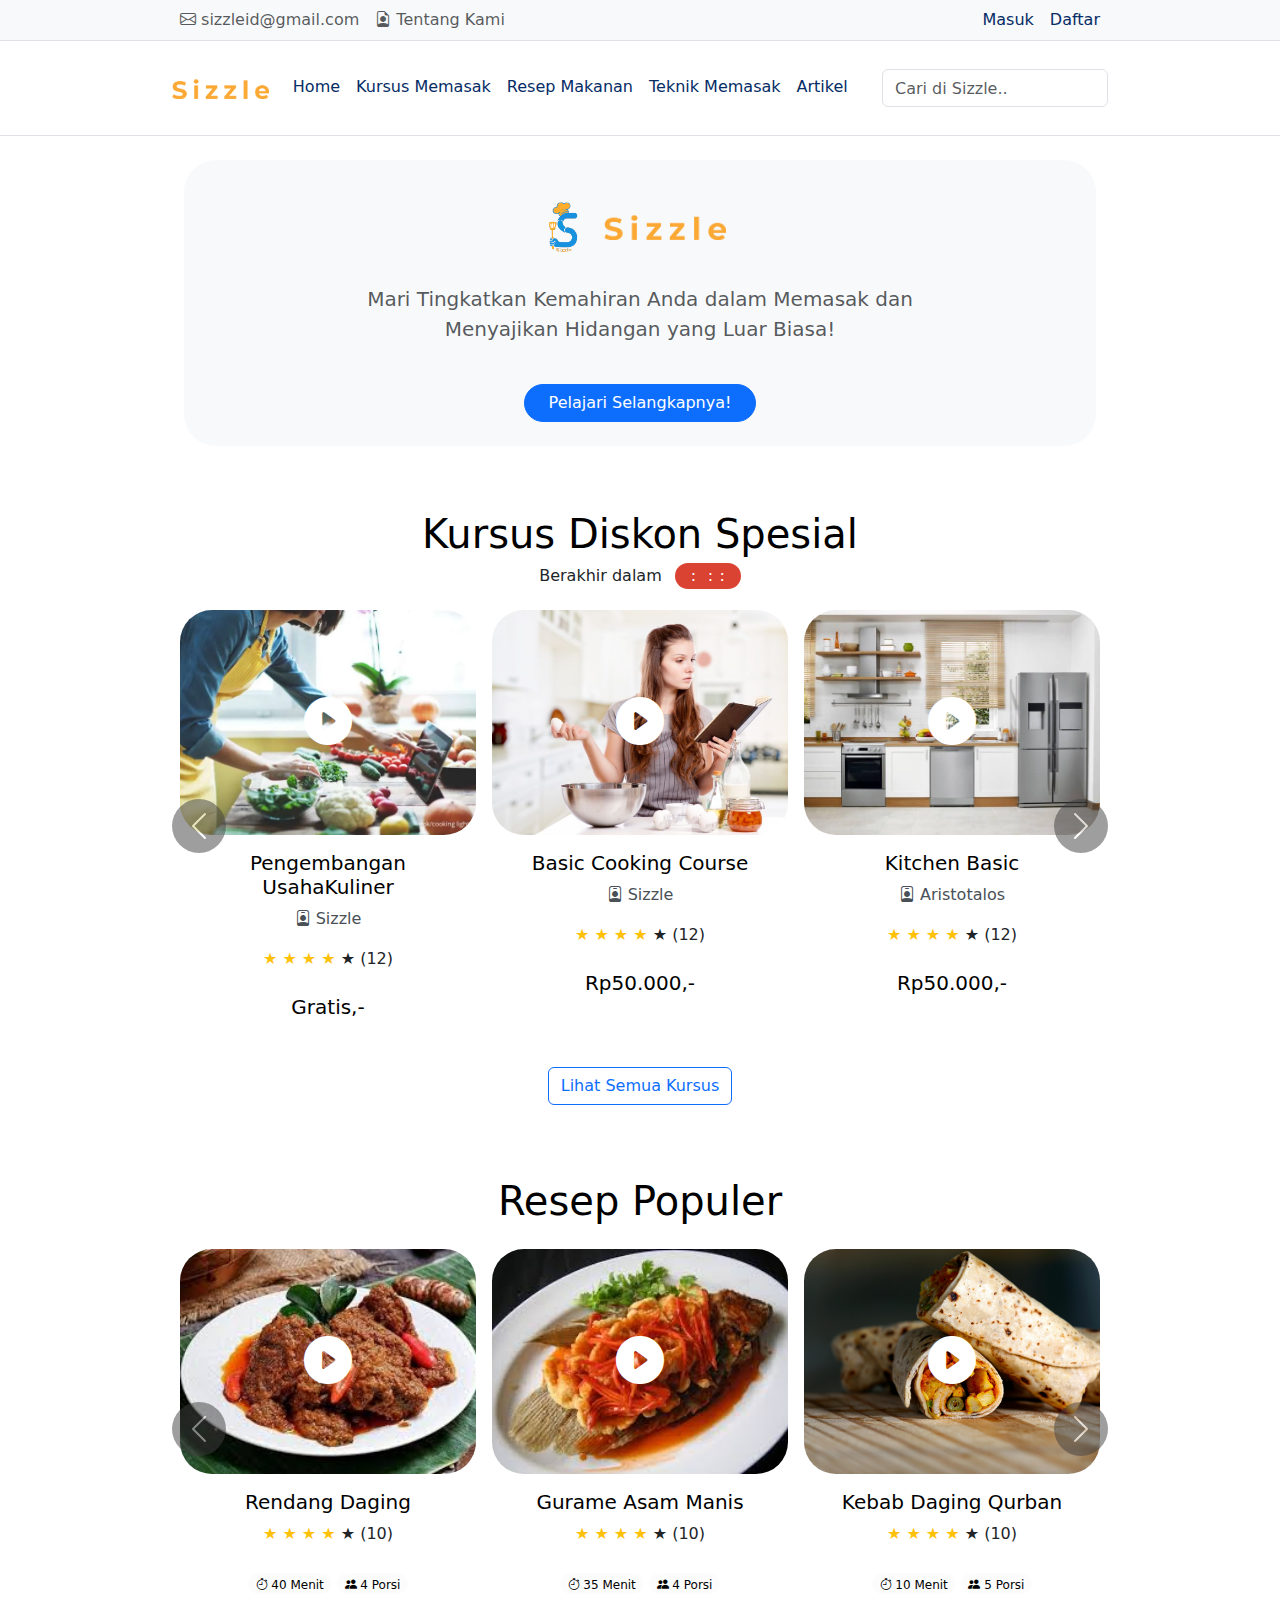
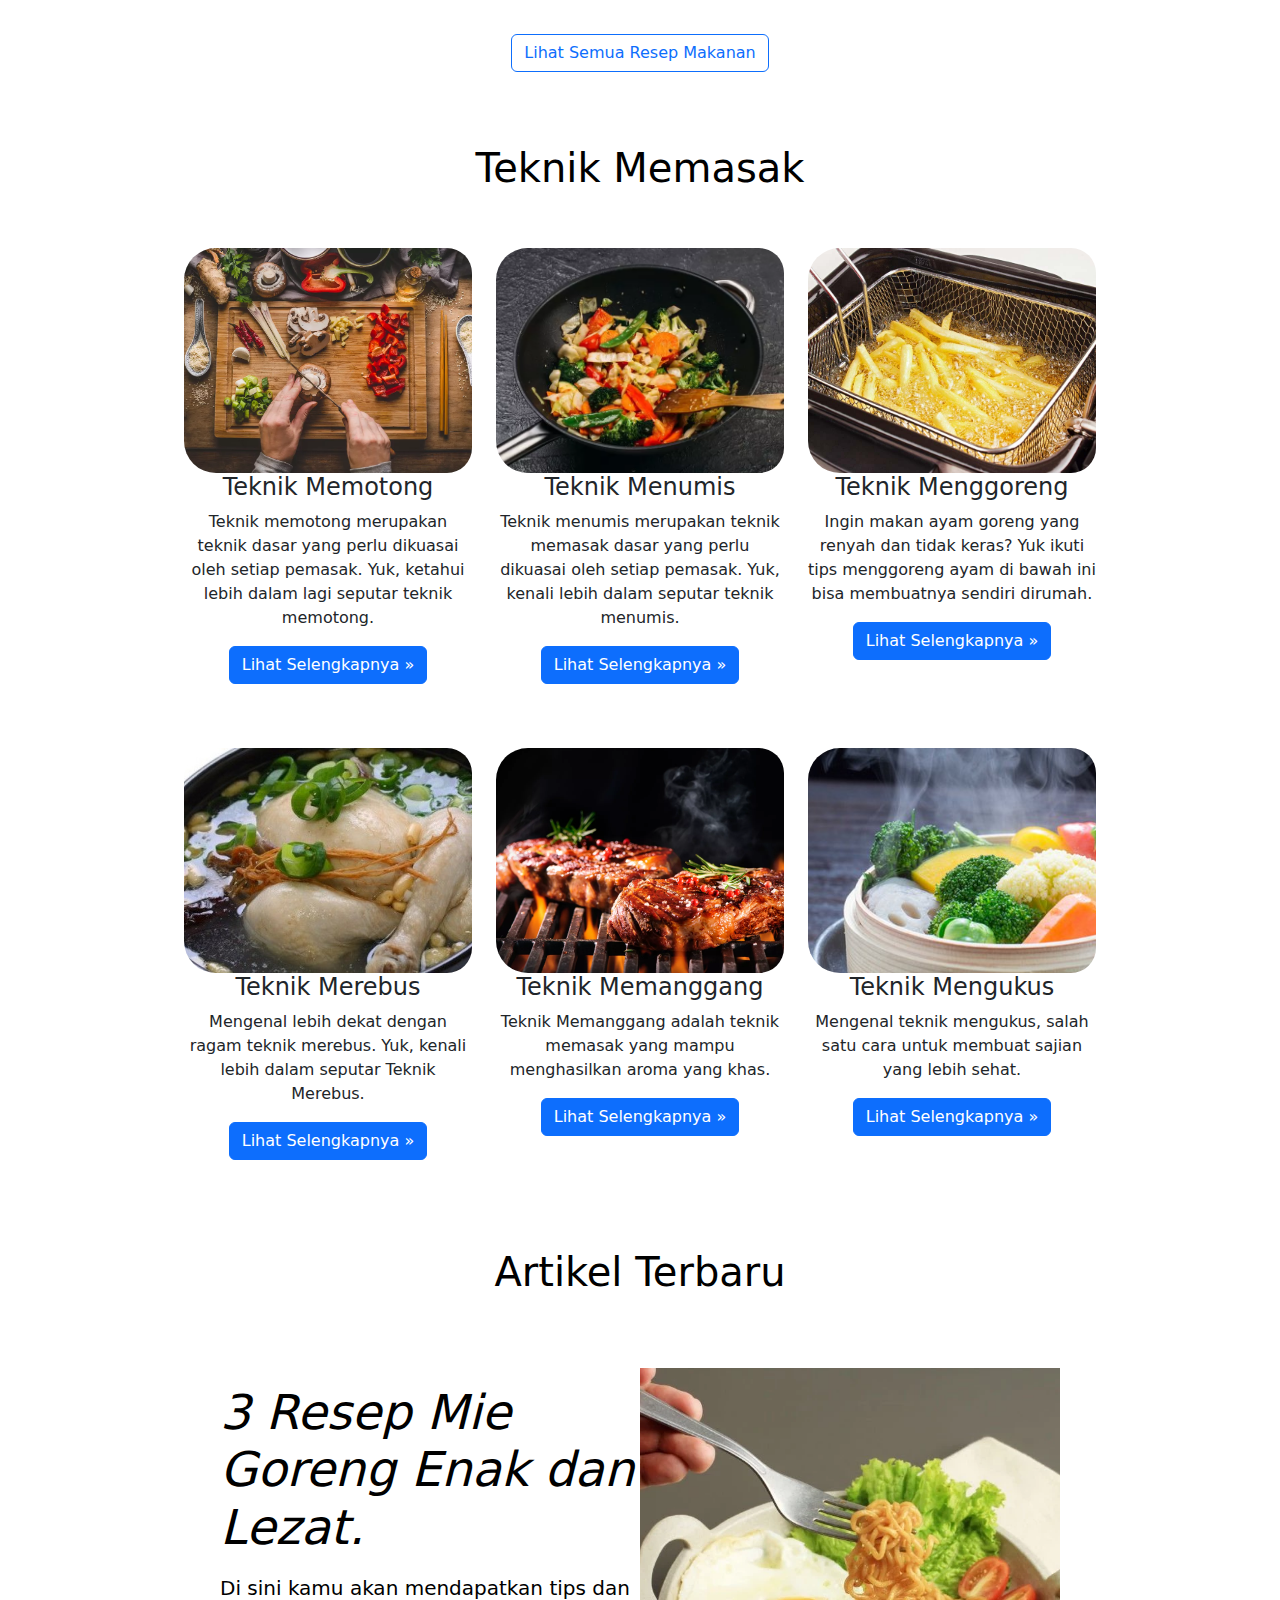
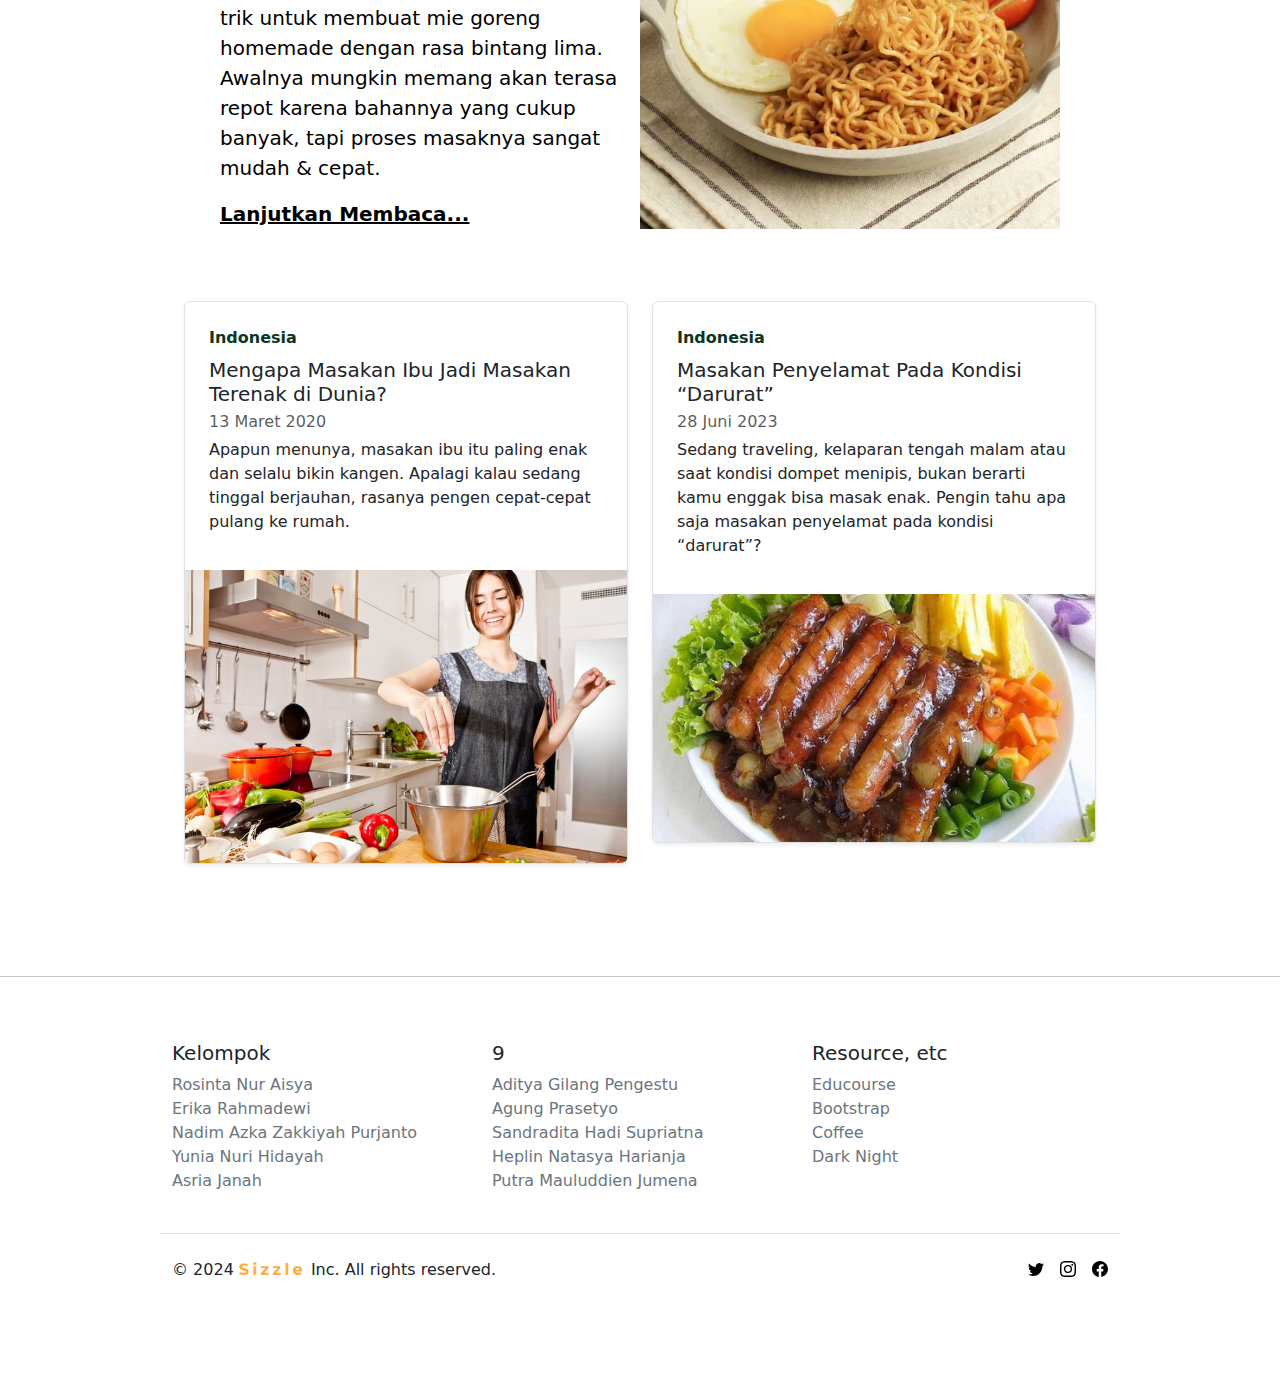
<file: index.html>
<!DOCTYPE html>
<html lang="en" data-bs-theme="auto">
  <head>
    <meta charset="utf-8">
    <meta name="viewport" content="width=device-width, initial-scale=1">
    <meta name="description" content="Kursus Memasak-Resep Makanan-Teknik Memasak">
    <meta name="author" content="Sizzle">
    <link rel="shortcut icon" type="image/png" href="assets/images/sizzle-logo.svg">
    <link rel="stylesheet" href="https://cdn.jsdelivr.net/npm/bootstrap-icons@1.11.3/font/bootstrap-icons.min.css"/>
    <link href="https://stackpath.bootstrapcdn.com/bootstrap/4.5.2/css/bootstrap.min.css" rel="stylesheet">
    <link href="assets/css/bootstrap.min.css" rel="stylesheet">
    <link href="assets/css/product.css" rel="stylesheet">
    <link href="assets/css/custom.css" rel="stylesheet">
    <link href="assets/css/home.css" rel="stylesheet">
    <title>Home - Sizzle</title>
  </head>
  <body>
    <nav class="bg-body-tertiary border-bottom">
      <div class="container d-flex flex-wrap">
        <ul class="nav me-auto">
          <li class="nav-item">
            <a
              href="#"
              class="nav-link link-body-emphasis px-2 bi bi-envelope text-body-secondary"
            >
              sizzleid@gmail.com</a
            >
          </li>
          <li class="nav-item">
            <a
              href="#"
              class="nav-link link-body-emphasis px-2 bi bi-file-earmark-person text-body-secondary"
            >
              Tentang Kami</a
            >
          </li>
        </ul>
        <ul class="nav">
          <li class="nav-item">
            <a
              href="login.html"
              class="nav-link link-body-emphasis px-2 text-primary-emphasis"
              >Masuk</a
            >
          </li>
          <li class="nav-item">
            <a
              href="register.html"
              class="nav-link link-body-emphasis px-2 text-primary-emphasis"
              >Daftar</a
            >
          </li>
        </ul>
      </div>
    </nav>
    <header class="mb-4 py-3 border-bottom px-5">
      <nav
        class="navbar navbar-expand-lg rounded"
        aria-label="Eleventh navbar example"
      >
        <div class="container d-flex flex-wrap">
          <a href="index.html"
            ><img
              src="assets/images/sizzle_text.png"
              alt="Logo"
              class="me-3"
              height="20"
          /></a>
          <button
            class="navbar-toggler"
            type="button"
            data-bs-toggle="collapse"
            data-bs-target="#navbarsExample09"
            aria-controls="navbarsExample09"
            aria-expanded="false"
            aria-label="Toggle navigation"
          >
            <span class="navbar-toggler-icon"></span>
          </button>

          <div class="collapse navbar-collapse" id="navbarsExample09">
            <ul class="navbar-nav me-auto mb-2 mb-lg-0">
              <li class="nav-item">
                <a
                  class="nav-link link-body-emphasis text-primary-emphasis"
                  href="index.html"
                  >Home</a
                >
              </li>
              <li class="nav-item">
                <a
                  class="nav-link link-body-emphasis text-primary-emphasis"
                  href="kursus.html"
                  >Kursus Memasak</a
                >
              </li>
              <li class="nav-item">
                <a
                  class="nav-link link-body-emphasis text-primary-emphasis"
                  href="resep.html"
                  >Resep Makanan</a
                >
              </li>
              <li class="nav-item dropdown">
                <a href="teknik_memasak.html"
                  class="nav-link link-body-emphasis text-primary-emphasis"
                  data-bs-toggle="dropdown"
                  aria-expanded="false"
                  >Teknik Memasak</a
                >
                <ul class="dropdown-menu">
                  <li>
                    <a class="dropdown-item" href="coming_soon.html"
                      >Teknik Memotong</a
                    >
                  </li>
                  <li>
                    <a class="dropdown-item" href="coming_soon.html"
                      >Teknik Menumis</a
                    >
                  </li>
                  <li>
                    <a class="dropdown-item" href="coming_soon.html"
                      >Teknik Menggoreng</a
                    >
                  </li>
                  <li>
                    <a class="dropdown-item" href="coming_soon.html"
                      >Teknik Merebus</a
                    >
                  </li>
                  <li>
                    <a class="dropdown-item" href="coming_soon.html"
                      >Teknik Memanggas</a
                    >
                  </li>
                  <li>
                    <a class="dropdown-item" href="coming_soon.html"
                      >Teknik Mengukus</a
                    >
                  </li>
                </ul>
              </li>
                  <li class="nav-item">
                    <a
                      class="nav-link link-body-emphasis text-primary-emphasis"
                      href="artikel-masak.html"
                      >Artikel</a
                    >
                  </li>
           
            </ul>
            <form role="search">
              <input
                class="form-control text-primary-emphasis"
                id="filter"
                type="search"
                placeholder="Cari di Sizzle.."
                aria-label="Search"
              />
            </form>
          </div>
        </div>
      </nav>
    </header>
    <main>
      <div class="container">
        <div class="container my-3">
          <div class="p-3 text-center bg-body-tertiary rounded-5"><br>
            <h1 class="text-body-emphasis"><img src="assets/images/sizzle-logo.svg" alt="Logo" height="50" class="rounded-circle me-3"><img src="assets/images/sizzle_text.png" alt="Logo" class="me-3" height="25"></h1><br>
            <p class="col-lg-8 mx-auto fs-5 text-muted" style="color: #FBA834;">
              Mari Tingkatkan Kemahiran Anda dalam Memasak dan Menyajikan Hidangan yang Luar Biasa!
            </p>
            <div class="d-inline-flex gap-2 mb-2 mt-4">
              <a class="d-inline-flex align-items-center btn btn-primary px-4 rounded-pill" type="button" href="kursus.html">
                Pelajari Selangkapnya! 
              </a>
            </div>
          </div>
        </div>
        <br>
        <div class="col-md-12 text-center mb-4 mt-4">
          <div class="justify-content-between">
            <h1 class="text-body-emphasis fw-light">Kursus Diskon Spesial</h1>
            <h4 class="timer fs-6">Berakhir dalam 
              <span id="countdown"><span id="day"></span>:
              <span id="hour"></span>:<span id="minute"></span>:
              <span id="second"></span></span></span>
            </h4>
          </div>
        </div>
        <div id="carouselExampleCaptions1" class="carousel slide">
          <div class="carousel-inner">
            <div class="carousel-item">
              <div class="card shadow-none rounded-3 border-0">
                <div class="position-relative">
                  <div class="img-wrapper">
                    <img src="assets/images/kursus_pengembangan.jpg" class="rounded-5" alt="Kursus Pengembangan">
                  </div>
                  <i
                    class="bi bi-play-circle-fill position-absolute top-50 start-50 translate-middle text-white"
                    style="font-size: 3rem"
                  ></i>
                </div>
                <div class="card-body">
                  <div class="text-center">
                    <h5 class="card-title text-body-emphasis fw-normal">Pengembangan UsahaKuliner</h5>
                    <p class="card-text text-light-emphasis bi bi-person-badge"> Sizzle</p>
                    <div class="rating">
                      <span class="star text-warning">&#9733;</span>
                      <span class="star text-warning">&#9733;</span>
                      <span class="star text-warning">&#9733;</span>
                      <span class="star text-warning">&#9733;</span>
                      <span class="star">&#9733; (12)</span>
                    </div>
                    <br />
                    <h5 class="text-body-emphasis fw-normal">Gratis,-</h5>
                  </div>
                </div>
              </div>
            </div>
            <div class="carousel-item">
              <div class="card shadow-none rounded-3 border-0">
                <div class="position-relative">
                  <div class="img-wrapper"><img src="assets/images/kursus_basic.jpg" class="rounded-5" alt="Kursus Basic"></div>
                  <i
                    class="bi bi-play-circle-fill position-absolute top-50 start-50 translate-middle text-white"
                    style="font-size: 3rem"
                  ></i>
                </div>
                <div class="card-body">
                  <div class="text-center">
                    <h5 class="card-title text-body-emphasis fw-normal">Basic Cooking Course</h5>
                    <p class="card-text text-light-emphasis bi bi-person-badge"> Sizzle</p>
                    <div class="rating">
                      <span class="star text-warning">&#9733;</span>
                      <span class="star text-warning">&#9733;</span>
                      <span class="star text-warning">&#9733;</span>
                      <span class="star text-warning">&#9733;</span>
                      <span class="star">&#9733; (12)</span>
                    </div>
                    <br />
                    <h5 class="text-body-emphasis fw-normal">Rp50.000,-</h5>
                    </div>
                </div>
              </div>
            </div>
            <div class="carousel-item">
              <div class="card shadow-none rounded-3 border-0">
                <div class="position-relative">
                  <div class="img-wrapper"><img src="assets/images/kursus_kitchen.jpg" class="rounded-5" alt="Kursus Kitchen Basic"></div>
                  <i
                    class="bi bi-play-circle-fill position-absolute top-50 start-50 translate-middle text-white"
                    style="font-size: 3rem"
                  ></i>
                </div>
                <div class="card-body">
                  <div class="text-center">
                    <h5 class="card-title text-body-emphasis fw-normal">Kitchen Basic</h5>
                    <p class="card-text text-light-emphasis bi bi-person-badge"> Aristotalos</p>
                    <div class="rating">
                      <span class="star text-warning">&#9733;</span>
                      <span class="star text-warning">&#9733;</span>
                      <span class="star text-warning">&#9733;</span>
                      <span class="star text-warning">&#9733;</span>
                      <span class="star">&#9733; (12)</span>
                    </div>
                    <br />
                    <h5 class="text-body-emphasis fw-normal">Rp50.000,-</h5>
                  </div>
                </div>
              </div>
            </div>
            <div class="carousel-item">
              <div class="card shadow-none rounded-3 border-0">
                <div class="position-relative">
                  <div class="img-wrapper"><img src="assets/images/kursus_boga_dasar.jpg" class="rounded-5" alt="Kursus Boga Dasar 1"></div>
                  <i
                    class="bi bi-play-circle-fill position-absolute top-50 start-50 translate-middle text-white"
                    style="font-size: 3rem"
                  ></i>
                </div>
                <div class="card-body">
                  <div class="text-center">
                    <h5 class="card-title text-body-emphasis fw-normal">Pengantar Boga Dasar 1</h5>
                    <p class="card-text text-light-emphasis bi bi-person-badge"> Sizzle</p>
                    <div class="rating">
                      <span class="star text-warning">&#9733;</span>
                      <span class="star text-warning">&#9733;</span>
                      <span class="star text-warning">&#9733;</span>
                      <span class="star text-warning">&#9733;</span>
                      <span class="star">&#9733; (12)</span>
                    </div>
                    <br />
                    <h5 class="text-body-emphasis fw-normal">Gratis,-</h5>
                  </div>
                </div>
              </div>
            </div>
            <div class="carousel-item">
              <div class="card shadow-none rounded-3 border-0">
                <div class="position-relative">
                  <div class="img-wrapper"><img src="assets/images/kursus_beginner.jpg" class="rounded-5" alt="Kursus Beginner"></div>
                  <i
                    class="bi bi-play-circle-fill position-absolute top-50 start-50 translate-middle text-white"
                    style="font-size: 3rem"
                  ></i>
                </div>
                <div class="card-body">
                  <div class="text-center">
                    <h5 class="card-title text-body-emphasis fw-normal">Cooking for Beginners</h5>
                    <p class="card-text text-light-emphasis bi bi-person-badge"> Aristotalos</p>
                    <div class="rating">
                      <span class="star text-warning">&#9733;</span>
                      <span class="star text-warning">&#9733;</span>
                      <span class="star text-warning">&#9733;</span>
                      <span class="star text-warning">&#9733;</span>
                      <span class="star">&#9733; (12)</span>
                    </div>
                    <br />
                    <h5 class="text-body-emphasis fw-normal">Rp50.000,-</h5>
                  </div>
                </div>
              </div>
            </div>
          </div>
          <button class="carousel-control-prev" type="button" data-bs-target="#carouselExampleCaptions" data-bs-slide="prev">
            <span class="carousel-control-prev-icon" aria-hidden="true"></span>
            <span class="visually-hidden">Previous</span>
          </button>
          <button class="carousel-control-next" type="button" data-bs-target="#carouselExampleCaptions" data-bs-slide="next">
            <span class="carousel-control-next-icon" aria-hidden="true"></span>
            <span class="visually-hidden">Next</span>
          </button>
        </div>
      <div class="col-md-12 text-center mt-4 mb-5">
        <a href="kursus.html" class="btn btn-outline-primary">Lihat Semua Kursus</a>
      </div>
      <br>
      <div class="col-md-12 text-center mb-4">
          <h1 class="text-body-emphasis fw-light">Resep Populer</h1>
      </div>
      <div id="carouselExampleCaptions2" class="carousel slide">
        <div class="carousel-inner">
          <div class="carousel-item">
            <div class="card shadow-none rounded-3 border-0">
              <div class="position-relative">
                <div class="img-wrapper"><img src="assets/images/resep_rendang.jpg" class="rounded-5" alt="Resep Rendang"></div>
                <i
                  class="bi bi-play-circle-fill position-absolute top-50 start-50 translate-middle text-white"
                  style="font-size: 3rem"
                ></i>
              </div>
              <div class="card-body">
                <div class="text-center">
                  <h5 class="text-body-emphasis fw-normal">Rendang Daging</h5>
                  <div class="rating">
                    <span class="star text-warning">&#9733;</span>
                    <span class="star text-warning">&#9733;</span>
                    <span class="star text-warning">&#9733;</span>
                    <span class="star text-warning">&#9733;</span>
                    <span class="star">&#9733; (10)</span>
                  </div>
                  <br />
                  <span
                    class="badge bg-light-subtle text-body-emphasis fw-normal rounded-pill bi bi-stopwatch"
                  >
                    40 Menit
                  </span>
                  <span
                    class="badge bg-light-subtle text-body-emphasis fw-normal rounded-pill bi bi-people-fill"
                  >
                    4 Porsi
                  </span>
                </div>
              </div>
            </div>
          </div>
          <div class="carousel-item">
            <div class="card shadow-none rounded-3 border-0">
              <div class="position-relative">
                <div class="img-wrapper"><img src="assets/images/resep_gurame.jpg" class="rounded-5" alt="Resep Rendang"></div>
                <i
                  class="bi bi-play-circle-fill position-absolute top-50 start-50 translate-middle text-white"
                  style="font-size: 3rem"
                ></i>
              </div>
              <div class="card-body">
                <div class="text-center">
                  <h5 class="text-body-emphasis fw-normal">Gurame Asam Manis</h5>
                  <div class="rating">
                    <span class="star text-warning">&#9733;</span>
                    <span class="star text-warning">&#9733;</span>
                    <span class="star text-warning">&#9733;</span>
                    <span class="star text-warning">&#9733;</span>
                    <span class="star">&#9733; (10)</span>
                  </div>
                  <br />
                  <span
                    class="badge bg-light-subtle text-body-emphasis fw-normal rounded-pill bi bi-stopwatch"
                  >
                    35 Menit
                  </span>
                  <span
                    class="badge bg-light-subtle text-body-emphasis fw-normal rounded-pill bi bi-people-fill"
                  >
                    4 Porsi
                  </span>
                </div>
              </div>
            </div>
          </div>
          <div class="carousel-item">
            <div class="card shadow-none rounded-3 border-0">
              <div class="position-relative">
                <div class="img-wrapper"><img src="assets/images/resep_kebab.jpg" class="rounded-5" alt="Resep Rendang"></div>
                <i
                  class="bi bi-play-circle-fill position-absolute top-50 start-50 translate-middle text-white"
                  style="font-size: 3rem"
                ></i>
              </div>
              <div class="card-body">
                <div class="text-center">
                  <h5 class="text-body-emphasis fw-normal">Kebab Daging Qurban</h5>
                  <div class="rating">
                    <span class="star text-warning">&#9733;</span>
                    <span class="star text-warning">&#9733;</span>
                    <span class="star text-warning">&#9733;</span>
                    <span class="star text-warning">&#9733;</span>
                    <span class="star">&#9733; (10)</span>
                  </div>
                  <br />
                  <span
                    class="badge bg-light-subtle text-body-emphasis fw-normal rounded-pill bi bi-stopwatch"
                  >
                    10 Menit
                  </span>
                  <span
                    class="badge bg-light-subtle text-body-emphasis fw-normal rounded-pill bi bi-people-fill"
                  >
                    5 Porsi
                  </span>
                </div>
              </div>
            </div>
          </div>
          <div class="carousel-item">
            <div class="card shadow-none rounded-3 border-0">
              <div class="position-relative">
                <div class="img-wrapper"><img src="assets/images/resep_sate.jpg" class="rounded-5" alt="Resep Rendang"></div>
                <i
                  class="bi bi-play-circle-fill position-absolute top-50 start-50 translate-middle text-white"
                  style="font-size: 3rem"
                ></i>
              </div>
              <div class="card-body">
                <div class="text-center">
                  <h5 class="text-body-emphasis fw-normal">Sate Rembiga Khas Lombok</h5>
                  <div class="rating">
                    <span class="star text-warning">&#9733;</span>
                    <span class="star text-warning">&#9733;</span>
                    <span class="star text-warning">&#9733;</span>
                    <span class="star text-warning">&#9733;</span>
                    <span class="star">&#9733; (10)</span>
                  </div>
                  <br />
                  <span
                    class="badge bg-light-subtle text-body-emphasis fw-normal rounded-pill bi bi-stopwatch"
                  >
                    2 Jam
                  </span>
                  <span
                    class="badge bg-light-subtle text-body-emphasis fw-normal rounded-pill bi bi-people-fill"
                  >
                    4 Porsi
                  </span>
                </div>
              </div>
            </div>
          </div>
          <div class="carousel-item">
            <div class="card shadow-none rounded-3 border-0">
              <div class="position-relative">
                <div class="img-wrapper"><img src="assets/images/resep_klepon.jpg" class="rounded-5" alt="Resep Rendang"></div>
                <i
                  class="bi bi-play-circle-fill position-absolute top-50 start-50 translate-middle text-white"
                  style="font-size: 3rem"
                ></i>
              </div>
              <div class="card-body">
                <div class="text-center">
                  <h5 class="text-body-emphasis fw-normal">Klepon Gula Merah</h5>
                  <div class="rating">
                    <span class="star text-warning">&#9733;</span>
                    <span class="star text-warning">&#9733;</span>
                    <span class="star text-warning">&#9733;</span>
                    <span class="star text-warning">&#9733;</span>
                    <span class="star">&#9733; (10)</span>
                  </div>
                  <br />
                  <span
                    class="badge bg-light-subtle text-body-emphasis fw-normal rounded-pill bi bi-stopwatch"
                  >
                    25 Menit
                  </span>
                  <span
                    class="badge bg-light-subtle text-body-emphasis fw-normal rounded-pill bi bi-people-fill"
                  >
                    6 Porsi
                  </span>
                </div>
              </div>
            </div>
          </div>
          <div class="carousel-item">
            <div class="card shadow-none rounded-3 border-0">
              <div class="position-relative">
                <div class="img-wrapper"><img src="assets/images/resep_rawon.jpg" class="rounded-5" alt="Resep Rendang"></div>
                <i
                  class="bi bi-play-circle-fill position-absolute top-50 start-50 translate-middle text-white"
                  style="font-size: 3rem"
                ></i>
              </div>
              <div class="card-body">
                <div class="text-center">
                  <h5 class="text-body-emphasis fw-normal">Rawon Daging</h5>
                  <div class="rating">
                    <span class="star text-warning">&#9733;</span>
                    <span class="star text-warning">&#9733;</span>
                    <span class="star text-warning">&#9733;</span>
                    <span class="star text-warning">&#9733;</span>
                    <span class="star">&#9733; (10)</span>
                  </div>
                  <br />
                  <span
                    class="badge bg-light-subtle text-body-emphasis fw-normal rounded-pill bi bi-stopwatch"
                  >
                    30 Menit
                  </span>
                  <span
                    class="badge bg-light-subtle text-body-emphasis fw-normal rounded-pill bi bi-people-fill"
                  >
                    5 Porsi
                  </span>
                </div>
              </div>
            </div>
          </div>
        </div>
        <button class="carousel-control-prev" type="button" data-bs-target="#carouselExampleCaptions" data-bs-slide="prev">
          <span class="carousel-control-prev-icon" aria-hidden="true"></span>
          <span class="visually-hidden">Previous</span>
        </button>
        <button class="carousel-control-next" type="button" data-bs-target="#carouselExampleCaptions" data-bs-slide="next">
          <span class="carousel-control-next-icon" aria-hidden="true"></span>
          <span class="visually-hidden">Next</span>
        </button>
      </div>
      <div class="col-md-12 text-center mt-4 mb-5">
        <a href="resep.html" class="btn btn-outline-primary">Lihat Semua Resep Makanan</a>
      </div>
      <br>
      <div class="container marketing">
            <div class="col-md-12 text-center">
              <h1 class="text-body-emphasis fw-light">Teknik Memasak</h1>
              </div><br><br>
        <div class="row">
            <div class="col-lg-4 text-center mb-5">
              <div class="position-relative">
                <img src="assets/images/teknik_memotong.jpe" class="rounded-5" alt="">
              </div>
                <h4 class="fw-normal">Teknik Memotong</h4>
                <p class="fw-light text-center">Teknik memotong merupakan teknik dasar yang perlu dikuasai oleh setiap pemasak. Yuk, ketahui lebih dalam lagi seputar teknik memotong.</p>
                <p><a class="btn btn-primary" href="coming_soon.html">Lihat Selengkapnya &raquo;</a></p>
            </div>
            <div class="col-lg-4 text-center mb-5">
              <div class="position-relative">
                <img src="assets/images/teknik_menumis.jpg" class="rounded-5" alt="">
              </div>
                <h4 class="fw-normal">Teknik Menumis</h4>
                <p class="fw-light text-center">Teknik menumis merupakan teknik memasak dasar yang perlu dikuasai oleh setiap pemasak. Yuk, kenali lebih dalam seputar teknik menumis.</p>
                <p><a class="btn btn-primary" href="coming_soon.html">Lihat Selengkapnya &raquo;</a></p>
            </div>
            <div class="col-lg-4 text-center mb-5">
              <div class="position-relative">
                <img src="assets/images/teknik_menggoreng.jpg" class="rounded-5" alt="">
              </div>
                <h4 class="fw-normal">Teknik Menggoreng</h4>
                <p class="fw-light text-center">Ingin makan ayam goreng yang renyah dan tidak keras? Yuk ikuti tips menggoreng ayam di bawah ini bisa membuatnya sendiri dirumah.</p>
                <p><a class="btn btn-primary" href="coming_soon.html">Lihat Selengkapnya &raquo;</a></p>
            </div>
            <div class="col-lg-4 text-center mb-5">
              <div class="position-relative">
                <img src="assets/images/teknik_merebus.jpg" class="rounded-5" alt="">
              </div>
                <h4 class="fw-normal">Teknik Merebus</h4>
                <p class="fw-light text-center">Mengenal lebih dekat dengan ragam teknik merebus. Yuk, kenali lebih dalam seputar Teknik Merebus.</p>
                <p><a class="btn btn-primary" href="coming_soon.html">Lihat Selengkapnya &raquo;</a></p>
            </div>
            <div class="col-lg-4 text-center mb-5">
              <div class="position-relative">
                <img src="assets/images/teknik_memanggang.jpe" class="rounded-5" alt="">
              </div>
                <h4 class="fw-normal">Teknik Memanggang</h4>
                <p class="fw-light text-center">Teknik Memanggang adalah teknik memasak yang mampu menghasilkan aroma yang khas.</p>
                <p><a class="btn btn-primary" href="coming_soon.html">Lihat Selengkapnya &raquo;</a></p>
            </div>
            <div class="col-lg-4 text-center mb-5">
              <div class="position-relative">
                <img src="assets/images/teknik_mengukus.jpg" class="rounded-5" alt="">
              </div>
                <h4 class="fw-normal">Teknik Mengukus</h4>
                <p class="fw-light text-center">Mengenal teknik mengukus, salah satu cara untuk membuat sajian yang lebih sehat.</p>
                <p><a class="btn btn-primary" href="coming_soon.html">Lihat Selengkapnya &raquo;</a></p>
            </div>
        </div><br>


      <div class="col-md-12 text-center mb-4">
        <h1 class="text-body-emphasis fw-light">Artikel Terbaru</h1>
      </div>
      <div class="p-4 p-md-5 mb-4 rounded text-body-emphasis">
        <div class="row">
            <div class="col-lg-6 px-0 order-lg-2">
                <img src="assets/images/artikel_1.jpg" class="img-fluid" style="width: 100%; height: 100%; object-fit: cover;">
            </div>
            <div class="col-lg-6 px-0 order-lg-1">
                <h1 class="display-5 fst-italic mt-3">3 Resep Mie Goreng Enak dan Lezat.</h1>
                <p class="lead my-3">Di sini kamu akan mendapatkan tips dan trik untuk membuat mie goreng homemade dengan rasa bintang lima. Awalnya mungkin memang akan terasa repot karena bahannya yang cukup banyak, tapi proses masaknya sangat mudah & cepat.</p>
                <p class="lead mb-0"><a href="coming_soon.html" class="text-body-emphasis fw-bold">Lanjutkan Membaca...</a></p>
            </div>
        </div>
      </div>
    
      <div class="row mb-5">
        <div class="col-md-6">
          <div class="row g-0 border rounded overflow-hidden flex-md-row mb-4 shadow-sm h-md-250">
            <div class="col p-4 d-flex flex-column position-static">
              <strong class="d-inline-block mb-2 text-success-emphasis">Indonesia</strong>
              <h5 class="mb-1">Mengapa Masakan Ibu Jadi Masakan Terenak di Dunia?</h5>
              <div class="mb-1 text-body-secondary">13 Maret 2020</div>
              <p class="card-text mb-auto">Apapun menunya, masakan ibu itu paling enak dan selalu bikin kangen. Apalagi kalau sedang tinggal berjauhan, rasanya pengen cepat-cepat pulang ke rumah.</p>
              <a href="coming_soon.html" class="icon-link gap-1 icon-link-hover stretched-link">
                <svg class="bi"><use xlink:href="#chevron-right"/></svg>
              </a>
            </div>
            <div class="cola-auto d-none d-lg-block">
              <img src="assets/images/artikel_2.jpg" class="bd-placeholder-img" width="100%" height="100%" role="img" aria-label="Placeholder: Thumbnail" alt="Thumbnail">
            </div>
          </div>
        </div>
        <div class="col-md-6">
          <div class="row g-0 border rounded overflow-hidden flex-md-row mb-4 shadow-sm h-md-250">
            <div class="col p-4 d-flex flex-column position-static">
              <strong class="d-inline-block mb-2 text-success-emphasis">Indonesia</strong>
              <h5 class="mb-1">Masakan Penyelamat Pada Kondisi “Darurat”</h5>
              <div class="mb-1 text-body-secondary">28 Juni 2023</div>
              <p class="mb-auto">Sedang traveling, kelaparan tengah malam atau saat kondisi dompet menipis, bukan berarti kamu enggak bisa masak enak. Pengin tahu apa saja masakan penyelamat pada kondisi “darurat”?</p>
              <a href="coming_soon.html" class="icon-link gap-1 icon-link-hover stretched-link">
                <svg class="bi"><use xlink:href="#chevron-right"/></svg>
              </a>
            </div>
            <div class="cola-auto d-none d-lg-block">
              <img src="assets/images/artikel_3.jpg" class="bd-placeholder-img" width="100%" height="100%" role="img" aria-label="Placeholder: Thumbnail" alt="Thumbnail">
            </div>
          </div>
        </div>
      </div>
      </div>
      <button onclick="scrollToTop()" id="scrollToTopBtn" title="Go to top" class="rounded-circle"><i class="bi bi-arrow-up-circle"></i></button>
    </main>
    <br>
    <hr>
    <footer class="container py-5">
      <div class="row">
        <div class="col-5 col-md">
          <h5>Kelompok</h5>
          <ul class="list-unstyled text-small">
            <li>
              <a
                class="link-secondary text-decoration-none"
                href="https://www.instagram.com/sya_isy/"
                >Rosinta Nur Aisya</a
              >
            </li>
            <li>
              <a
                class="link-secondary text-decoration-none"
                href="https://www.instagram.com/erikaradw/"
                >Erika Rahmadewi</a
              >
            </li>
            <li>
              <a
                class="link-secondary text-decoration-none"
                href="https://www.instagram.com/nazkact/"
                >Nadim Azka Zakkiyah Purjanto</a
              >
            </li>
            <li>
              <a
                class="link-secondary text-decoration-none"
                href="https://www.instagram.com/yunianuri_/"
                >Yunia Nuri Hidayah</a
              >
            </li>
            <li>
              <a
                class="link-secondary text-decoration-none"
                href="https://www.instagram.com/asria_janah/"
                >Asria Janah</a
              >
            </li>
          </ul>
        </div>
        <div class="col-5 col-md">
          <h5>9</h5>
          <ul class="list-unstyled text-small">
            <li>
              <a
                class="link-secondary text-decoration-none"
                href="https://www.instagram.com/_glng7/"
                >Aditya Gilang Pengestu</a
              >
            </li>
            <li>
              <a
                class="link-secondary text-decoration-none"
                href="https://www.instagram.com/agungpraz31/"
                >Agung Prasetyo</a
              >
            </li>
            <li>
              <a
                class="link-secondary text-decoration-none"
                href="https://www.instagram.com/sandraahadid"
                >Sandradita Hadi Supriatna</a
              >
            </li>
            <li>
              <a
                class="link-secondary text-decoration-none"
                href="https://www.instagram.com/havyolo/"
                >Heplin Natasya Harianja</a
              >
            </li>
            <li>
              <a
                class="link-secondary text-decoration-none"
                href="https://www.instagram.com/putramlddien/"
                >Putra Mauluddien Jumena</a
              >
            </li>
          </ul>
        </div>
        <div class="col-5 col-md">
          <h5>Resource, etc</h5>
          <ul class="list-unstyled text-small">
            <li>
              <a
                class="link-secondary text-decoration-none"
                href="https://educourse.id/"
                >Educourse</a
              >
            </li>
            <li>
              <a
                class="link-secondary text-decoration-none"
                href="https://getbootstrap.com/"
                >Bootstrap</a
              >
            </li>
            <li>
              <a class="link-secondary text-decoration-none" href="#">Coffee</a>
            </li>
            <li>
              <a class="link-secondary text-decoration-none" href="#"
                >Dark Night</a
              >
            </li>
          </ul>
        </div>

        <div
          class="d-flex flex-column flex-sm-row justify-content-between py-4 my-4 border-top"
        >
          <p>
            &copy; 2024
            <img
              src="assets/images/sizzle_text.png"
              alt="Logo"
              class="me-1 mb-1"
              height="13"
            />
            Inc. All rights reserved.
          </p>
          <ul class="list-unstyled d-flex">
            <li class="ms-3">
              <a
                class="link-body-emphasis"
                href="https://www.instagram.com/putramlddien/"
                ><svg
                  xmlns="http://www.w3.org/2000/svg"
                  width="16"
                  height="16"
                  fill="currentColor"
                  class="bi bi-twitter"
                  viewBox="0 0 16 16"
                >
                  <path
                    d="M5.026 15c6.038 0 9.341-5.003 9.341-9.334q.002-.211-.006-.422A6.7 6.7 0 0 0 16 3.542a6.7 6.7 0 0 1-1.889.518 3.3 3.3 0 0 0 1.447-1.817 6.5 6.5 0 0 1-2.087.793A3.286 3.286 0 0 0 7.875 6.03a9.32 9.32 0 0 1-6.767-3.429 3.29 3.29 0 0 0 1.018 4.382A3.3 3.3 0 0 1 .64 6.575v.045a3.29 3.29 0 0 0 2.632 3.218 3.2 3.2 0 0 1-.865.115 3 3 0 0 1-.614-.057 3.28 3.28 0 0 0 3.067 2.277A6.6 6.6 0 0 1 .78 13.58a6 6 0 0 1-.78-.045A9.34 9.34 0 0 0 5.026 15"
                  /></svg></a>
            </li>
            <li class="ms-3">
              <a
                class="link-body-emphasis"
                href="https://www.instagram.com/putramlddien/"
                ><svg
                  xmlns="http://www.w3.org/2000/svg"
                  width="16"
                  height="16"
                  fill="currentColor"
                  class="bi bi-instagram"
                  viewBox="0 0 16 16"
                >
                  <path
                    d="M8 0C5.829 0 5.556.01 4.703.048 3.85.088 3.269.222 2.76.42a3.9 3.9 0 0 0-1.417.923A3.9 3.9 0 0 0 .42 2.76C.222 3.268.087 3.85.048 4.7.01 5.555 0 5.827 0 8.001c0 2.172.01 2.444.048 3.297.04.852.174 1.433.372 1.942.205.526.478.972.923 1.417.444.445.89.719 1.416.923.51.198 1.09.333 1.942.372C5.555 15.99 5.827 16 8 16s2.444-.01 3.298-.048c.851-.04 1.434-.174 1.943-.372a3.9 3.9 0 0 0 1.416-.923c.445-.445.718-.891.923-1.417.197-.509.332-1.09.372-1.942C15.99 10.445 16 10.173 16 8s-.01-2.445-.048-3.299c-.04-.851-.175-1.433-.372-1.941a3.9 3.9 0 0 0-.923-1.417A3.9 3.9 0 0 0 13.24.42c-.51-.198-1.092-.333-1.943-.372C10.443.01 10.172 0 7.998 0zm-.717 1.442h.718c2.136 0 2.389.007 3.232.046.78.035 1.204.166 1.486.275.373.145.64.319.92.599s.453.546.598.92c.11.281.24.705.275 1.485.039.843.047 1.096.047 3.231s-.008 2.389-.047 3.232c-.035.78-.166 1.203-.275 1.485a2.5 2.5 0 0 1-.599.919c-.28.28-.546.453-.92.598-.28.11-.704.24-1.485.276-.843.038-1.096.047-3.232.047s-2.39-.009-3.233-.047c-.78-.036-1.203-.166-1.485-.276a2.5 2.5 0 0 1-.92-.598 2.5 2.5 0 0 1-.6-.92c-.109-.281-.24-.705-.275-1.485-.038-.843-.046-1.096-.046-3.233s.008-2.388.046-3.231c.036-.78.166-1.204.276-1.486.145-.373.319-.64.599-.92s.546-.453.92-.598c.282-.11.705-.24 1.485-.276.738-.034 1.024-.044 2.515-.045zm4.988 1.328a.96.96 0 1 0 0 1.92.96.96 0 0 0 0-1.92m-4.27 1.122a4.109 4.109 0 1 0 0 8.217 4.109 4.109 0 0 0 0-8.217m0 1.441a2.667 2.667 0 1 1 0 5.334 2.667 2.667 0 0 1 0-5.334"
                  /></svg></a>
            </li>
            <li class="ms-3">
              <a
                class="link-body-emphasis"
                href="https://www.instagram.com/putramlddien/"
                ><svg
                  xmlns="http://www.w3.org/2000/svg"
                  width="16"
                  height="16"
                  fill="currentColor"
                  class="bi bi-facebook"
                  viewBox="0 0 16 16"
                >
                  <path
                    d="M16 8.049c0-4.446-3.582-8.05-8-8.05C3.58 0-.002 3.603-.002 8.05c0 4.017 2.926 7.347 6.75 7.951v-5.625h-2.03V8.05H6.75V6.275c0-2.017 1.195-3.131 3.022-3.131.876 0 1.791.157 1.791.157v1.98h-1.009c-.993 0-1.303.621-1.303 1.258v1.51h2.218l-.354 2.326H9.25V16c3.824-.604 6.75-3.934 6.75-7.951"
                  /></svg></a>
            </li>
          </ul>
        </div>
      </div>
    </footer>

    <script src="assets/js/bootstrap.bundle.min.js"></script>
    <script src="assets/js/color-modes.js"></script>
    <script src="assets/js/search.js"></script>
    <script src="assets/js/top-scroll.js"></script>
    <script src="assets/js/corousel.js"></script>
    <script src="assets/js/jquery.min.js"></script>
    <script src="https://cdn.jsdelivr.net/npm/@popperjs/core@2.5.4/dist/umd/popper.min.js"></script>
    <script>
      let day = document.getElementById("day");
      let hour = document.getElementById("hour");
      let minute = document.getElementById("minute");
      let second = document.getElementById("second");
      let interval = setInterval(function() {
        let now = new Date();
        let endDate = new Date("2024-05-10T00:00:00");
        let distance = endDate.getTime() - now.getTime();
        let days = Math.floor(distance / (1000 * 60 * 60 * 24));
        let hours = Math.floor((distance % (1000 * 60 * 60 * 24)) / (1000 * 60 * 60));
        let minutes = Math.floor((distance % (1000 * 60 * 60)) / (1000 * 60));
        let seconds = Math.floor((distance % (1000 * 60)) / 1000);
        day.innerHTML = days;
        hour.innerHTML = hours;
        minute.innerHTML = minutes;
        second.innerHTML = seconds;
      }, 1000);
    </script>
  </body>
</html>
</file>
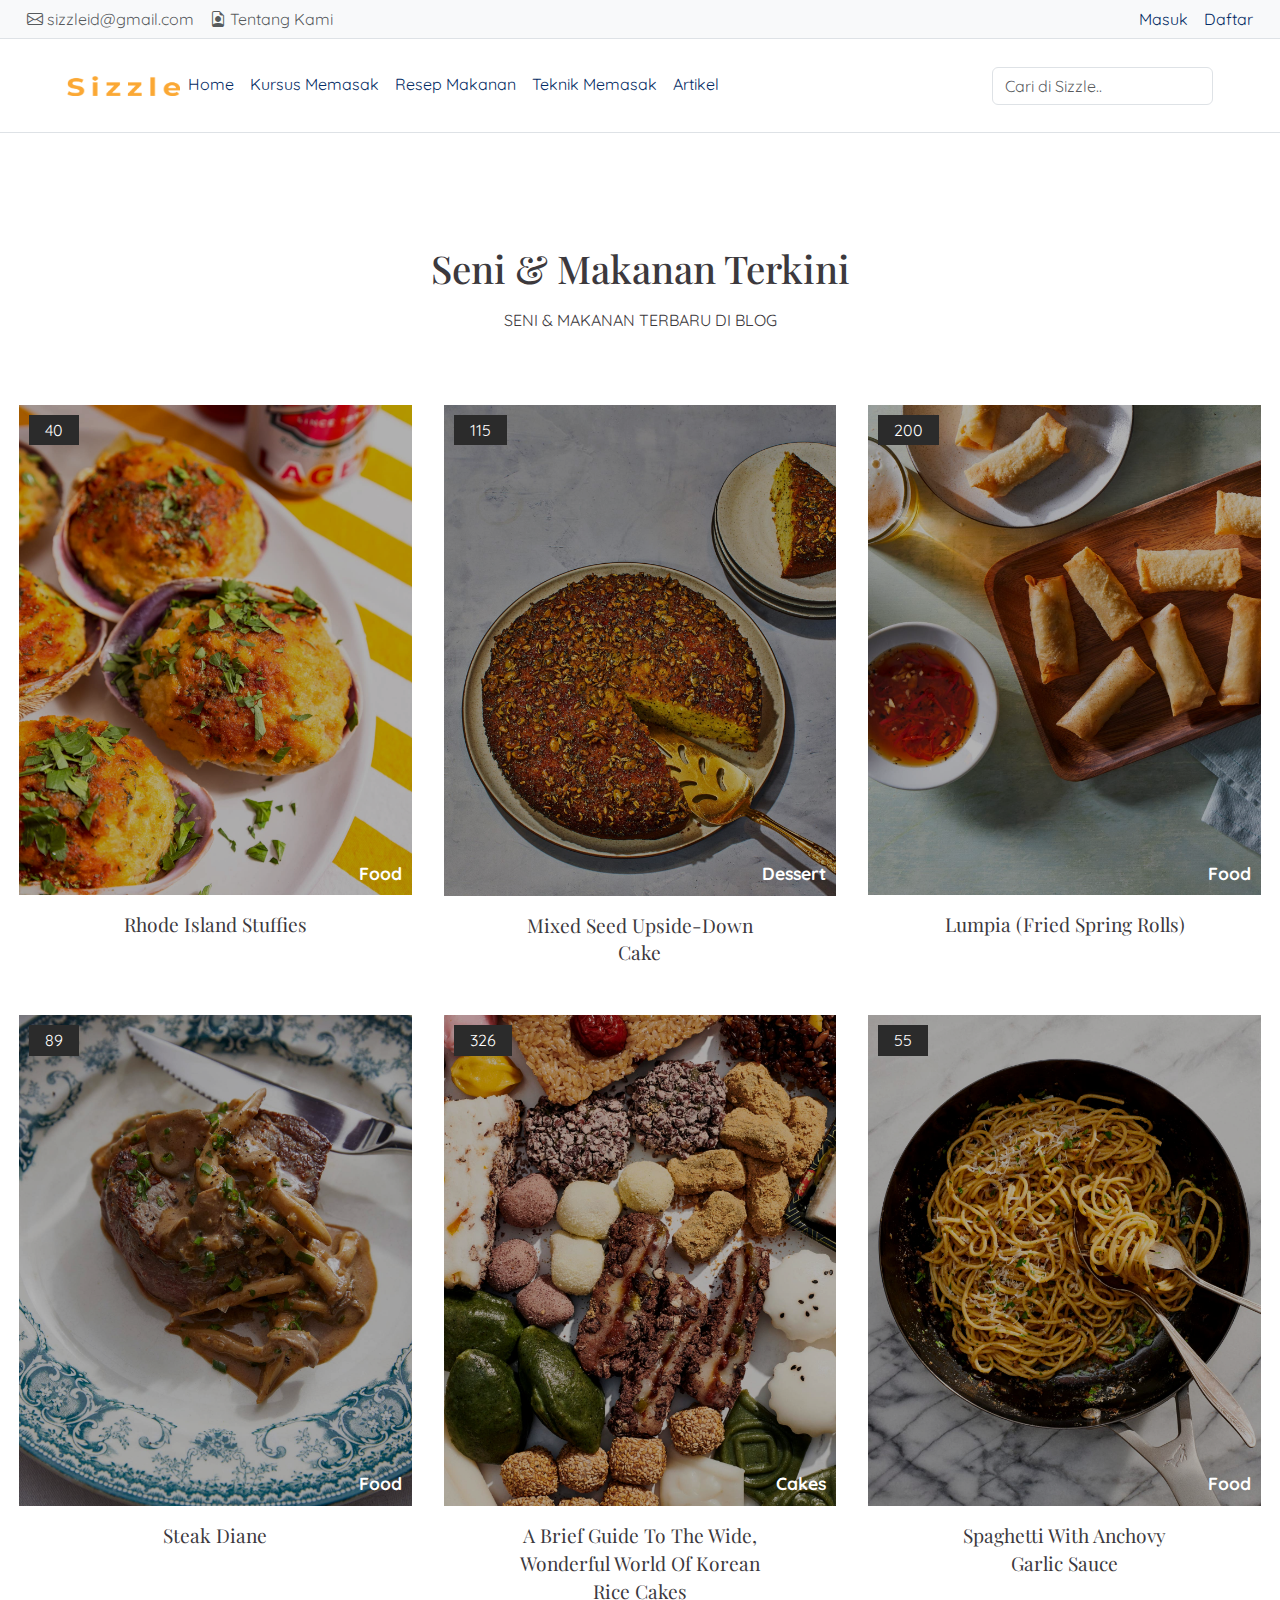
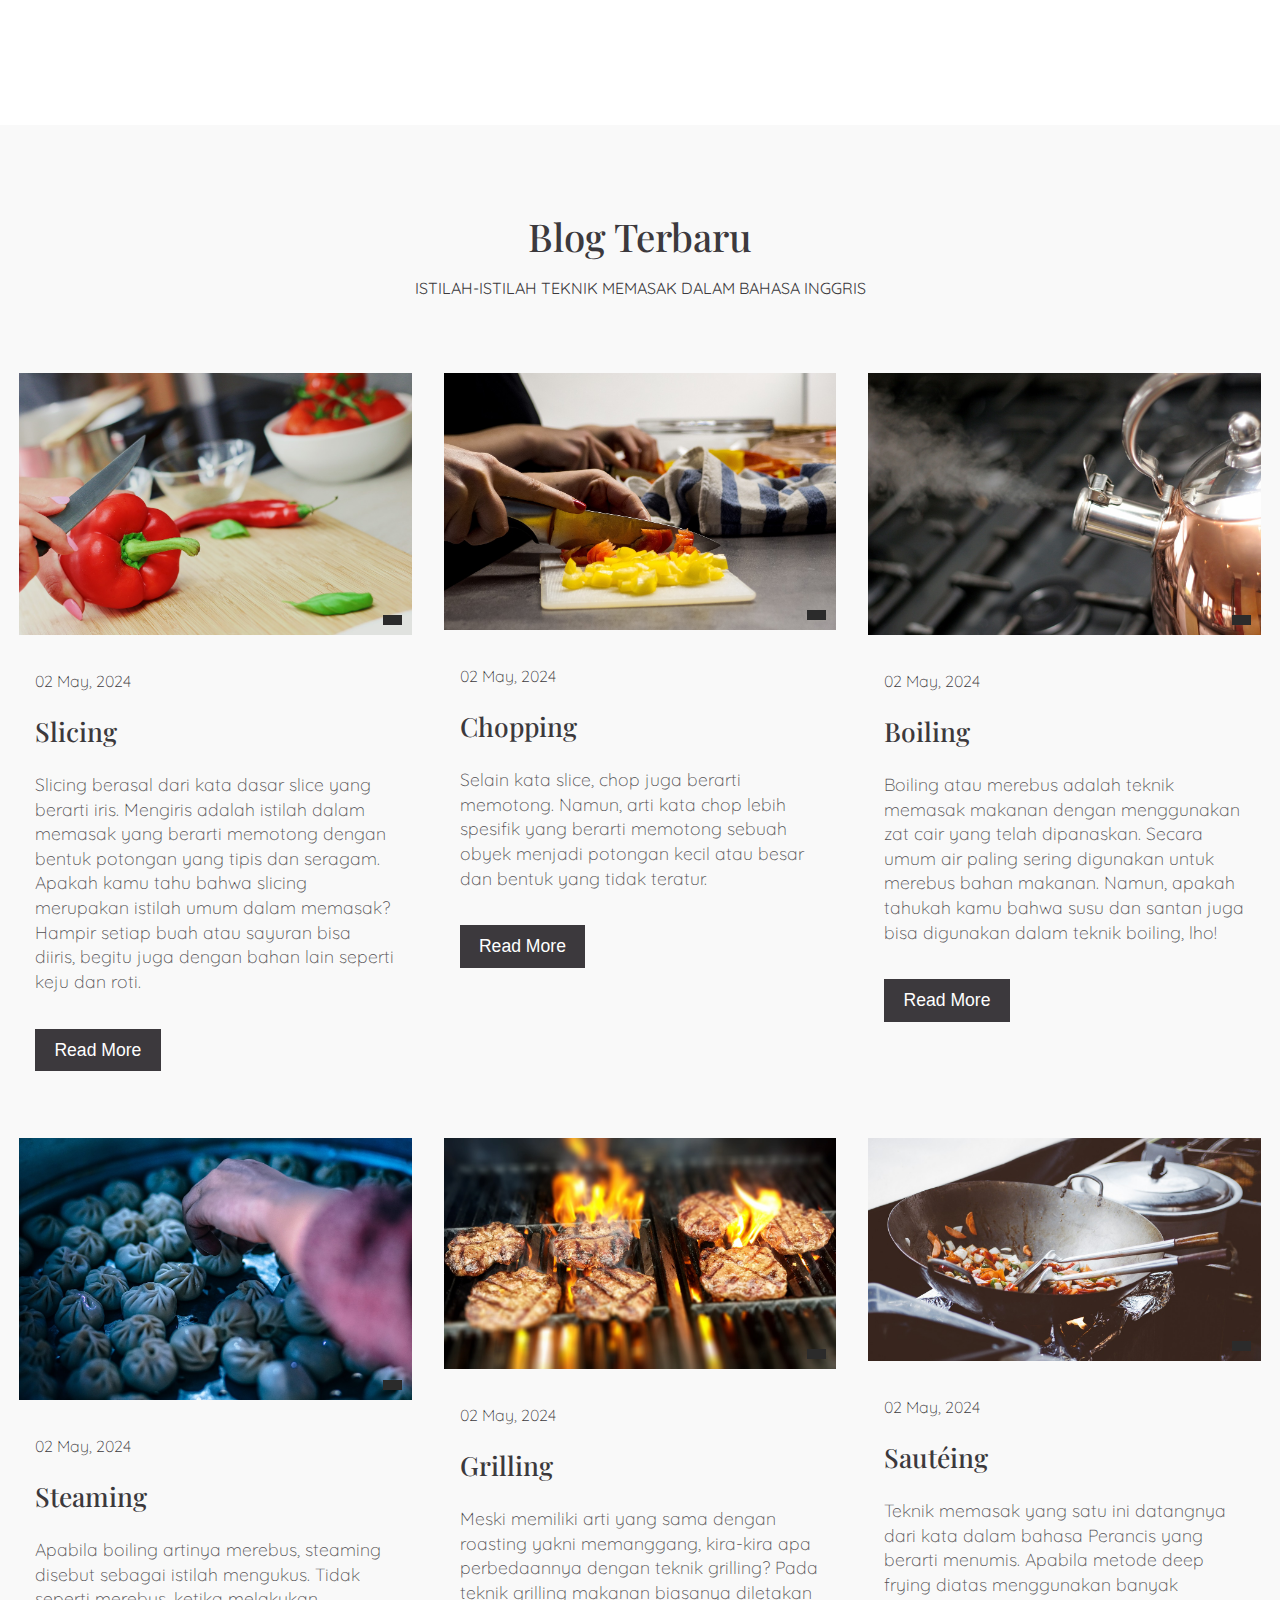
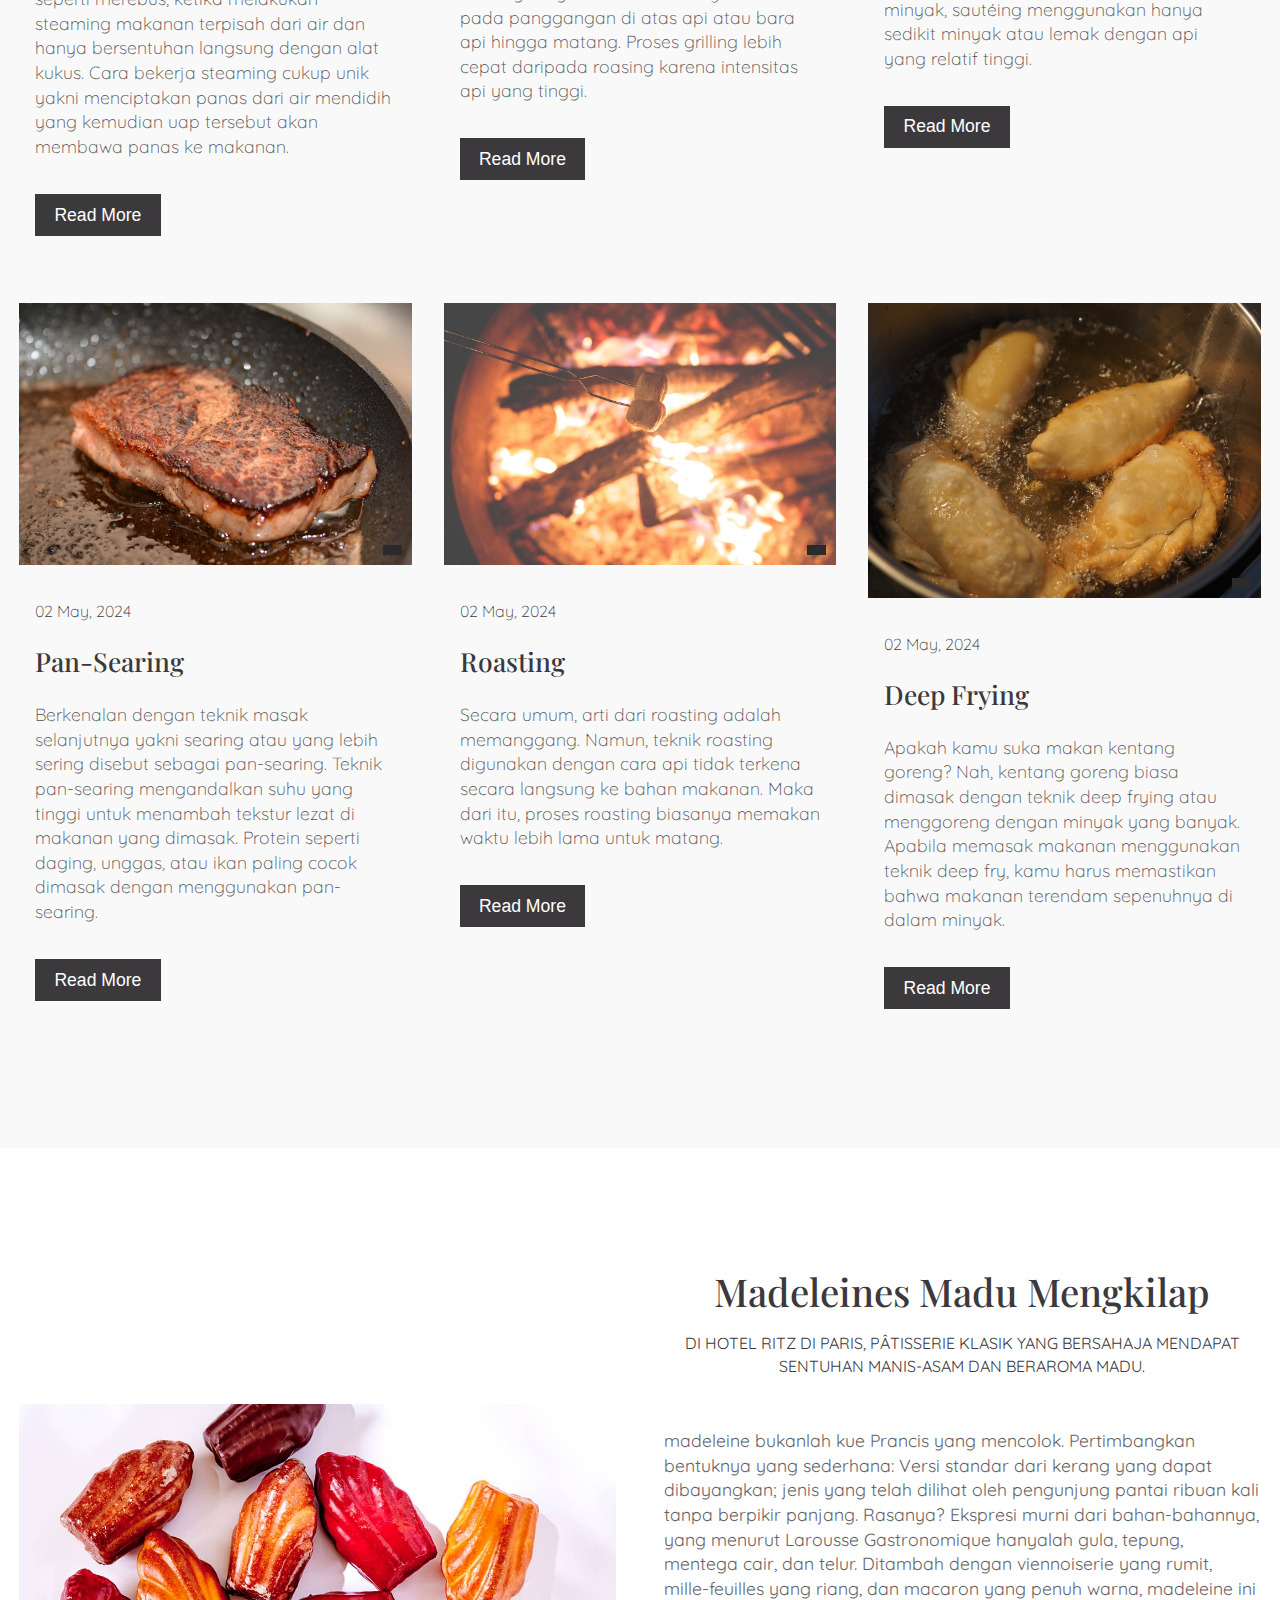
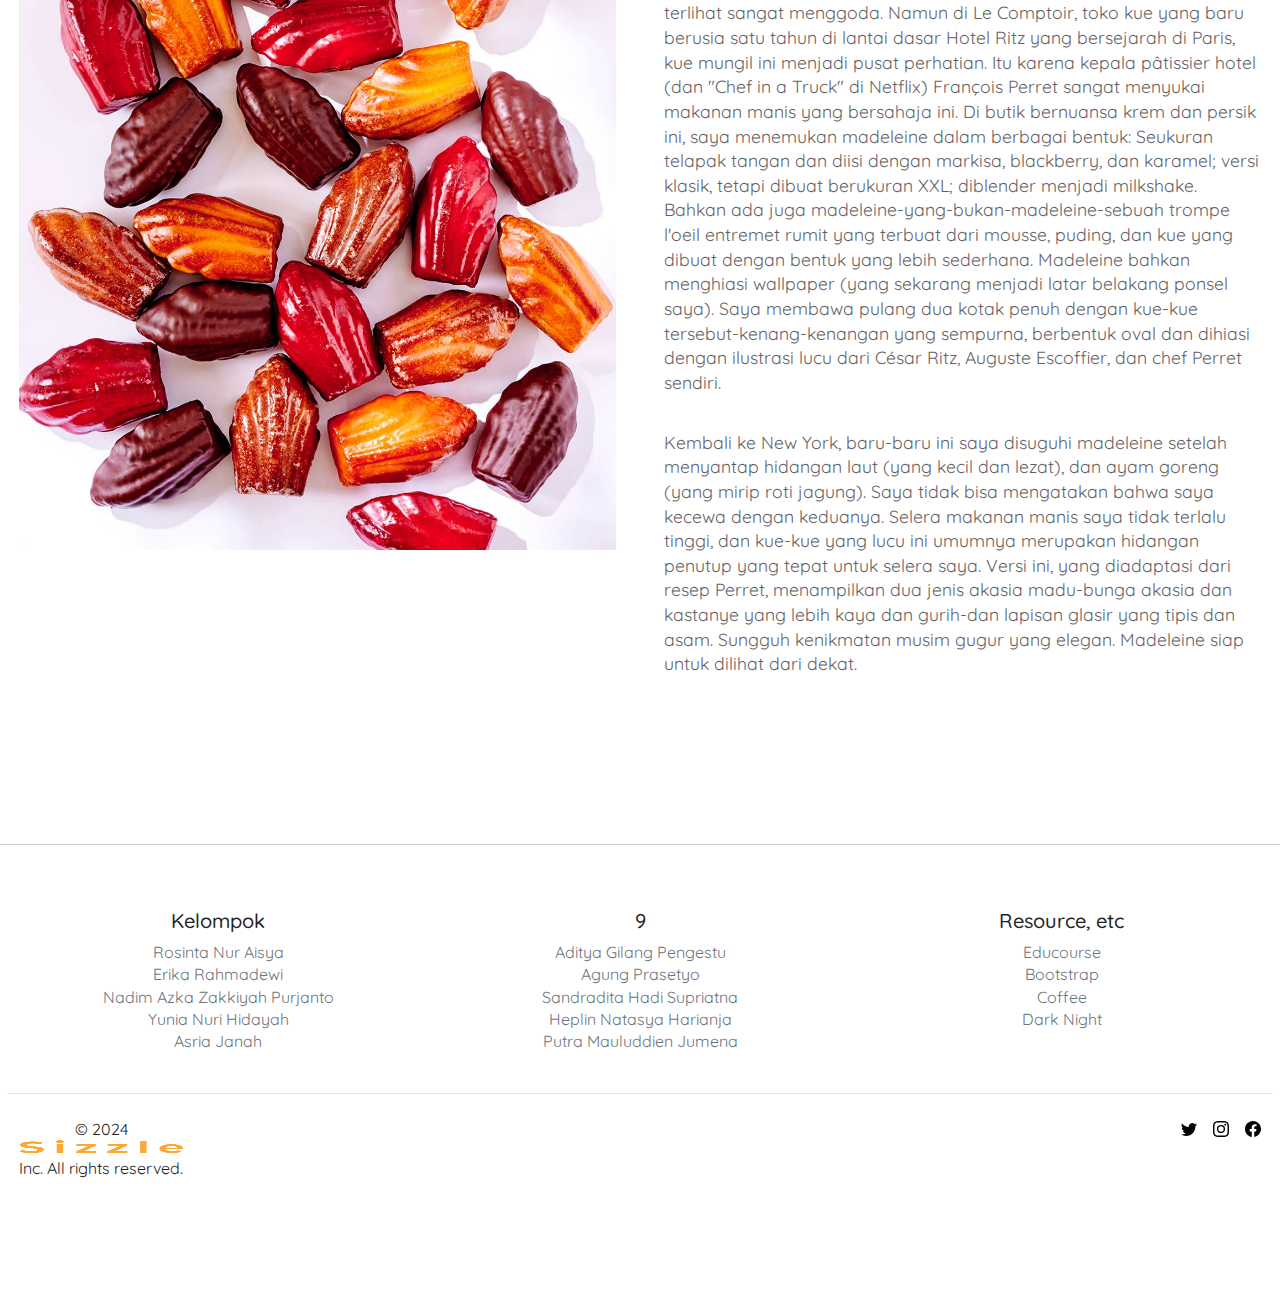
<file: artikel-masak.html>
<!doctype html>
<html lang="en" data-bs-theme="auto">

<head>
    <meta charset="utf-8">
    <meta name="viewport" content="width=device-width, initial-scale=1">
    <meta name="description" content="Kursus Memasak-Resep Makanan-Teknik Memasak">
    <meta name="author" content="Sizzle">

    <title>Sizzle - Resep Makanan</title>

    <link rel="shortcut icon" type="image/png" href="assets/images/sizzle-logo.svg">
    <link rel="stylesheet" href="https://cdn.jsdelivr.net/npm/bootstrap-icons@1.11.3/font/bootstrap-icons.min.css" />
    <link href="assets/css/bootstrap.min.css" rel="stylesheet">
    <link href="assets/css/product.css" rel="stylesheet">
    <link href="assets/css/custom.css" rel="stylesheet">
    <link rel="stylesheet" href="https://cdnjs.cloudflare.com/ajax/libs/font-awesome/5.15.1/css/all.min.css"
        integrity="sha512-+4zCK9k+qNFUR5X+cKL9EIR+ZOhtIloNl9GIKS57V1MyNsYpYcUrUeQc9vNfzsWfV28IaLL3i96P9sdNyeRssA=="
        crossorigin="anonymous" />
    <link rel="stylesheet" href="assets/css/blog-grid.css">

</head>


<body>
    <nav class="bg-body-tertiary border-bottom ">
        <div class="container d-flex flex-wrap">
            <ul class="nav me-auto">
                <li class="nav-item">
                    <a href="#" class="nav-link link-body-emphasis px-2 bi bi-envelope text-body-secondary">
                        sizzleid@gmail.com</a>
                </li>
                <li class="nav-item">
                    <a href="#" class="nav-link link-body-emphasis px-2 bi bi-file-earmark-person text-body-secondary">
                        Tentang Kami</a>
                </li>
            </ul>
            <ul class="nav">
                <li class="nav-item">
                    <a href="login.html" class="nav-link link-body-emphasis px-2 text-primary-emphasis">Masuk</a>
                </li>
                <li class="nav-item">
                    <a href="register.html" class="nav-link link-body-emphasis px-2 text-primary-emphasis">Daftar</a>
                </li>
            </ul>
        </div>
    </nav>

    <header class="mb-4 py-3 border-bottom px-5">
        <nav class="navbar navbar-expand-lg  rounded" aria-label="Eleventh navbar example">
            <div class="container d-flex flex-wrap">
                <a href="home.html"><img src="assets/images/sizzle_text.png" alt="Logo" class="me-3" height="20"></a>
                <button class="navbar-toggler" type="button" data-bs-toggle="collapse"
                    data-bs-target="#navbarsExample09" aria-controls="navbarsExample09" aria-expanded="false"
                    aria-label="Toggle navigation">
                    <span class="navbar-toggler-icon"></span>
                </button>

                <div class="collapse navbar-collapse" id="navbarsExample09">
                    <ul class="navbar-nav me-auto mb-2 mb-lg-0">
                        <li class="nav-item">
                            <a class="nav-link link-body-emphasis text-primary-emphasis" href="home.html">Home</a>
                        </li>
                        <li class="nav-item">
                            <a class="nav-link link-body-emphasis text-primary-emphasis" href="kursus.html">Kursus
                                Memasak</a>
                        </li>
                        <li class="nav-item">
                            <a class="nav-link link-body-emphasis text-primary-emphasis" href="resep.html">Resep
                                Makanan</a>
                        </li>
                        <li class="nav-item dropdown">
                            <a class="nav-link link-body-emphasis text-primary-emphasis" href="coming_soon.html"
                                data-bs-toggle="dropdown" aria-expanded="false">Teknik Memasak</a>
                            <ul class="dropdown-menu">
                                <li><a class="dropdown-item" href="coming_soon.html">Teknik Memotong</a></li>
                                <li><a class="dropdown-item" href="coming_soon.html">Teknik Menumis</a></li>
                                <li><a class="dropdown-item" href="coming_soon.html">Teknik Menggoreng</a></li>
                                <li><a class="dropdown-item" href="coming_soon.html">Teknik Merebus</a></li>
                                <li><a class="dropdown-item" href="coming_soon.html">Teknik Memanggas</a></li>
                                <li><a class="dropdown-item" href="coming_soon.html">Teknik Mengukus</a></li>
                            </ul>
                        </li>
                        <li class="nav-item dropdown">
                            <a class="nav-link link-body-emphasis text-primary-emphasis" href="coming_soon.html"
                                role="button" data-bs-toggle="dropdown" aria-expanded="false">
                                Artikel
                            </a>
                            <ul class="dropdown-menu">
                                <li><a class="dropdown-item" href="artikel-masak.html">Artikel Memasak</a></li>
                            </ul>
                        </li>
                    </ul>
                    <form role="search">
                        <input class="form-control text-primary-emphasis" id="filter" type="search"
                            placeholder="Cari di Sizzle.." aria-label="Search">
                    </form>
                </div>
            </div>
        </nav>
        </div>
    </header>


    <main>
        <!-- design -->
        <section class="design" id="design">
            <div class="container">
                <div class="title">
                    <h2>Seni & Makanan Terkini</h2>
                    <p>SENI & MAKANAN TERBARU DI BLOG</p>
                </div>

                <div class="design-content">
                    <!-- item -->
                    <div class="design-item">
                        <div class="design-img">
                            <img src="blog-grid/014.jpg" alt="">
                            <span><i class="far fa-heart"></i> 40</span>
                            <span>Food</span>
                        </div>
                        <div class="design-title">
                            <a href="#">Rhode Island Stuffies</a>
                        </div>
                    </div>
                    <!-- end of item -->
                    <!-- item -->
                    <div class="design-item">
                        <div class="design-img">
                            <img src="blog-grid/031523-Saveur_UpDown-Cake-089-1-scaled.jpg" alt="">
                            <span><i class="far fa-heart"></i> 115</span>
                            <span>Dessert</span>
                        </div>
                        <div class="design-title">
                            <a href="#">Mixed Seed Upside-Down Cake</a>
                        </div>
                    </div>
                    <!-- end of item -->
                    <!-- item -->
                    <div class="design-item">
                        <div class="design-img">
                            <img src="blog-grid/Shot10_Lumpia_317_4x5-scaled.jpg" alt="">
                            <span><i class="far fa-heart"></i> 200</span>
                            <span>Food</span>
                        </div>
                        <div class="design-title">
                            <a href="#">Lumpia (Fried Spring Rolls)</a>
                        </div>
                    </div>
                    <!-- end of item -->
                    <!-- item -->
                    <div class="design-item">
                        <div class="design-img">
                            <img src="blog-grid/SaveurHol20_Day2_0757_steak_diane_4x5-scaled.jpg" alt="">
                            <span><i class="far fa-heart"></i> 89</span>
                            <span>Food</span>
                        </div>
                        <div class="design-title">
                            <a href="#">Steak Diane</a>
                        </div>
                    </div>
                    <!-- end of item -->
                    <!-- item -->
                    <div class="design-item">
                        <div class="design-img">
                            <img src="blog-grid/00-LEAD-08-230811-SAVEUR-MHALL-HERO-019-scaled.jpg" alt="">
                            <span><i class="far fa-heart"></i> 326</span>
                            <span>Cakes</span>
                        </div>
                        <div class="design-title">
                            <a href="#">A Brief Guide to the Wide, Wonderful World of Korean Rice Cakes</a>
                        </div>
                    </div>
                    <!-- end of item -->
                    <!-- item -->
                    <div class="design-item">
                        <div class="design-img">
                            <img src="blog-grid/05-231006-SAVEUR-MHALL-SPAGHETTI-WITH-ANCHOVY-GARLIC-SAUCE-014-scaled.jpg"
                                alt="">
                            <span><i class="far fa-heart"></i> 55</span>
                            <span>Food</span>
                        </div>
                        <div class="design-title">
                            <a href="#">Spaghetti with Anchovy Garlic Sauce</a>
                        </div>
                    </div>
                    <!-- end of item -->
                </div>
            </div>
        </section>
        <!-- end of design -->


        <!-- blog -->
        <section class="blog" id="blog">
            <div class="container">
                <div class="title">
                    <h2>Blog Terbaru</h2>
                    <p>Istilah-Istilah Teknik Memasak dalam Bahasa Inggris</p>
                </div>
                <div class="blog-content">
                    <!-- item -->
                    <div class="blog-item">
                        <div class="blog-img">
                            <img src="blog-grid/bell-pepper-slicing.jpg" alt="">
                            <span><i class="far fa-heart"></i></span>
                        </div>
                        <div class="blog-text">
                            <span>02 May, 2024</span>
                            <h2>Slicing</h2>
                            <p>Slicing berasal dari kata dasar slice yang berarti iris. Mengiris adalah istilah dalam
                                memasak yang berarti memotong dengan bentuk potongan yang tipis dan seragam. Apakah kamu
                                tahu bahwa slicing merupakan istilah umum dalam memasak? Hampir setiap buah atau sayuran
                                bisa diiris, begitu juga dengan bahan lain seperti keju dan roti.</p>
                            <a href="#">Read More</a>
                        </div>
                    </div>
                    <!-- end of item -->
                    <!-- item -->
                    <div class="blog-item">
                        <div class="blog-img">
                            <img src="blog-grid/memotong-buah.jpg" alt="">
                            <span><i class="far fa-heart"></i></span>
                        </div>
                        <div class="blog-text">
                            <span>02 May, 2024</span>
                            <h2>Chopping</h2>
                            <p>Selain kata slice, chop juga berarti memotong. Namun, arti kata chop lebih spesifik yang
                                berarti memotong sebuah obyek menjadi potongan kecil atau besar dan bentuk yang tidak
                                teratur.</p>
                            <a href="#">Read More</a>
                        </div>
                    </div>
                    <!-- end of item -->
                    <!-- item -->
                    <div class="blog-item">
                        <div class="blog-img">
                            <img src="blog-grid/merebus-air.jpg" alt="">
                            <span><i class="far fa-heart"></i></span>
                        </div>
                        <div class="blog-text">
                            <span>02 May, 2024</span>
                            <h2>Boiling</h2>
                            <p>Boiling atau merebus adalah teknik memasak makanan dengan menggunakan zat cair yang telah
                                dipanaskan. Secara umum air paling sering digunakan untuk merebus bahan makanan. Namun,
                                apakah tahukah kamu bahwa susu dan santan juga bisa digunakan dalam teknik boiling, lho!
                            </p>
                            <a href="#">Read More</a>
                        </div>
                    </div>
                    <!-- end of item -->
                    <!-- item -->
                    <div class="blog-item">
                        <div class="blog-img">
                            <img src="blog-grid/dumplings.jpg" alt="">
                            <span><i class="far fa-heart"></i></span>
                        </div>
                        <div class="blog-text">
                            <span>02 May, 2024</span>
                            <h2>Steaming</h2>
                            <p>Apabila boiling artinya merebus, steaming disebut sebagai istilah mengukus. Tidak seperti
                                merebus, ketika melakukan steaming makanan terpisah dari air dan hanya bersentuhan
                                langsung dengan alat kukus. Cara bekerja steaming cukup unik yakni menciptakan panas
                                dari air mendidih yang kemudian uap tersebut akan membawa panas ke makanan.</p>
                            <a href="#">Read More</a>
                        </div>
                    </div>
                    <!-- end of item -->
                    <!-- item -->
                    <div class="blog-item">
                        <div class="blog-img">
                            <img src="blog-grid/burgers.jpg" alt="">
                            <span><i class="far fa-heart"></i></span>
                        </div>
                        <div class="blog-text">
                            <span>02 May, 2024</span>
                            <h2>Grilling</h2>
                            <p>Meski memiliki arti yang sama dengan roasting yakni memanggang, kira-kira apa
                                perbedaannya dengan teknik grilling? Pada teknik grilling makanan biasanya diletakan
                                pada panggangan di atas api atau bara api hingga matang. Proses grilling lebih cepat
                                daripada roasing karena intensitas api yang tinggi.</p>
                            <a href="#">Read More</a>
                        </div>
                    </div>
                    <!-- end of item -->
                    <!-- item -->
                    <div class="blog-item">
                        <div class="blog-img">
                            <img src="blog-grid/cooking.jpg" alt="">
                            <span><i class="far fa-heart"></i></span>
                        </div>
                        <div class="blog-text">
                            <span>02 May, 2024</span>
                            <h2>Sautéing</h2>
                            <p>Teknik memasak yang satu ini datangnya dari kata dalam bahasa Perancis yang berarti
                                menumis. Apabila metode deep frying diatas menggunakan banyak minyak, sautéing
                                menggunakan hanya sedikit minyak atau lemak dengan api yang relatif tinggi.</p>
                            <a href="#">Read More</a>
                        </div>
                    </div>
                    <!-- end of item -->
                    <!-- item -->
                    <div class="blog-item">
                        <div class="blog-img">
                            <img src="blog-grid/steak.jpg" alt="">
                            <span><i class="far fa-heart"></i></span>
                        </div>
                        <div class="blog-text">
                            <span>02 May, 2024</span>
                            <h2>Pan-Searing</h2>
                            <p>Berkenalan dengan teknik masak selanjutnya yakni searing atau yang lebih sering disebut
                                sebagai pan-searing. Teknik pan-searing mengandalkan suhu yang tinggi untuk menambah
                                tekstur lezat di makanan yang dimasak. Protein seperti daging, unggas, atau ikan paling
                                cocok dimasak dengan menggunakan pan-searing.</p>
                            <a href="#">Read More</a>
                        </div>
                    </div>
                    <!-- end of item -->
                    <!-- item -->
                    <div class="blog-item">
                        <div class="blog-img">
                            <img src="blog-grid/campfire.jpg" alt="">
                            <span><i class="far fa-heart"></i></span>
                        </div>
                        <div class="blog-text">
                            <span>02 May, 2024</span>
                            <h2>Roasting</h2>
                            <p>Secara umum, arti dari roasting adalah memanggang. Namun, teknik roasting digunakan
                                dengan cara api tidak terkena secara langsung ke bahan makanan. Maka dari itu, proses
                                roasting biasanya memakan waktu lebih lama untuk matang.</p>
                            <a href="#">Read More</a>
                        </div>
                    </div>
                    <!-- end of item -->
                    <!-- item -->
                    <div class="blog-item">
                        <div class="blog-img">
                            <img src="blog-grid/deep-fry.jpg" alt="">
                            <span><i class="far fa-heart"></i></span>
                        </div>
                        <div class="blog-text">
                            <span>02 May, 2024</span>
                            <h2>Deep Frying</h2>
                            <p>Apakah kamu suka makan kentang goreng? Nah, kentang goreng biasa dimasak dengan teknik
                                deep frying atau menggoreng dengan minyak yang banyak. Apabila memasak makanan
                                menggunakan teknik deep fry, kamu harus memastikan bahwa makanan terendam sepenuhnya di
                                dalam minyak.</p>
                            <a href="#">Read More</a>
                        </div>
                    </div>
                    <!-- end of item -->
                </div>
            </div>
        </section>
        <!-- end of blog -->

        <!-- about -->
        <section class="about" id="about">
            <div class="container">
                <div class="about-content">
                    <div>
                        <img src="blog-grid/00-SOCIAL-Ritz-Paris-Madeleines-SAVEUR_1.jpg" alt="">
                    </div>
                    <div class="about-text">
                        <div class="title">
                            <h2>Madeleines Madu Mengkilap</h2>
                            <p>Di Hotel Ritz di Paris, pâtisserie klasik yang bersahaja mendapat sentuhan manis-asam dan
                                beraroma madu.</p>
                        </div>
                        <p>madeleine bukanlah kue Prancis yang mencolok. Pertimbangkan bentuknya yang sederhana: Versi
                            standar dari kerang yang dapat dibayangkan; jenis yang telah dilihat oleh pengunjung pantai
                            ribuan kali tanpa berpikir panjang. Rasanya? Ekspresi murni dari bahan-bahannya, yang
                            menurut Larousse Gastronomique hanyalah gula, tepung, mentega cair, dan telur. Ditambah
                            dengan viennoiserie yang rumit, mille-feuilles yang riang, dan macaron yang penuh warna,
                            madeleine ini terlihat sangat menggoda. Namun di Le Comptoir, toko kue yang baru berusia
                            satu tahun di lantai dasar Hotel Ritz yang bersejarah di Paris, kue mungil ini menjadi pusat
                            perhatian. Itu karena kepala pâtissier hotel (dan "Chef in a Truck" di Netflix) François
                            Perret sangat menyukai makanan manis yang bersahaja ini. Di butik bernuansa krem dan persik
                            ini, saya menemukan madeleine dalam berbagai bentuk: Seukuran telapak tangan dan diisi
                            dengan markisa, blackberry, dan karamel; versi klasik, tetapi dibuat berukuran XXL;
                            diblender menjadi milkshake. Bahkan ada juga madeleine-yang-bukan-madeleine-sebuah trompe
                            l'oeil entremet rumit yang terbuat dari mousse, puding, dan kue yang dibuat dengan bentuk
                            yang lebih sederhana. Madeleine bahkan menghiasi wallpaper (yang sekarang menjadi latar
                            belakang ponsel saya). Saya membawa pulang dua kotak penuh dengan kue-kue
                            tersebut-kenang-kenangan yang sempurna, berbentuk oval dan dihiasi dengan ilustrasi lucu
                            dari César Ritz, Auguste Escoffier, dan chef Perret sendiri. </p>
                        <p>Kembali ke New York, baru-baru ini saya disuguhi madeleine setelah menyantap hidangan laut
                            (yang kecil dan lezat), dan ayam goreng (yang mirip roti jagung). Saya tidak bisa mengatakan
                            bahwa saya kecewa dengan keduanya. Selera makanan manis saya tidak terlalu tinggi, dan
                            kue-kue yang lucu ini umumnya merupakan hidangan penutup yang tepat untuk selera saya. Versi
                            ini, yang diadaptasi dari resep Perret, menampilkan dua jenis akasia madu-bunga akasia dan
                            kastanye yang lebih kaya dan gurih-dan lapisan glasir yang tipis dan asam. Sungguh
                            kenikmatan musim gugur yang elegan. Madeleine siap untuk dilihat dari dekat.</p>
                    </div>
                </div>
            </div>
        </section>
        <!-- end of about -->
        <button onclick="scrollToTop()" id="scrollToTopBtn" title="Go to top"><i
                class="bi bi-arrow-up-circle"></i></button>
    </main>

    <br>
    <hr />

    <footer class="container py-5">
        <div class="row">
            <div class="col-5 col-md">
                <h5>Kelompok</h5>
                <ul class="list-unstyled text-small">
                    <li><a class="link-secondary text-decoration-none" href="https://www.instagram.com/sya_isy/">Rosinta
                            Nur Aisya</a></li>
                    <li><a class="link-secondary text-decoration-none" href="https://www.instagram.com/erikaradw/">Erika
                            Rahmadewi</a></li>
                    <li><a class="link-secondary text-decoration-none" href="https://www.instagram.com/nazkact/">Nadim
                            Azka Zakkiyah Purjanto</a></li>
                    <li><a class="link-secondary text-decoration-none"
                            href="https://www.instagram.com/yunianuri_/">Yunia Nuri Hidayah</a></li>
                    <li><a class="link-secondary text-decoration-none"
                            href="https://www.instagram.com/asria_janah/">Asria Janah</a></li>
                </ul>
            </div>
            <div class="col-5 col-md">
                <h5>9</h5>
                <ul class="list-unstyled text-small">
                    <li><a class="link-secondary text-decoration-none" href="https://www.instagram.com/_glng7/">Aditya
                            Gilang Pengestu</a></li>
                    <li><a class="link-secondary text-decoration-none"
                            href="https://www.instagram.com/agungpraz31/">Agung Prasetyo</a></li>
                    <li><a class="link-secondary text-decoration-none"
                            href="https://www.instagram.com/sandraahadid">Sandradita Hadi Supriatna</a></li>
                    <li><a class="link-secondary text-decoration-none" href="https://www.instagram.com/havyolo/">Heplin
                            Natasya Harianja</a></li>
                    <li><a class="link-secondary text-decoration-none"
                            href="https://www.instagram.com/putramlddien/">Putra Mauluddien Jumena</a></li>
                </ul>
            </div>
            <div class="col-5 col-md">
                <h5>Resource, etc</h5>
                <ul class="list-unstyled text-small">
                    <li><a class="link-secondary text-decoration-none" href="https://educourse.id/">Educourse</a></li>
                    <li><a class="link-secondary text-decoration-none" href="https://getbootstrap.com/">Bootstrap</a>
                    </li>
                    <li><a class="link-secondary text-decoration-none" href="#">Coffee</a></li>
                    <li><a class="link-secondary text-decoration-none" href="#">Dark Night</a></li>
                </ul>
            </div>

            <div class="d-flex flex-column flex-sm-row justify-content-between py-4 my-4 border-top">
                <p>&copy; 2024 <img src="assets/images/sizzle_text.png" alt="Logo" class="me-1 mb-1" height="13"> Inc.
                    All rights reserved.</p>
                <ul class="list-unstyled d-flex">
                    <li class="ms-3"><a class="link-body-emphasis" href="https://www.instagram.com/putramlddien/"><svg
                                xmlns="http://www.w3.org/2000/svg" width="16" height="16" fill="currentColor"
                                class="bi bi-twitter" viewBox="0 0 16 16">
                                <path
                                    d="M5.026 15c6.038 0 9.341-5.003 9.341-9.334q.002-.211-.006-.422A6.7 6.7 0 0 0 16 3.542a6.7 6.7 0 0 1-1.889.518 3.3 3.3 0 0 0 1.447-1.817 6.5 6.5 0 0 1-2.087.793A3.286 3.286 0 0 0 7.875 6.03a9.32 9.32 0 0 1-6.767-3.429 3.29 3.29 0 0 0 1.018 4.382A3.3 3.3 0 0 1 .64 6.575v.045a3.29 3.29 0 0 0 2.632 3.218 3.2 3.2 0 0 1-.865.115 3 3 0 0 1-.614-.057 3.28 3.28 0 0 0 3.067 2.277A6.6 6.6 0 0 1 .78 13.58a6 6 0 0 1-.78-.045A9.34 9.34 0 0 0 5.026 15" />
                            </svg></a></li>
                    <li class="ms-3"><a class="link-body-emphasis" href="https://www.instagram.com/putramlddien/"><svg
                                xmlns="http://www.w3.org/2000/svg" width="16" height="16" fill="currentColor"
                                class="bi bi-instagram" viewBox="0 0 16 16">
                                <path
                                    d="M8 0C5.829 0 5.556.01 4.703.048 3.85.088 3.269.222 2.76.42a3.9 3.9 0 0 0-1.417.923A3.9 3.9 0 0 0 .42 2.76C.222 3.268.087 3.85.048 4.7.01 5.555 0 5.827 0 8.001c0 2.172.01 2.444.048 3.297.04.852.174 1.433.372 1.942.205.526.478.972.923 1.417.444.445.89.719 1.416.923.51.198 1.09.333 1.942.372C5.555 15.99 5.827 16 8 16s2.444-.01 3.298-.048c.851-.04 1.434-.174 1.943-.372a3.9 3.9 0 0 0 1.416-.923c.445-.445.718-.891.923-1.417.197-.509.332-1.09.372-1.942C15.99 10.445 16 10.173 16 8s-.01-2.445-.048-3.299c-.04-.851-.175-1.433-.372-1.941a3.9 3.9 0 0 0-.923-1.417A3.9 3.9 0 0 0 13.24.42c-.51-.198-1.092-.333-1.943-.372C10.443.01 10.172 0 7.998 0zm-.717 1.442h.718c2.136 0 2.389.007 3.232.046.78.035 1.204.166 1.486.275.373.145.64.319.92.599s.453.546.598.92c.11.281.24.705.275 1.485.039.843.047 1.096.047 3.231s-.008 2.389-.047 3.232c-.035.78-.166 1.203-.275 1.485a2.5 2.5 0 0 1-.599.919c-.28.28-.546.453-.92.598-.28.11-.704.24-1.485.276-.843.038-1.096.047-3.232.047s-2.39-.009-3.233-.047c-.78-.036-1.203-.166-1.485-.276a2.5 2.5 0 0 1-.92-.598 2.5 2.5 0 0 1-.6-.92c-.109-.281-.24-.705-.275-1.485-.038-.843-.046-1.096-.046-3.233s.008-2.388.046-3.231c.036-.78.166-1.204.276-1.486.145-.373.319-.64.599-.92s.546-.453.92-.598c.282-.11.705-.24 1.485-.276.738-.034 1.024-.044 2.515-.045zm4.988 1.328a.96.96 0 1 0 0 1.92.96.96 0 0 0 0-1.92m-4.27 1.122a4.109 4.109 0 1 0 0 8.217 4.109 4.109 0 0 0 0-8.217m0 1.441a2.667 2.667 0 1 1 0 5.334 2.667 2.667 0 0 1 0-5.334" />
                            </svg></a></li>
                    <li class="ms-3"><a class="link-body-emphasis" href="https://www.instagram.com/putramlddien/"><svg
                                xmlns="http://www.w3.org/2000/svg" width="16" height="16" fill="currentColor"
                                class="bi bi-facebook" viewBox="0 0 16 16">
                                <path
                                    d="M16 8.049c0-4.446-3.582-8.05-8-8.05C3.58 0-.002 3.603-.002 8.05c0 4.017 2.926 7.347 6.75 7.951v-5.625h-2.03V8.05H6.75V6.275c0-2.017 1.195-3.131 3.022-3.131.876 0 1.791.157 1.791.157v1.98h-1.009c-.993 0-1.303.621-1.303 1.258v1.51h2.218l-.354 2.326H9.25V16c3.824-.604 6.75-3.934 6.75-7.951" />
                            </svg></a></li>
                </ul>
            </div>
        </div>
    </footer>
    <script src="assets/js/bootstrap.bundle.min.js"></script>
    <script src="assets/js/color-modes.js"></script>
    <script src="assets/js/search.js"></script>
    <script src="assets/js/top-scroll.js"></script>
    <script src="assets/js/jquery.min.js"></script>

    <script src="assets/js/pagination.js"></script>

</body>

</html>
</file>
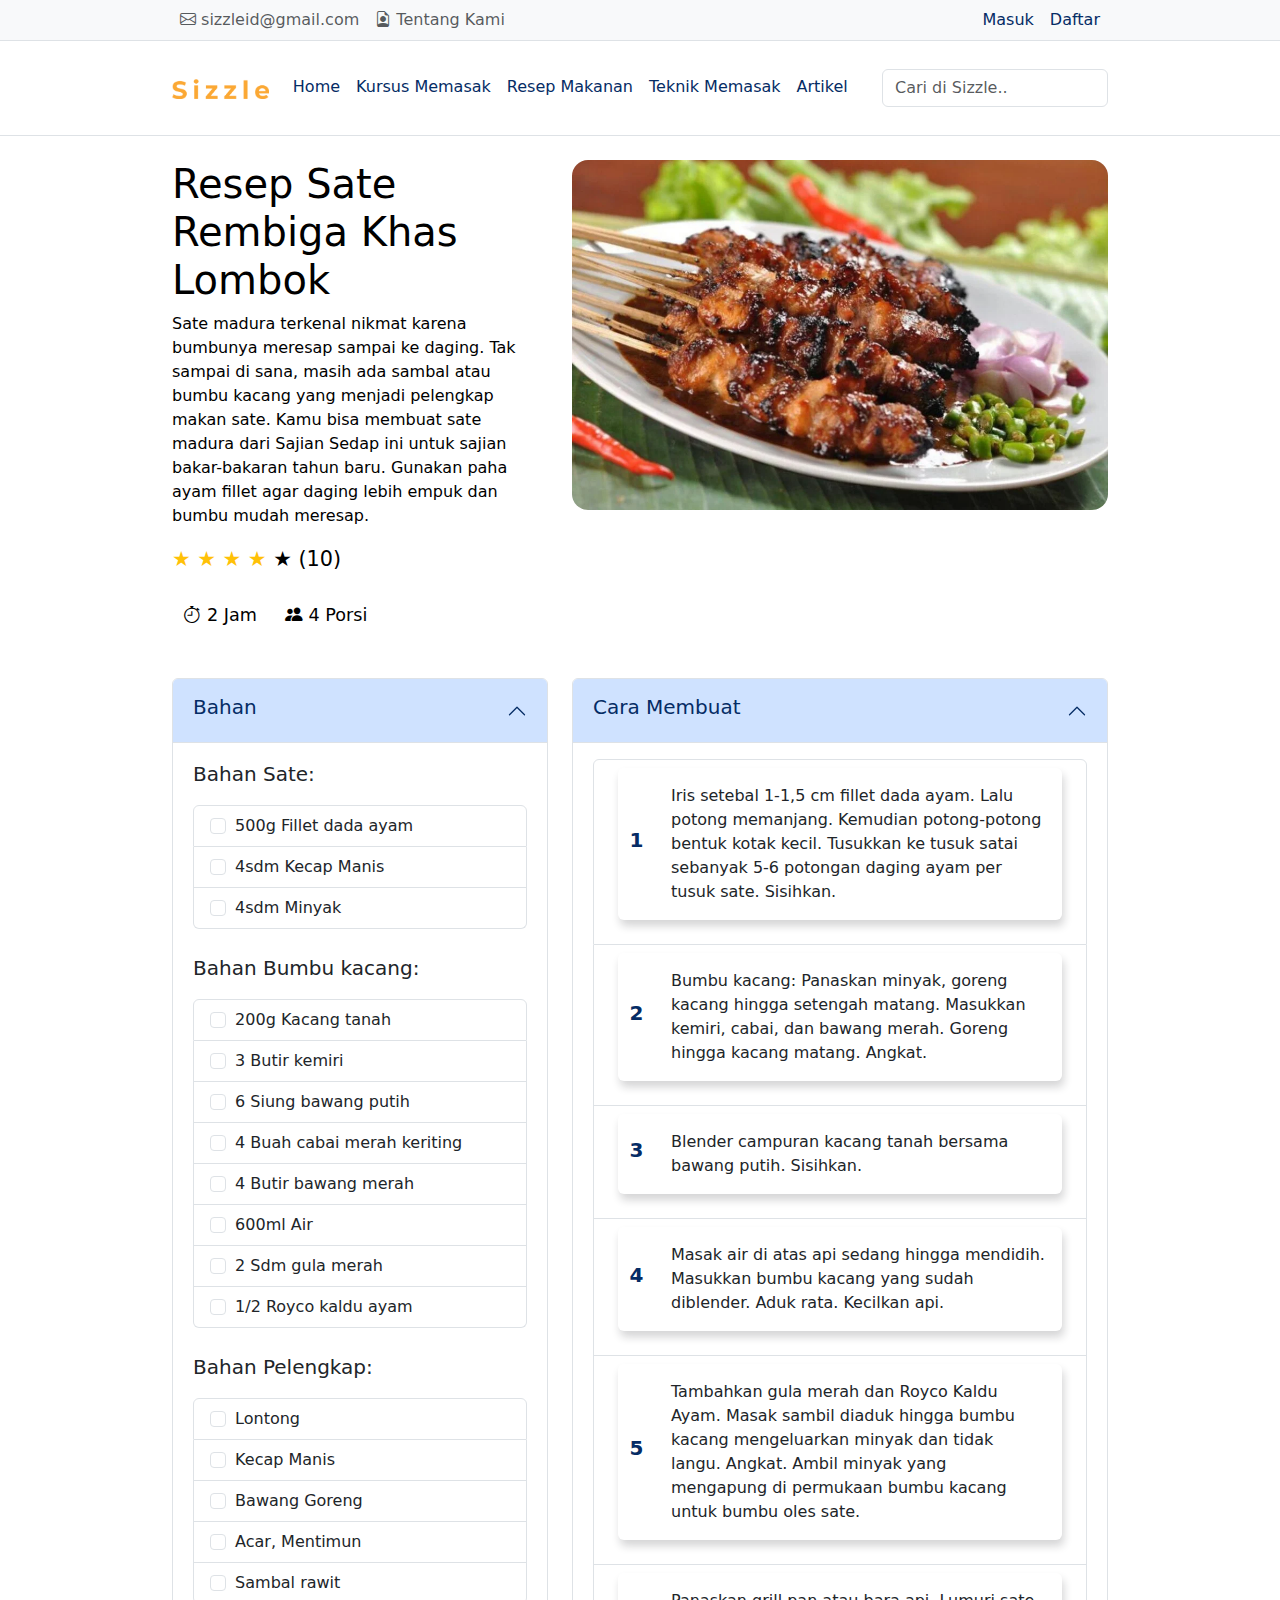
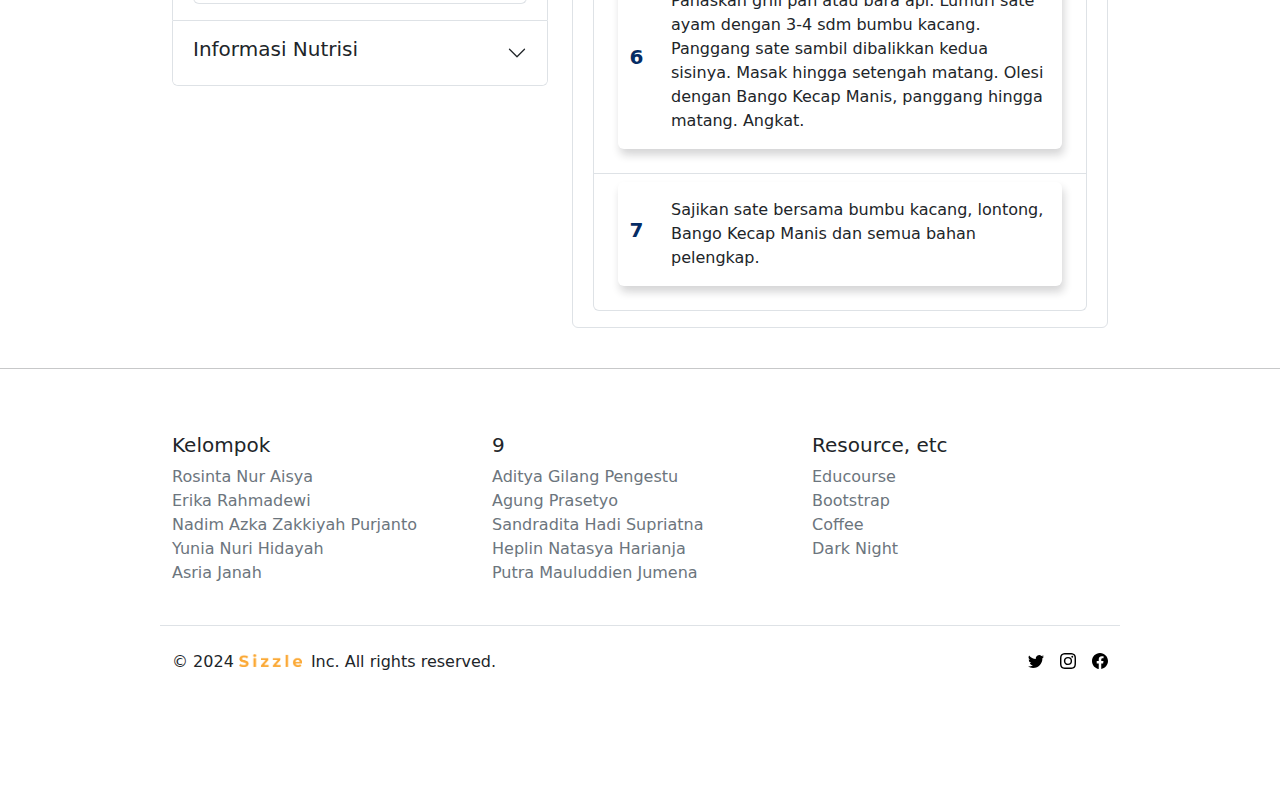
<file: detail_resep.html>
<!doctype html>
<html lang="en" data-bs-theme="auto">
  <head>
    <meta charset="utf-8">
    <meta name="viewport" content="width=device-width, initial-scale=1">
    <meta name="description" content="Kursus Memasak-Resep Makanan-Teknik Memasak">
    <meta name="author" content="Sizzle">

    <title>Sizzle - Resep Makanan</title>

    <link rel="shortcut icon" type="image/png" href="assets/images/sizzle-logo.svg">
    <link rel="stylesheet" href="https://cdn.jsdelivr.net/npm/bootstrap-icons@1.11.3/font/bootstrap-icons.min.css"/>
    <link href="assets/css/bootstrap.min.css" rel="stylesheet">
    <link href="assets/css/product.css" rel="stylesheet">
    <link href="assets/css/custom.css" rel="stylesheet">

  </head>


  <body>
    <nav class="bg-body-tertiary border-bottom ">
      <div class="container d-flex flex-wrap">
        <ul class="nav me-auto">
          <li class="nav-item">
            <a href="#" class="nav-link link-body-emphasis px-2 bi bi-envelope text-body-secondary"> sizzleid@gmail.com</a>
          </li>
          <li class="nav-item">
            <a href="#" class="nav-link link-body-emphasis px-2 bi bi-file-earmark-person text-body-secondary"> Tentang Kami</a>
          </li>
        </ul>
        <ul class="nav">
          <li class="nav-item">
            <a href="coming_soon.html" class="nav-link link-body-emphasis px-2 text-primary-emphasis">Masuk</a>
          </li>
          <li class="nav-item">
            <a href="coming_soon.html" class="nav-link link-body-emphasis px-2 text-primary-emphasis">Daftar</a>
          </li>
        </ul>
      </div>
    </nav>

    <header class="mb-4 py-3 border-bottom px-5">
      <nav class="navbar navbar-expand-lg  rounded" aria-label="Eleventh navbar example">
        <div class="container d-flex flex-wrap">
          <a href="index.html"><img src="assets/images/sizzle_text.png" alt="Logo" class="me-3" height="20"></a>
          <button class="navbar-toggler" type="button" data-bs-toggle="collapse" data-bs-target="#navbarsExample09" aria-controls="navbarsExample09" aria-expanded="false" aria-label="Toggle navigation">
            <span class="navbar-toggler-icon"></span>
          </button>
  
          <div class="collapse navbar-collapse" id="navbarsExample09">
            <ul class="navbar-nav me-auto mb-2 mb-lg-0">
              <li class="nav-item">
                <a class="nav-link link-body-emphasis text-primary-emphasis" href="index.html">Home</a>
              </li>
              <li class="nav-item">
                <a class="nav-link link-body-emphasis text-primary-emphasis" href="kursus.html">Kursus Memasak</a>
              </li>
              <li class="nav-item">
                <a class="nav-link link-body-emphasis text-primary-emphasis" href="resep.html">Resep Makanan</a>
              </li>
              <li class="nav-item dropdown">
                <a class="nav-link link-body-emphasis text-primary-emphasis" href="coming_soon.html" data-bs-toggle="dropdown" aria-expanded="false">Teknik Memasak</a>
                <ul class="dropdown-menu">
                  <li><a class="dropdown-item" href="coming_soon.html">Teknik Memotong</a></li>
                  <li><a class="dropdown-item" href="coming_soon.html">Teknik Menumis</a></li>
                  <li><a class="dropdown-item" href="coming_soon.html">Teknik Menggoreng</a></li>
                  <li><a class="dropdown-item" href="coming_soon.html">Teknik Merebus</a></li>
                  <li><a class="dropdown-item" href="coming_soon.html">Teknik Memanggas</a></li>
                  <li><a class="dropdown-item" href="coming_soon.html">Teknik Mengukus</a></li>
                </ul>
              </li>
              <li class="nav-item dropdown">
                <a class="nav-link link-body-emphasis text-primary-emphasis" href="coming_soon.html" role="button" data-bs-toggle="dropdown" aria-expanded="false">
                  Artikel
                </a>
                <ul class="dropdown-menu">
                  <li><a class="dropdown-item" href="coming_soon.html">Artikel Memasak</a></li>
                </ul>
            </li>
            </ul>
            <form role="search">
              <input class="form-control text-primary-emphasis" id="filter" type="search" placeholder="Cari di Sizzle.." aria-label="Search">
            </form>
          </div>
        </div>
      </nav>
    </div>
    </header>


    <main>
      <div class="container">

          <div class="row text-body-emphasis">
            <div class="col-lg-5 themed-grid-col">
                <h1 class="">Resep Sate Rembiga Khas Lombok</h1>
                <p class="fs-6 fw-light lh-base">
                  Sate madura terkenal nikmat karena bumbunya meresap sampai ke daging. Tak sampai di sana, masih ada sambal atau bumbu kacang yang menjadi pelengkap makan sate. Kamu bisa membuat sate madura dari Sajian Sedap ini untuk sajian bakar-bakaran tahun baru. Gunakan paha ayam fillet agar daging lebih empuk dan bumbu mudah meresap.
                </p>
                <div class="rating" style="font-size: 1.3rem;">
                  <span class="star text-warning">&#9733;</span>
                  <span class="star text-warning">&#9733;</span>
                  <span class="star text-warning">&#9733;</span>
                  <span class="star text-warning">&#9733;</span>
                  <span class="star">&#9733; (10)</span>
                </div><br>
                <span class="badge text-body-emphasis fw-normal rounded-pill bi bi-stopwatch" style="font-size: 1.1rem;">
                  2 Jam
              </span>
              <span class="badge text-body-emphasis fw-normal rounded-pill bi bi-people-fill" style="font-size: 1.1rem;">
                  4 Porsi
              </span>
              
            </div>
            <div class="col-lg-7 themed-grid-col">
              <img src="assets/images/resep_sate.jpg" class="img-fluid rounded-4"  style="width: 100%; height: 350px; object-fit: cover;">
            </div>
              
          </div><br><br>
          <div class="row text-body-emphasis">
            <div class="col-md-5 themed-grid-col">
              <div class="accordion" id="accordionExample">
                <div class="accordion-item">
                  <h2 class="accordion-header">
                    <button class="accordion-button" type="button" data-bs-toggle="collapse" data-bs-target="#collapseOne" aria-expanded="true" aria-controls="collapseOne">
                      <h5>Bahan</h5>
                    </button>
                  </h2>
                  <div id="collapseOne" class="accordion-collapse collapse show" data-bs-parent="#accordionExample">
                    <div class="accordion-body">
                      <p class="fs-5">Bahan Sate:</p>
                      <ul class="list-group">
                        <li class="list-group-item">
                          <input class="form-check-input me-1" type="checkbox" value="" id="firstCheckboxStretched">
                          <label class="form-check-label stretched-link" for="firstCheckboxStretched">
                            500g Fillet dada ayam
                          </label>
                        </li>
                        <li class="list-group-item">
                          <input class="form-check-input me-1" type="checkbox" value="" id="secondCheckboxStretched">
                          <label class="form-check-label stretched-link" for="secondCheckboxStretched">
                            4sdm Kecap Manis
                          </label>
                        </li>
                        <li class="list-group-item">
                          <input class="form-check-input me-1" type="checkbox" value="" id="thirdCheckboxStretched">
                          <label class="form-check-label stretched-link" for="thirdCheckboxStretched">
                            4sdm Minyak
                          </label>
                        </li>
                      </ul><br>
                      <p class="fs-5">Bahan Bumbu kacang:</p>
                      <ul class="list-group">
                        <li class="list-group-item">
                          <input class="form-check-input me-1" type="checkbox" value="" id="firstCheckboxStretched">
                          <label class="form-check-label stretched-link" for="firstCheckboxStretched">
                            200g Kacang tanah
                          </label>
                        </li>
                        <li class="list-group-item">
                          <input class="form-check-input me-1" type="checkbox" value="" id="secondCheckboxStretched">
                          <label class="form-check-label stretched-link" for="secondCheckboxStretched">
                            3 Butir kemiri
                          </label>
                        </li>
                        <li class="list-group-item">
                          <input class="form-check-input me-1" type="checkbox" value="" id="thirdCheckboxStretched">
                          <label class="form-check-label stretched-link" for="thirdCheckboxStretched">
                            6 Siung bawang putih
                          </label>
                        </li>
                        <li class="list-group-item">
                          <input class="form-check-input me-1" type="checkbox" value="" id="secondCheckboxStretched">
                          <label class="form-check-label stretched-link" for="secondCheckboxStretched">
                            4 Buah cabai merah keriting
                          </label>
                        </li>
                        <li class="list-group-item">
                          <input class="form-check-input me-1" type="checkbox" value="" id="secondCheckboxStretched">
                          <label class="form-check-label stretched-link" for="secondCheckboxStretched">
                            4 Butir bawang merah
                          </label>
                        </li>
                        <li class="list-group-item">
                          <input class="form-check-input me-1" type="checkbox" value="" id="secondCheckboxStretched">
                          <label class="form-check-label stretched-link" for="secondCheckboxStretched">
                            600ml Air
                          </label>
                        </li>
                        <li class="list-group-item">
                          <input class="form-check-input me-1" type="checkbox" value="" id="secondCheckboxStretched">
                          <label class="form-check-label stretched-link" for="secondCheckboxStretched">
                            2 Sdm gula merah
                          </label>
                        </li>
                        <li class="list-group-item">
                          <input class="form-check-input me-1" type="checkbox" value="" id="secondCheckboxStretched">
                          <label class="form-check-label stretched-link" for="secondCheckboxStretched">
                            1/2 Royco kaldu ayam
                          </label>
                        </li>
                      </ul><br>
                      <p class="fs-5">Bahan Pelengkap:</p>
                      <ul class="list-group">
                        <li class="list-group-item">
                          <input class="form-check-input me-1" type="checkbox" value="" id="firstCheckboxStretched">
                          <label class="form-check-label stretched-link" for="firstCheckboxStretched">
                            Lontong
                          </label>
                        </li>
                        <li class="list-group-item">
                          <input class="form-check-input me-1" type="checkbox" value="" id="secondCheckboxStretched">
                          <label class="form-check-label stretched-link" for="secondCheckboxStretched">
                            Kecap Manis
                          </label>
                        </li>
                        <li class="list-group-item">
                          <input class="form-check-input me-1" type="checkbox" value="" id="thirdCheckboxStretched">
                          <label class="form-check-label stretched-link" for="thirdCheckboxStretched">
                            Bawang Goreng
                          </label>
                        </li>
                        <li class="list-group-item">
                          <input class="form-check-input me-1" type="checkbox" value="" id="thirdCheckboxStretched">
                          <label class="form-check-label stretched-link" for="thirdCheckboxStretched">
                            Acar, Mentimun
                          </label>
                        </li>
                        <li class="list-group-item">
                          <input class="form-check-input me-1" type="checkbox" value="" id="thirdCheckboxStretched">
                          <label class="form-check-label stretched-link" for="thirdCheckboxStretched">
                            Sambal rawit
                          </label>
                        </li>
                      </ul>
                    </div>
                  </div>
                </div>
                <div class="accordion-item">
                  <h2 class="accordion-header">
                    <button class="accordion-button collapsed" type="button" data-bs-toggle="collapse" data-bs-target="#collapseTwo" aria-expanded="false" aria-controls="collapseTwo">
                      <h5>Informasi Nutrisi</h5>
                    </button>
                  </h2>
                  <div id="collapseTwo" class="accordion-collapse collapse" data-bs-parent="#accordionExample">
                    <div class="accordion-body">
                      <strong>This is the second item's accordion body.</strong> It is hidden by default, until the collapse plugin adds the appropriate classes that we use to style each element. These classes control the overall appearance, as well as the showing and hiding via CSS transitions. You can modify any of this with custom CSS or overriding our default variables. It's also worth noting that just about any HTML can go within the <code>.accordion-body</code>, though the transition does limit overflow.
                    </div>
                  </div>
                </div>
              </div>
            </div>
            <div class="col-md-7 themed-grid-col">
              <div class="accordion" id="accordionExample">
                <div class="accordion-item">
                  <h2 class="accordion-header">
                    <button class="accordion-button" type="button" data-bs-toggle="collapse" data-bs-target="#collapseOne" aria-expanded="true" aria-controls="collapseOne">
                      <h5>Cara Membuat</h5>
                    </button>
                  </h2>
                  <div id="collapseOne" class="accordion-collapse collapse show" data-bs-parent="#accordionExample">
                    <div class="accordion-body">
                      <ul class="list-group">
                        <li class="list-group-item">
                          <div class="card mb-3" style="max-width: 540px;">
                            <div class="row g-0">
                              <div class="col-md-1 text-center d-flex align-items-center justify-content-center">
                                <h5 class="fw-bold text-primary-emphasis">1</h5>
                              </div>                            
                              <div class="col-md-11">
                                <div class="card-body">
                                  <p class="card-text">Iris setebal 1-1,5 cm fillet dada ayam. Lalu potong memanjang. Kemudian potong-potong bentuk kotak kecil. Tusukkan ke tusuk satai sebanyak 5-6 potongan daging ayam per tusuk sate. Sisihkan.</p>
                                </div>
                              </div>
                            </div>
                          </div>
                        </li>
                        <li class="list-group-item">
                          <div class="card mb-3" style="max-width: 540px;">
                            <div class="row g-0">
                              <div class="col-md-1 text-center d-flex align-items-center justify-content-center">
                                <h5 class="fw-bold text-primary-emphasis">2</h5>
                              </div>                            
                              <div class="col-md-11">
                                <div class="card-body">
                                  <p class="card-text">
                                    Bumbu kacang: Panaskan minyak, goreng kacang hingga setengah matang. Masukkan kemiri, cabai, dan bawang merah. Goreng hingga kacang matang. Angkat.
                                  </p>
                                </div>
                              </div>
                            </div>
                          </div>
                        </li>
                        <li class="list-group-item">
                          <div class="card mb-3" style="max-width: 540px;">
                            <div class="row g-0">
                              <div class="col-md-1 text-center d-flex align-items-center justify-content-center">
                                <h5 class="fw-bold text-primary-emphasis">3</h5>
                              </div>                            
                              <div class="col-md-11">
                                <div class="card-body">
                                <p class="card-text">
                                  Blender campuran kacang tanah bersama bawang putih. Sisihkan.
                                </p>
                              </div>
                            </div>
                          </div>
                        </div></li>
                        <li class="list-group-item">
                          <div class="card mb-3" style="max-width: 540px;">
                            <div class="row g-0">
                              <div class="col-md-1 text-center d-flex align-items-center justify-content-center">
                                <h5 class="fw-bold text-primary-emphasis">4</h5>
                              </div>                            
                              <div class="col-md-11">
                                <div class="card-body">
                                <p class="card-text">
                                  Masak air di atas api sedang hingga mendidih. Masukkan bumbu kacang yang sudah diblender. Aduk rata. Kecilkan api.
                                </p>
                              </div>
                            </div>
                          </div>
                        </div></li>
                        <li class="list-group-item">
                          <div class="card mb-3" style="max-width: 540px;">
                            <div class="row g-0">
                              <div class="col-md-1 text-center d-flex align-items-center justify-content-center">
                                <h5 class="fw-bold text-primary-emphasis">5</h5>
                              </div>                            
                              <div class="col-md-11">
                                <div class="card-body">
                                <p class="card-text">
                                  Tambahkan gula merah dan Royco Kaldu Ayam. Masak sambil diaduk hingga bumbu kacang mengeluarkan minyak dan tidak langu. Angkat. Ambil minyak yang mengapung di permukaan bumbu kacang untuk bumbu oles sate.
                                </p>
                              </div>
                            </div>
                          </div>
                        </div></li>
                        <li class="list-group-item">
                          <div class="card mb-3" style="max-width: 540px;">
                            <div class="row g-0">
                              <div class="col-md-1 text-center d-flex align-items-center justify-content-center">
                                <h5 class="fw-bold text-primary-emphasis">6</h5>
                              </div>                            
                              <div class="col-md-11">
                                <div class="card-body">
                                <p class="card-text">
                                  Panaskan grill pan atau bara api. Lumuri sate ayam dengan 3-4 sdm bumbu kacang. Panggang sate sambil dibalikkan kedua sisinya. Masak hingga setengah matang. Olesi dengan Bango Kecap Manis, panggang hingga matang. Angkat.
                                </p>
                              </div>
                            </div>
                          </div>
                        </div></li>
                        <li class="list-group-item">
                          <div class="card mb-3" style="max-width: 540px;">
                            <div class="row g-0">
                              <div class="col-md-1 text-center d-flex align-items-center justify-content-center">
                                <h5 class="fw-bold text-primary-emphasis">7</h5>
                              </div>                            
                              <div class="col-md-11">
                                <div class="card-body">
                                <p class="card-text">
                                  Sajikan sate bersama bumbu kacang, lontong, Bango Kecap Manis dan semua bahan pelengkap.
                                </p>
                              </div>
                            </div>
                          </div>
                        </div></li>
                      </ul>
                    </div>
                  </div>
                </div>
              </div>
            </div>
          </div>
          </div>
        
        
        </div>
      
      </div>
      <button onclick="scrollToTop()" id="scrollToTopBtn" title="Go to top"><i class="bi bi-arrow-up-circle"></i></button>
    </main>

    <br>
    <hr />

    <footer class="container py-5">
      <div class="row">
        <div class="col-5 col-md">
          <h5>Kelompok</h5>
          <ul class="list-unstyled text-small">
            <li><a class="link-secondary text-decoration-none" href="https://www.instagram.com/sya_isy/">Rosinta Nur Aisya</a></li>
            <li><a class="link-secondary text-decoration-none" href="https://www.instagram.com/erikaradw/">Erika Rahmadewi</a></li>
            <li><a class="link-secondary text-decoration-none" href="https://www.instagram.com/nazkact/">Nadim Azka Zakkiyah Purjanto</a></li>
            <li><a class="link-secondary text-decoration-none" href="https://www.instagram.com/yunianuri_/">Yunia Nuri Hidayah</a></li>
            <li><a class="link-secondary text-decoration-none" href="https://www.instagram.com/asria_janah/">Asria Janah</a></li>
          </ul>
        </div>
        <div class="col-5 col-md">
          <h5>9</h5>
          <ul class="list-unstyled text-small">
            <li><a class="link-secondary text-decoration-none" href="https://www.instagram.com/_glng7/">Aditya Gilang Pengestu</a></li>
            <li><a class="link-secondary text-decoration-none" href="https://www.instagram.com/agungpraz31/">Agung Prasetyo</a></li>
            <li><a class="link-secondary text-decoration-none" href="https://www.instagram.com/sandraahadid">Sandradita Hadi Supriatna</a></li>    
            <li><a class="link-secondary text-decoration-none" href="https://www.instagram.com/havyolo/">Heplin Natasya Harianja</a></li>
            <li><a class="link-secondary text-decoration-none" href="https://www.instagram.com/putramlddien/">Putra Mauluddien Jumena</a></li>
          </ul>
        </div>
        <div class="col-5 col-md">
          <h5>Resource, etc</h5>
          <ul class="list-unstyled text-small">
            <li><a class="link-secondary text-decoration-none" href="https://educourse.id/">Educourse</a></li>
            <li><a class="link-secondary text-decoration-none" href="https://getbootstrap.com/">Bootstrap</a></li>
            <li><a class="link-secondary text-decoration-none" href="#">Coffee</a></li>
            <li><a class="link-secondary text-decoration-none" href="#">Dark Night</a></li>
          </ul>
        </div>
  
        <div class="d-flex flex-column flex-sm-row justify-content-between py-4 my-4 border-top">
          <p>&copy; 2024  <img src="assets/images/sizzle_text.png" alt="Logo" class="me-1 mb-1" height="13"> Inc. All rights reserved.</p>
          <ul class="list-unstyled d-flex">
            <li class="ms-3"><a class="link-body-emphasis" href="https://www.instagram.com/putramlddien/"><svg xmlns="http://www.w3.org/2000/svg" width="16" height="16" fill="currentColor" class="bi bi-twitter" viewBox="0 0 16 16">
                <path d="M5.026 15c6.038 0 9.341-5.003 9.341-9.334q.002-.211-.006-.422A6.7 6.7 0 0 0 16 3.542a6.7 6.7 0 0 1-1.889.518 3.3 3.3 0 0 0 1.447-1.817 6.5 6.5 0 0 1-2.087.793A3.286 3.286 0 0 0 7.875 6.03a9.32 9.32 0 0 1-6.767-3.429 3.29 3.29 0 0 0 1.018 4.382A3.3 3.3 0 0 1 .64 6.575v.045a3.29 3.29 0 0 0 2.632 3.218 3.2 3.2 0 0 1-.865.115 3 3 0 0 1-.614-.057 3.28 3.28 0 0 0 3.067 2.277A6.6 6.6 0 0 1 .78 13.58a6 6 0 0 1-.78-.045A9.34 9.34 0 0 0 5.026 15"/>
              </svg></a></li>
            <li class="ms-3"><a class="link-body-emphasis" href="https://www.instagram.com/putramlddien/"><svg xmlns="http://www.w3.org/2000/svg" width="16" height="16" fill="currentColor" class="bi bi-instagram" viewBox="0 0 16 16">
                <path d="M8 0C5.829 0 5.556.01 4.703.048 3.85.088 3.269.222 2.76.42a3.9 3.9 0 0 0-1.417.923A3.9 3.9 0 0 0 .42 2.76C.222 3.268.087 3.85.048 4.7.01 5.555 0 5.827 0 8.001c0 2.172.01 2.444.048 3.297.04.852.174 1.433.372 1.942.205.526.478.972.923 1.417.444.445.89.719 1.416.923.51.198 1.09.333 1.942.372C5.555 15.99 5.827 16 8 16s2.444-.01 3.298-.048c.851-.04 1.434-.174 1.943-.372a3.9 3.9 0 0 0 1.416-.923c.445-.445.718-.891.923-1.417.197-.509.332-1.09.372-1.942C15.99 10.445 16 10.173 16 8s-.01-2.445-.048-3.299c-.04-.851-.175-1.433-.372-1.941a3.9 3.9 0 0 0-.923-1.417A3.9 3.9 0 0 0 13.24.42c-.51-.198-1.092-.333-1.943-.372C10.443.01 10.172 0 7.998 0zm-.717 1.442h.718c2.136 0 2.389.007 3.232.046.78.035 1.204.166 1.486.275.373.145.64.319.92.599s.453.546.598.92c.11.281.24.705.275 1.485.039.843.047 1.096.047 3.231s-.008 2.389-.047 3.232c-.035.78-.166 1.203-.275 1.485a2.5 2.5 0 0 1-.599.919c-.28.28-.546.453-.92.598-.28.11-.704.24-1.485.276-.843.038-1.096.047-3.232.047s-2.39-.009-3.233-.047c-.78-.036-1.203-.166-1.485-.276a2.5 2.5 0 0 1-.92-.598 2.5 2.5 0 0 1-.6-.92c-.109-.281-.24-.705-.275-1.485-.038-.843-.046-1.096-.046-3.233s.008-2.388.046-3.231c.036-.78.166-1.204.276-1.486.145-.373.319-.64.599-.92s.546-.453.92-.598c.282-.11.705-.24 1.485-.276.738-.034 1.024-.044 2.515-.045zm4.988 1.328a.96.96 0 1 0 0 1.92.96.96 0 0 0 0-1.92m-4.27 1.122a4.109 4.109 0 1 0 0 8.217 4.109 4.109 0 0 0 0-8.217m0 1.441a2.667 2.667 0 1 1 0 5.334 2.667 2.667 0 0 1 0-5.334"/>
              </svg></a></li>
            <li class="ms-3"><a class="link-body-emphasis" href="https://www.instagram.com/putramlddien/"><svg xmlns="http://www.w3.org/2000/svg" width="16" height="16" fill="currentColor" class="bi bi-facebook" viewBox="0 0 16 16">
                <path d="M16 8.049c0-4.446-3.582-8.05-8-8.05C3.58 0-.002 3.603-.002 8.05c0 4.017 2.926 7.347 6.75 7.951v-5.625h-2.03V8.05H6.75V6.275c0-2.017 1.195-3.131 3.022-3.131.876 0 1.791.157 1.791.157v1.98h-1.009c-.993 0-1.303.621-1.303 1.258v1.51h2.218l-.354 2.326H9.25V16c3.824-.604 6.75-3.934 6.75-7.951"/>
              </svg></a></li>
          </ul>
        </div>
      </div>
    </footer>
    <script src="assets/js/bootstrap.bundle.min.js"></script>
    <script src="assets/js/color-modes.js"></script>
    <script src="assets/js/search.js"></script>
    <script src="assets/js/top-scroll.js"></script>
    <script src="assets/js/jquery.min.js"></script>

    <script src="assets/js/pagination.js"></script>
      
    </body>
  </html>
</file>
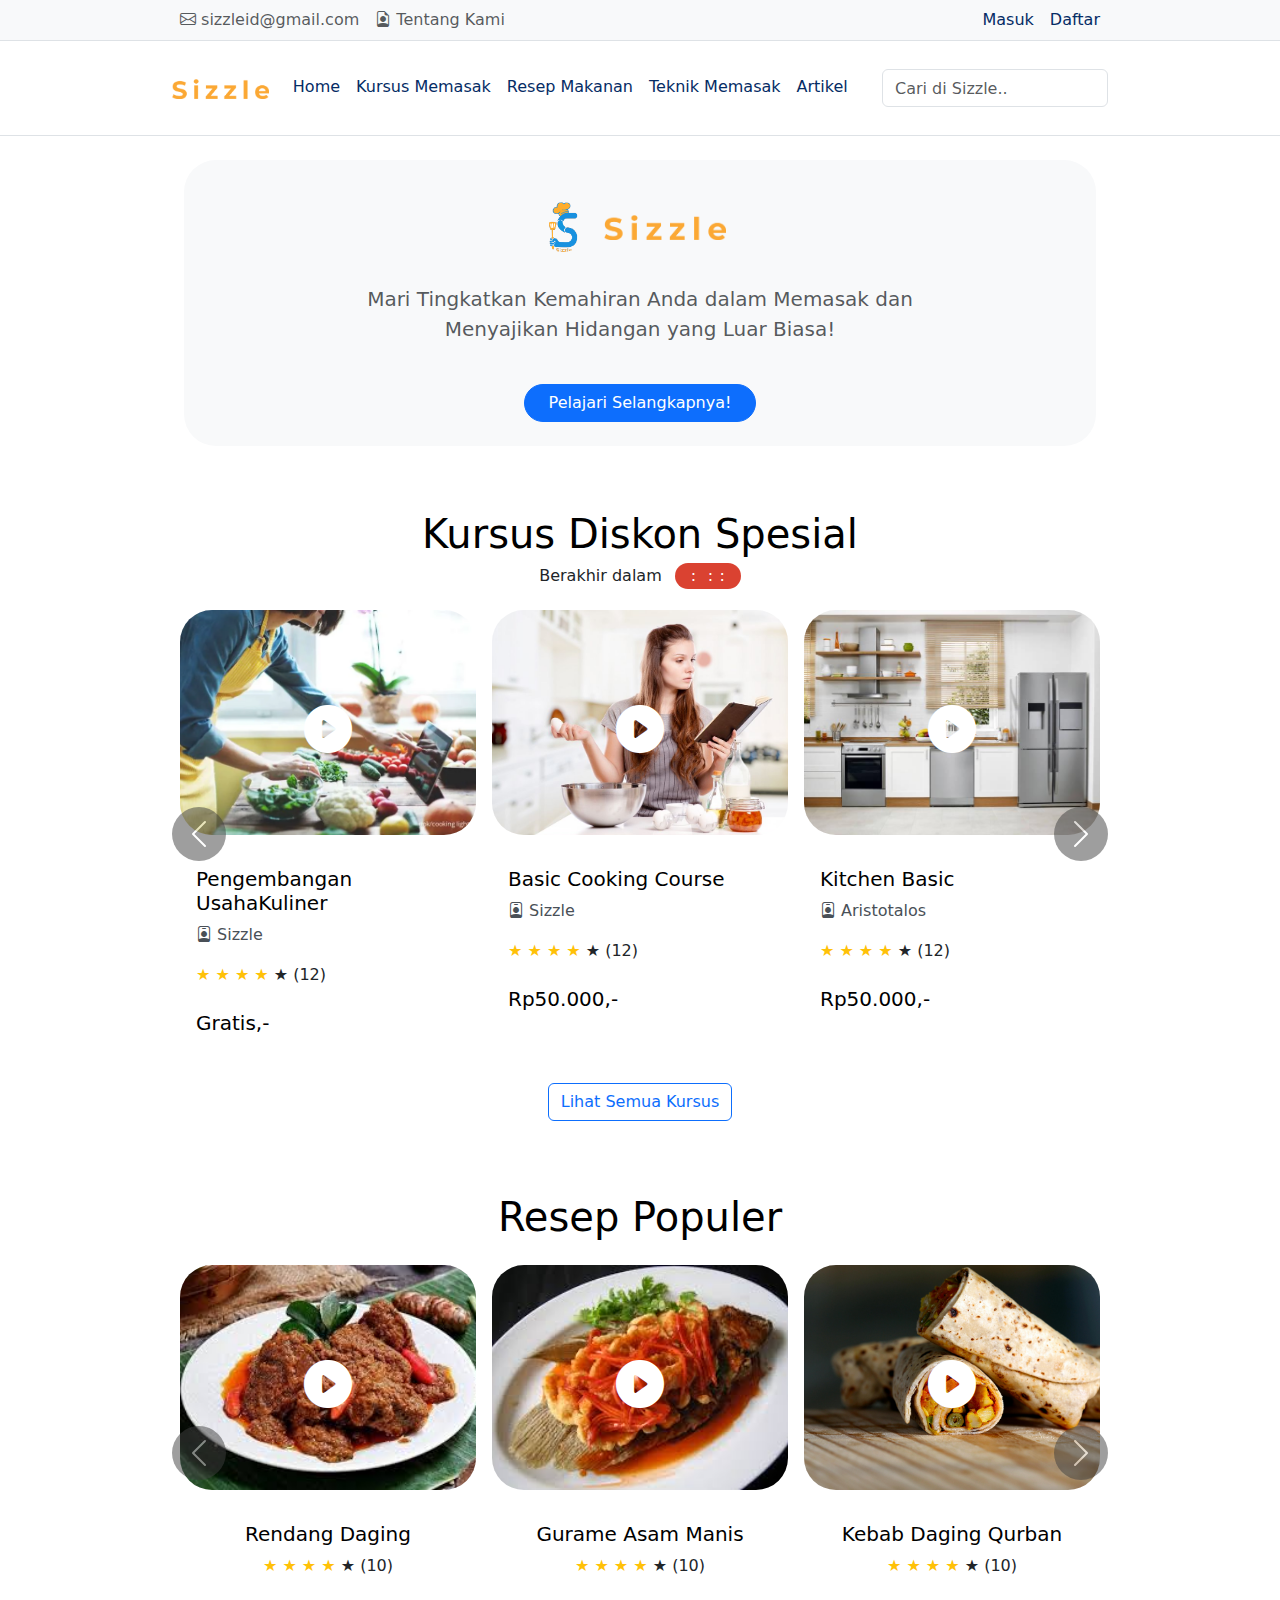
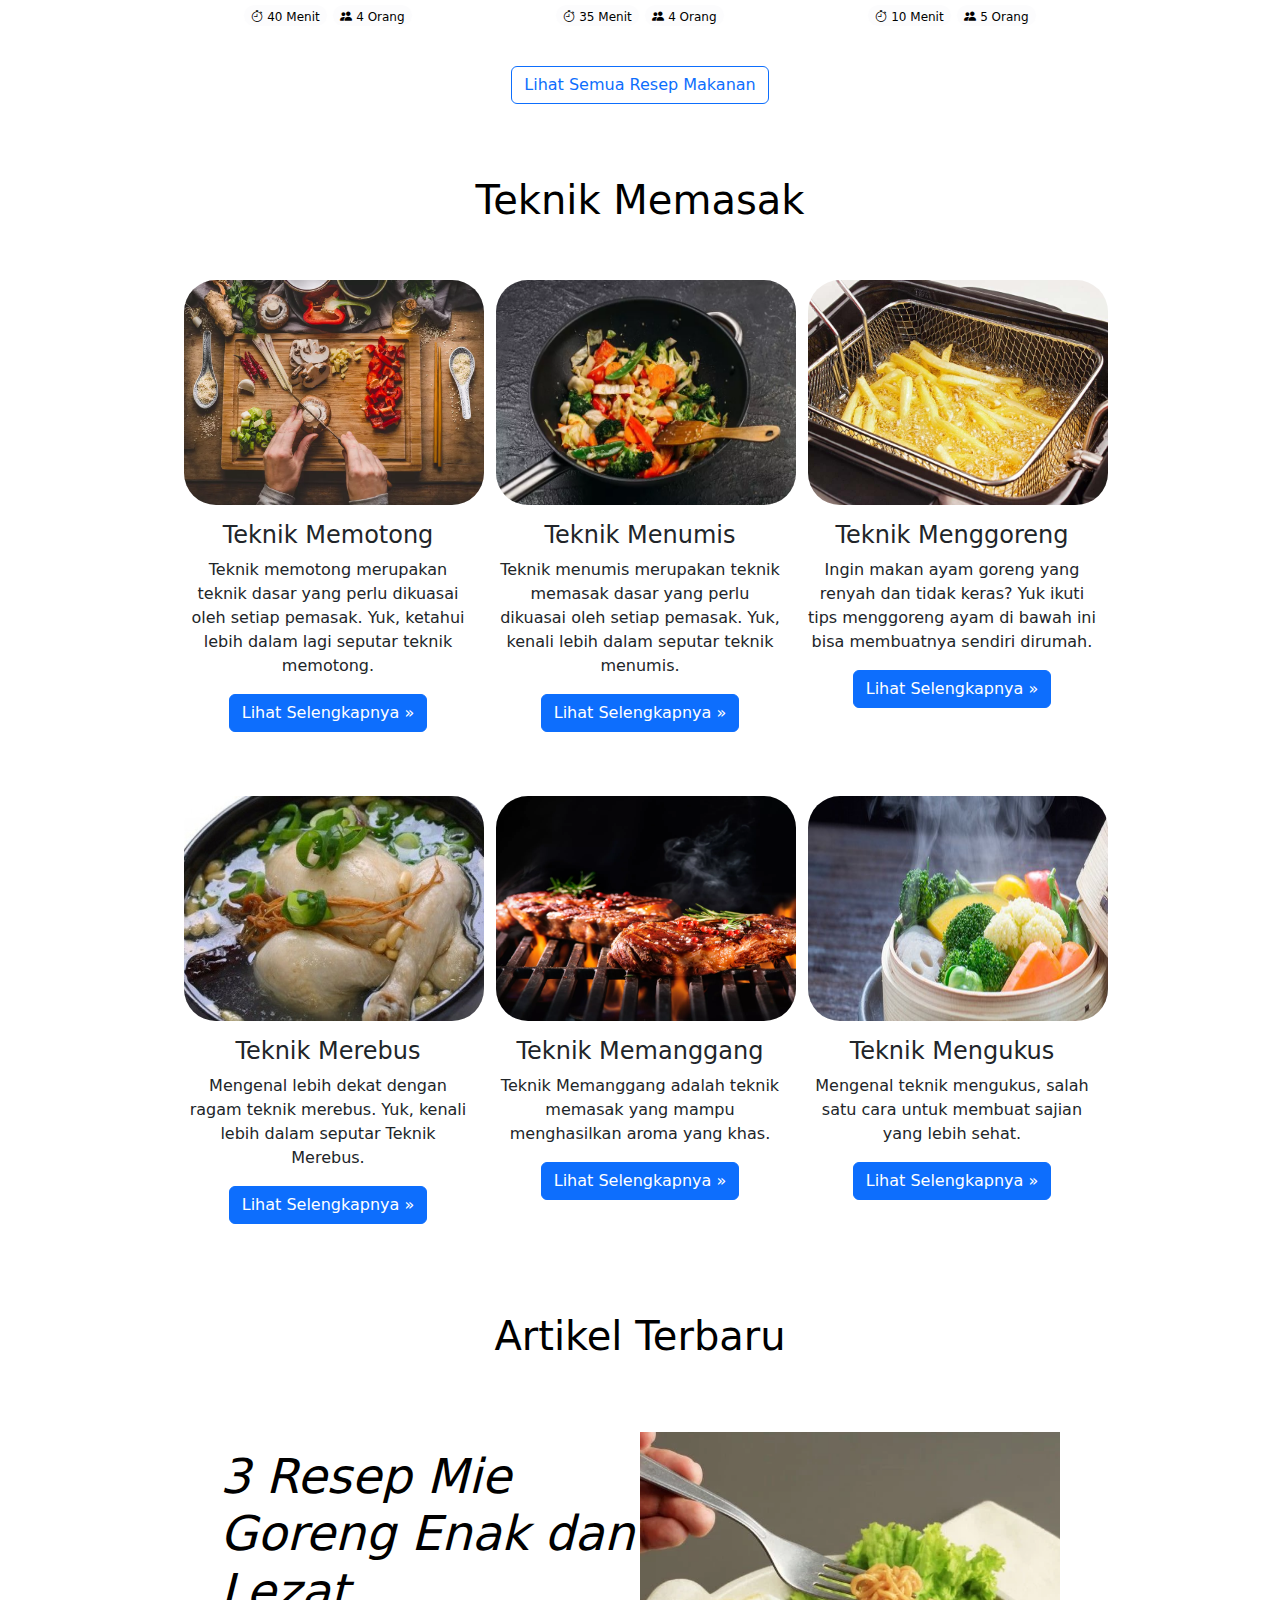
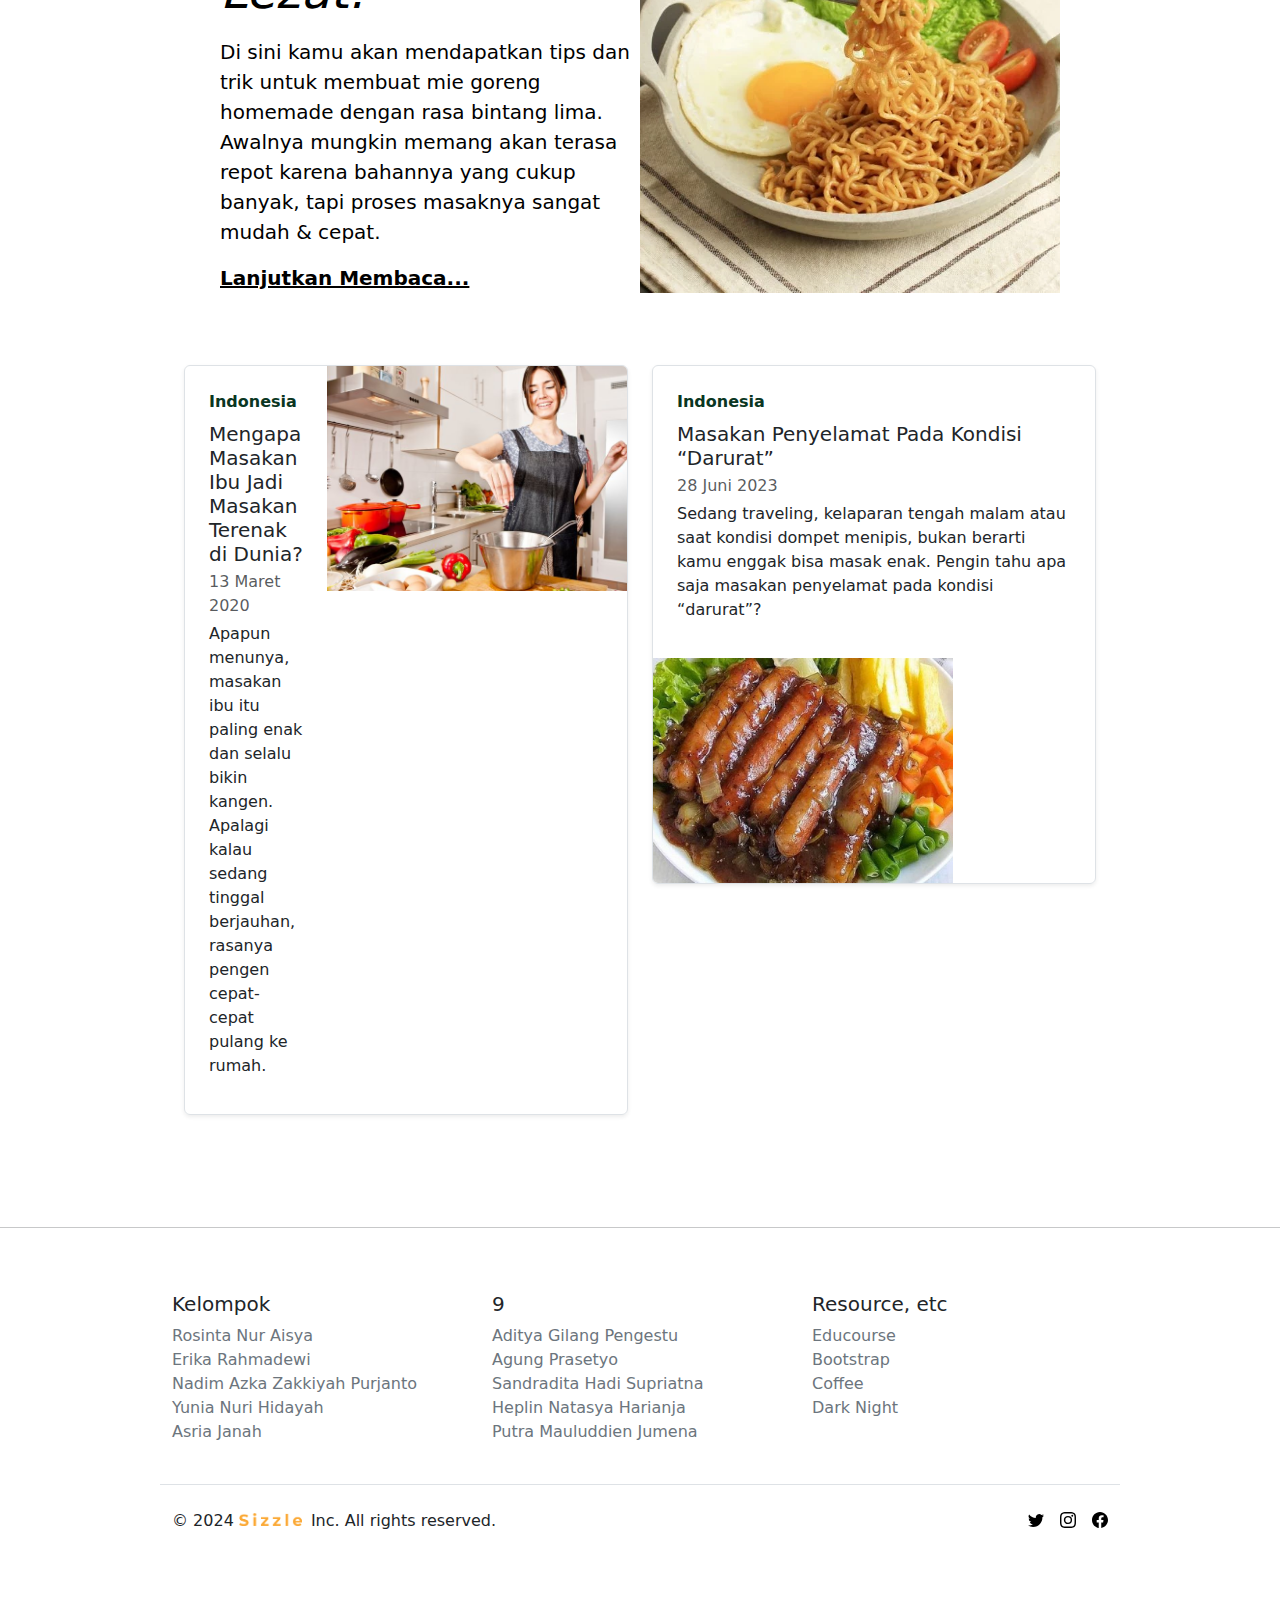
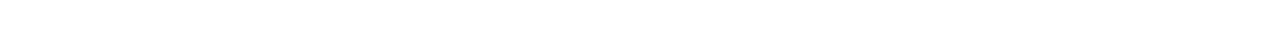
<file: home.html>
<!doctype html>
<html lang="en" data-bs-theme="auto">
  <head>
    <meta charset="utf-8">
    <meta name="viewport" content="width=device-width, initial-scale=1">
    <meta name="description" content="Kursus Memasak-Resep Makanan-Teknik Memasak">
    <meta name="author" content="Sizzle">

    <title>Sizzle - Home</title>

    <link rel="shortcut icon" type="image/png" href="assets/images/sizzle-logo.svg">
    <link rel="stylesheet" href="https://cdn.jsdelivr.net/npm/bootstrap-icons@1.11.3/font/bootstrap-icons.min.css"/>
    <link href="https://stackpath.bootstrapcdn.com/bootstrap/4.5.2/css/bootstrap.min.css" rel="stylesheet">
    <link href="assets/css/bootstrap.min.css" rel="stylesheet">
    <link href="assets/css/product.css" rel="stylesheet">
    <link href="assets/css/custom.css" rel="stylesheet">
    <link href="assets/css/home.css" rel="stylesheet">


  </head>
  <body>
    <nav class="bg-body-tertiary border-bottom ">
      <div class="container d-flex flex-wrap">
        <ul class="nav me-auto">
          <li class="nav-item">
            <a href="#" class="nav-link link-body-emphasis px-2 bi bi-envelope text-body-secondary"> sizzleid@gmail.com</a>
          </li>
          <li class="nav-item">
            <a href="#" class="nav-link link-body-emphasis px-2 bi bi-file-earmark-person text-body-secondary"> Tentang Kami</a>
          </li>
        </ul>
        <ul class="nav">
          <li class="nav-item">
            <a href="login.html" class="nav-link link-body-emphasis px-2 text-primary-emphasis">Masuk</a>
          </li>
          <li class="nav-item">
            <a href="register.html" class="nav-link link-body-emphasis px-2 text-primary-emphasis">Daftar</a>
          </li>
        </ul>
      </div>
    </nav>

    <header class="mb-4 py-3 border-bottom px-5">
      <nav class="navbar navbar-expand-lg  rounded" aria-label="Eleventh navbar example">
        <div class="container d-flex flex-wrap">
          <a href="home.html"><img src="assets/images/sizzle_text.png" alt="Logo" class="me-3" height="20"></a>
          <button class="navbar-toggler" type="button" data-bs-toggle="collapse" data-bs-target="#navbarsExample09" aria-controls="navbarsExample09" aria-expanded="false" aria-label="Toggle navigation">
            <span class="navbar-toggler-icon"></span>
          </button>
  
          <div class="collapse navbar-collapse" id="navbarsExample09">
            <ul class="navbar-nav me-auto mb-2 mb-lg-0">
              <li class="nav-item">
                <a class="nav-link link-body-emphasis text-primary-emphasis" href="home.html">Home</a>
              </li>
              <li class="nav-item">
                <a class="nav-link link-body-emphasis text-primary-emphasis" href="kursus.html">Kursus Memasak</a>
              </li>
              <li class="nav-item">
                <a class="nav-link link-body-emphasis text-primary-emphasis" href="resep.html">Resep Makanan</a>
              </li>
              <li class="nav-item dropdown">
                <a class="nav-link link-body-emphasis text-primary-emphasis" href="coming_soon.html" data-bs-toggle="dropdown" aria-expanded="false">Teknik Memasak</a>
                <ul class="dropdown-menu">
                  <li><a class="dropdown-item" href="coming_soon.html">Teknik Memotong</a></li>
                  <li><a class="dropdown-item" href="coming_soon.html">Teknik Menumis</a></li>
                  <li><a class="dropdown-item" href="coming_soon.html">Teknik Menggoreng</a></li>
                  <li><a class="dropdown-item" href="coming_soon.html">Teknik Merebus</a></li>
                  <li><a class="dropdown-item" href="coming_soon.html">Teknik Memanggas</a></li>
                  <li><a class="dropdown-item" href="coming_soon.html">Teknik Mengukus</a></li>
                </ul>
              </li>
              <li class="nav-item dropdown">
                <a class="nav-link link-body-emphasis text-primary-emphasis" href="coming_soon.html" role="button" data-bs-toggle="dropdown" aria-expanded="false">
                  Artikel
                </a>
                <ul class="dropdown-menu">
                  <li><a class="dropdown-item" href="artikel-masak.html">Artikel Memasak</a></li>
                </ul>
            </li>
            </ul>
            <form role="search">
              <input class="form-control text-primary-emphasis" id="filter" type="search" placeholder="Cari di Sizzle.." aria-label="Search">
            </form>
          </div>
        </div>
      </nav>
    </div>
    </header>

<main>
  
  <div class="container">
    <div class="container my-3">
      <div class="p-3 text-center bg-body-tertiary rounded-5"><br>
        <h1 class="text-body-emphasis"><img src="assets/images/sizzle-logo.svg" alt="Logo" height="50" class="rounded-circle me-3"><img src="assets/images/sizzle_text.png" alt="Logo" class="me-3" height="25"></h1><br>
        <p class="col-lg-8 mx-auto fs-5 text-muted" style="color: #FBA834;">
          Mari Tingkatkan Kemahiran Anda dalam Memasak dan Menyajikan Hidangan yang Luar Biasa!
        </p>
        <div class="d-inline-flex gap-2 mb-2 mt-4">
          <a class="d-inline-flex align-items-center btn btn-primary px-4 rounded-pill" type="button" href="kursus.html">
            Pelajari Selangkapnya! 
          </a>
        </div>
      </div>
    </div>
    <br>

    <div class="col-md-12 text-center mb-4 mt-4">
      <div class="justify-content-between">
        <h1 class="text-body-emphasis fw-light">Kursus Diskon Spesial</h1>
        <h4 class="timer fs-6">Berakhir dalam 
          <span id="countdown"><span id="day"></span>:
          <span id="hour"></span>:<span id="minute"></span>:
          <span id="second"></span></span></span>
        </h4>
      </div>
    </div>
    <div id="carouselExampleCaptions1" class="carousel slide">
      <div class="carousel-inner">
        <div class="carousel-item">
          <div class="card shadow-none rounded-3 border-0">
            <div class="position-relative">
              <div class="img-wrapper"><img src="assets/images/kursus_pengembangan.jpg" class="rounded-5 mb-3" width="300px" height="225px" alt="Kursus Pengembangan"></div>
              <i
                class="bi bi-play-circle-fill position-absolute top-50 start-50 translate-middle text-white"
                style="font-size: 3rem"
              ></i>
            </div>
            <div class="card-body">
                <h5 class="card-title text-body-emphasis fw-normal">Pengembangan UsahaKuliner</h5>
                <p class="card-text text-light-emphasis bi bi-person-badge"> Sizzle</p>
                <div class="rating">
                  <span class="star text-warning">&#9733;</span>
                  <span class="star text-warning">&#9733;</span>
                  <span class="star text-warning">&#9733;</span>
                  <span class="star text-warning">&#9733;</span>
                  <span class="star">&#9733; (12)</span>
                </div>
                <br />
                <h5 class="text-body-emphasis fw-normal">Gratis,-</h5>
            </div>
          </div>
        </div>
        <div class="carousel-item">
          <div class="card shadow-none rounded-3 border-0">
            <div class="position-relative">
              <div class="img-wrapper"><img src="assets/images/kursus_basic.jpg" class="rounded-5 mb-3" width="300px" height="225px" alt="Kursus Basic"></div>
              <i
                class="bi bi-play-circle-fill position-absolute top-50 start-50 translate-middle text-white"
                style="font-size: 3rem"
              ></i>
            </div>
            <div class="card-body">
                <h5 class="card-title text-body-emphasis fw-normal">Basic Cooking Course</h5>
                <p class="card-text text-light-emphasis bi bi-person-badge"> Sizzle</p>
                <div class="rating">
                  <span class="star text-warning">&#9733;</span>
                  <span class="star text-warning">&#9733;</span>
                  <span class="star text-warning">&#9733;</span>
                  <span class="star text-warning">&#9733;</span>
                  <span class="star">&#9733; (12)</span>
                </div>
                <br />
                <h5 class="text-body-emphasis fw-normal">Rp50.000,-</h5>
            </div>
          </div>
        </div>
        <div class="carousel-item">
          <div class="card shadow-none rounded-3 border-0">
            <div class="position-relative">
              <div class="img-wrapper"><img src="assets/images/kursus_kitchen.jpg" class="rounded-5 mb-3" width="300px" height="225px" alt="Kursus Kitchen Basic"></div>
              <i
                class="bi bi-play-circle-fill position-absolute top-50 start-50 translate-middle text-white"
                style="font-size: 3rem"
              ></i>
            </div>
            <div class="card-body">
                <h5 class="card-title text-body-emphasis fw-normal">Kitchen Basic</h5>
                <p class="card-text text-light-emphasis bi bi-person-badge"> Aristotalos</p>
                <div class="rating">
                  <span class="star text-warning">&#9733;</span>
                  <span class="star text-warning">&#9733;</span>
                  <span class="star text-warning">&#9733;</span>
                  <span class="star text-warning">&#9733;</span>
                  <span class="star">&#9733; (12)</span>
                </div>
                <br />
                <h5 class="text-body-emphasis fw-normal">Rp50.000,-</h5>
            </div>
          </div>
        </div>
        <div class="carousel-item">
          <div class="card shadow-none rounded-3 border-0">
            <div class="position-relative">
              <div class="img-wrapper"><img src="assets/images/kursus_boga_dasar.jpg" class="rounded-5 mb-3" width="300px" height="225px" alt="Kursus Boga Dasar 1"></div>
              <i
                class="bi bi-play-circle-fill position-absolute top-50 start-50 translate-middle text-white"
                style="font-size: 3rem"
              ></i>
            </div>
            <div class="card-body">
                <h5 class="card-title text-body-emphasis fw-normal">Pengantar Boga Dasar 1</h5>
                <p class="card-text text-light-emphasis bi bi-person-badge"> Sizzle</p>
                <div class="rating">
                  <span class="star text-warning">&#9733;</span>
                  <span class="star text-warning">&#9733;</span>
                  <span class="star text-warning">&#9733;</span>
                  <span class="star text-warning">&#9733;</span>
                  <span class="star">&#9733; (12)</span>
                </div>
                <br />
                <h5 class="text-body-emphasis fw-normal">Gratis,-</h5>
            </div>
          </div>
        </div>
        <div class="carousel-item">
          <div class="card shadow-none rounded-3 border-0">
            <div class="position-relative">
              <div class="img-wrapper"><img src="assets/images/kursus_beginner.jpg" class="rounded-5 mb-3" width="300px" height="225px" alt="Kursus Beginner"></div>
              <i
                class="bi bi-play-circle-fill position-absolute top-50 start-50 translate-middle text-white"
                style="font-size: 3rem"
              ></i>
            </div>
            <div class="card-body">
                <h5 class="card-title text-body-emphasis fw-normal">Cooking for Beginners</h5>
                <p class="card-text text-light-emphasis bi bi-person-badge"> Aristotalos</p>
                <div class="rating">
                  <span class="star text-warning">&#9733;</span>
                  <span class="star text-warning">&#9733;</span>
                  <span class="star text-warning">&#9733;</span>
                  <span class="star text-warning">&#9733;</span>
                  <span class="star">&#9733; (12)</span>
                </div>
                <br />
                <h5 class="text-body-emphasis fw-normal">Rp50.000,-</h5>
            </div>
          </div>
        </div>
      </div>
      <button class="carousel-control-prev" type="button" data-bs-target="#carouselExampleCaptions" data-bs-slide="prev">
        <span class="carousel-control-prev-icon" aria-hidden="true"></span>
        <span class="visually-hidden">Previous</span>
      </button>
      <button class="carousel-control-next" type="button" data-bs-target="#carouselExampleCaptions" data-bs-slide="next">
        <span class="carousel-control-next-icon" aria-hidden="true"></span>
        <span class="visually-hidden">Next</span>
      </button>
    </div>
  <div class="col-md-12 text-center mt-4 mb-5">
    <a href="kursus.html" class="btn btn-outline-primary">Lihat Semua Kursus</a>
  </div><br>


        
        <div class="col-md-12 text-center mb-4">
            <h1 class="text-body-emphasis fw-light">Resep Populer</h1>
        </div>
        <div id="carouselExampleCaptions2" class="carousel slide">
          <div class="carousel-inner">
            <div class="carousel-item">
              <div class="card shadow-none rounded-3 border-0">
                <div class="position-relative">
                  <div class="img-wrapper"><img src="assets/images/resep_rendang.jpg" class="rounded-5 mb-3" width="300px" height="225px" alt="Resep Rendang"></div>
                  <i
                    class="bi bi-play-circle-fill position-absolute top-50 start-50 translate-middle text-white"
                    style="font-size: 3rem"
                  ></i>
                </div>
                <div class="card-body">
                  <div class="text-center">
                    <h5 class="text-body-emphasis fw-normal">Rendang Daging</h5>
                    <div class="rating">
                      <span class="star text-warning">&#9733;</span>
                      <span class="star text-warning">&#9733;</span>
                      <span class="star text-warning">&#9733;</span>
                      <span class="star text-warning">&#9733;</span>
                      <span class="star">&#9733; (10)</span>
                    </div>
                    <br />
                    <span
                      class="badge bg-light-subtle text-body-emphasis fw-normal rounded-pill bi bi-stopwatch"
                    >
                      40 Menit
                    </span>
                    <span
                      class="badge bg-light-subtle text-body-emphasis fw-normal rounded-pill bi bi-people-fill"
                    >
                      4 Orang
                    </span>
                  </div>
                </div>
              </div>
            </div>
            <div class="carousel-item">
              <div class="card shadow-none rounded-3 border-0">
                <div class="position-relative">
                  <div class="img-wrapper"><img src="assets/images/resep_gurame.jpg" class="rounded-5 mb-3" width="300px" height="225px" alt="Resep Rendang"></div>
                  <i
                    class="bi bi-play-circle-fill position-absolute top-50 start-50 translate-middle text-white"
                    style="font-size: 3rem"
                  ></i>
                </div>
                <div class="card-body">
                  <div class="text-center">
                    <h5 class="text-body-emphasis fw-normal">Gurame Asam Manis</h5>
                    <div class="rating">
                      <span class="star text-warning">&#9733;</span>
                      <span class="star text-warning">&#9733;</span>
                      <span class="star text-warning">&#9733;</span>
                      <span class="star text-warning">&#9733;</span>
                      <span class="star">&#9733; (10)</span>
                    </div>
                    <br />
                    <span
                      class="badge bg-light-subtle text-body-emphasis fw-normal rounded-pill bi bi-stopwatch"
                    >
                      35 Menit
                    </span>
                    <span
                      class="badge bg-light-subtle text-body-emphasis fw-normal rounded-pill bi bi-people-fill"
                    >
                      4 Orang
                    </span>
                  </div>
                </div>
              </div>
            </div>
            <div class="carousel-item">
              <div class="card shadow-none rounded-3 border-0">
                <div class="position-relative">
                  <div class="img-wrapper"><img src="assets/images/resep_kebab.jpg" class="rounded-5 mb-3" width="300px" height="225px" alt="Resep Rendang"></div>
                  <i
                    class="bi bi-play-circle-fill position-absolute top-50 start-50 translate-middle text-white"
                    style="font-size: 3rem"
                  ></i>
                </div>
                <div class="card-body">
                  <div class="text-center">
                    <h5 class="text-body-emphasis fw-normal">Kebab Daging Qurban</h5>
                    <div class="rating">
                      <span class="star text-warning">&#9733;</span>
                      <span class="star text-warning">&#9733;</span>
                      <span class="star text-warning">&#9733;</span>
                      <span class="star text-warning">&#9733;</span>
                      <span class="star">&#9733; (10)</span>
                    </div>
                    <br />
                    <span
                      class="badge bg-light-subtle text-body-emphasis fw-normal rounded-pill bi bi-stopwatch"
                    >
                      10 Menit
                    </span>
                    <span
                      class="badge bg-light-subtle text-body-emphasis fw-normal rounded-pill bi bi-people-fill"
                    >
                      5 Orang
                    </span>
                  </div>
                </div>
              </div>
            </div>
            <div class="carousel-item">
              <div class="card shadow-none rounded-3 border-0">
                <div class="position-relative">
                  <div class="img-wrapper"><img src="assets/images/resep_sate.jpg" class="rounded-5 mb-3" width="300px" height="225px" alt="Resep Rendang"></div>
                  <i
                    class="bi bi-play-circle-fill position-absolute top-50 start-50 translate-middle text-white"
                    style="font-size: 3rem"
                  ></i>
                </div>
                <div class="card-body">
                  <div class="text-center">
                    <h5 class="text-body-emphasis fw-normal">Sate Madura</h5>
                    <div class="rating">
                      <span class="star text-warning">&#9733;</span>
                      <span class="star text-warning">&#9733;</span>
                      <span class="star text-warning">&#9733;</span>
                      <span class="star text-warning">&#9733;</span>
                      <span class="star">&#9733; (10)</span>
                    </div>
                    <br />
                    <span
                      class="badge bg-light-subtle text-body-emphasis fw-normal rounded-pill bi bi-stopwatch"
                    >
                      25 Menit
                    </span>
                    <span
                      class="badge bg-light-subtle text-body-emphasis fw-normal rounded-pill bi bi-people-fill"
                    >
                      5 Orang
                    </span>
                  </div>
                </div>
              </div>
            </div>
            <div class="carousel-item">
              <div class="card shadow-none rounded-3 border-0">
                <div class="position-relative">
                  <div class="img-wrapper"><img src="assets/images/resep_klepon.jpg" class="rounded-5 mb-3" width="300px" height="225px" alt="Resep Rendang"></div>
                  <i
                    class="bi bi-play-circle-fill position-absolute top-50 start-50 translate-middle text-white"
                    style="font-size: 3rem"
                  ></i>
                </div>
                <div class="card-body">
                  <div class="text-center">
                    <h5 class="text-body-emphasis fw-normal">Klepon Gula Merah</h5>
                    <div class="rating">
                      <span class="star text-warning">&#9733;</span>
                      <span class="star text-warning">&#9733;</span>
                      <span class="star text-warning">&#9733;</span>
                      <span class="star text-warning">&#9733;</span>
                      <span class="star">&#9733; (10)</span>
                    </div>
                    <br />
                    <span
                      class="badge bg-light-subtle text-body-emphasis fw-normal rounded-pill bi bi-stopwatch"
                    >
                      25 Menit
                    </span>
                    <span
                      class="badge bg-light-subtle text-body-emphasis fw-normal rounded-pill bi bi-people-fill"
                    >
                      6 Orang
                    </span>
                  </div>
                </div>
              </div>
            </div>
            <div class="carousel-item">
              <div class="card shadow-none rounded-3 border-0">
                <div class="position-relative">
                  <div class="img-wrapper"><img src="assets/images/resep_rawon.jpg" class="rounded-5 mb-3" width="300px" height="225px" alt="Resep Rendang"></div>
                  <i
                    class="bi bi-play-circle-fill position-absolute top-50 start-50 translate-middle text-white"
                    style="font-size: 3rem"
                  ></i>
                </div>
                <div class="card-body">
                  <div class="text-center">
                    <h5 class="text-body-emphasis fw-normal">Rawon Daging</h5>
                    <div class="rating">
                      <span class="star text-warning">&#9733;</span>
                      <span class="star text-warning">&#9733;</span>
                      <span class="star text-warning">&#9733;</span>
                      <span class="star text-warning">&#9733;</span>
                      <span class="star">&#9733; (10)</span>
                    </div>
                    <br />
                    <span
                      class="badge bg-light-subtle text-body-emphasis fw-normal rounded-pill bi bi-stopwatch"
                    >
                      30 Menit
                    </span>
                    <span
                      class="badge bg-light-subtle text-body-emphasis fw-normal rounded-pill bi bi-people-fill"
                    >
                      5 Orang
                    </span>
                  </div>
                </div>
              </div>
            </div>
          </div>
          <button class="carousel-control-prev" type="button" data-bs-target="#carouselExampleCaptions" data-bs-slide="prev">
            <span class="carousel-control-prev-icon" aria-hidden="true"></span>
            <span class="visually-hidden">Previous</span>
          </button>
          <button class="carousel-control-next" type="button" data-bs-target="#carouselExampleCaptions" data-bs-slide="next">
            <span class="carousel-control-next-icon" aria-hidden="true"></span>
            <span class="visually-hidden">Next</span>
          </button>
        </div>
      <div class="col-md-12 text-center mt-4 mb-5">
        <a href="resep.html" class="btn btn-outline-primary">Lihat Semua Resep Makanan</a>
      </div><br>

      <div class="container marketing">
            <div class="col-md-12 text-center">
              <h1 class="text-body-emphasis fw-light">Teknik Memasak</h1>
              </div><br><br>
        <div class="row">
            <div class="col-lg-4 text-center mb-5">
                <img src="assets/images/teknik_memotong.jpe" class="rounded-5 mb-3" width="300px" height="225px" alt="">
                <h4 class="fw-normal">Teknik Memotong</h4>
                <p class="fw-light text-center">Teknik memotong merupakan teknik dasar yang perlu dikuasai oleh setiap pemasak. Yuk, ketahui lebih dalam lagi seputar teknik memotong.</p>
                <p><a class="btn btn-primary" href="coming_soon.html">Lihat Selengkapnya &raquo;</a></p>
            </div>
            <div class="col-lg-4 text-center mb-5">
                <img src="assets/images/teknik_menumis.jpg" class="rounded-5 mb-3" width="300px" height="225px" alt="">
                <h4 class="fw-normal">Teknik Menumis</h4>
                <p class="fw-light text-center">Teknik menumis merupakan teknik memasak dasar yang perlu dikuasai oleh setiap pemasak. Yuk, kenali lebih dalam seputar teknik menumis.</p>
                <p><a class="btn btn-primary" href="coming_soon.html">Lihat Selengkapnya &raquo;</a></p>
            </div>
            <div class="col-lg-4 text-center mb-5">
                <img src="assets/images/teknik_menggoreng.jpg" class="rounded-5 mb-3" width="300px" height="225px" alt="">
                <h4 class="fw-normal">Teknik Menggoreng</h4>
                <p class="fw-light text-center">Ingin makan ayam goreng yang renyah dan tidak keras? Yuk ikuti tips menggoreng ayam di bawah ini bisa membuatnya sendiri dirumah.</p>
                <p><a class="btn btn-primary" href="coming_soon.html">Lihat Selengkapnya &raquo;</a></p>
            </div>
            <div class="col-lg-4 text-center mb-5">
                <img src="assets/images/teknik_merebus.jpg" class="rounded-5 mb-3" width="300px" height="225px" alt="">
                <h4 class="fw-normal">Teknik Merebus</h4>
                <p class="fw-light text-center">Mengenal lebih dekat dengan ragam teknik merebus. Yuk, kenali lebih dalam seputar Teknik Merebus.</p>
                <p><a class="btn btn-primary" href="coming_soon.html">Lihat Selengkapnya &raquo;</a></p>
            </div>
            <div class="col-lg-4 text-center mb-5">
                <img src="assets/images/teknik_memanggang.jpe" class="rounded-5 mb-3" width="300px" height="225px" alt="">
                <h4 class="fw-normal">Teknik Memanggang</h4>
                <p class="fw-light text-center">Teknik Memanggang adalah teknik memasak yang mampu menghasilkan aroma yang khas.</p>
                <p><a class="btn btn-primary" href="coming_soon.html">Lihat Selengkapnya &raquo;</a></p>
            </div>
            <div class="col-lg-4 text-center mb-5">
              <img src="assets/images/teknik_mengukus.jpg" class="rounded-5 mb-3" width="300px" height="225px" alt="">
                <h4 class="fw-normal">Teknik Mengukus</h4>
                <p class="fw-light text-center">Mengenal teknik mengukus, salah satu cara untuk membuat sajian yang lebih sehat.</p>
                <p><a class="btn btn-primary" href="coming_soon.html">Lihat Selengkapnya &raquo;</a></p>
            </div>
        </div><br>


      <div class="col-md-12 text-center mb-4">
        <h1 class="text-body-emphasis fw-light">Artikel Terbaru</h1>
      </div>
      <div class="p-4 p-md-5 mb-4 rounded text-body-emphasis">
        <div class="row">
            <div class="col-lg-6 px-0 order-lg-2">
                <img src="assets/images/artikel_1.jpg" class="img-fluid" alt="Gambar Anda" style="width: 100%; height: 100%; object-fit: cover;">
            </div>
            <div class="col-lg-6 px-0 order-lg-1">
                <h1 class="display-5 fst-italic mt-3">3 Resep Mie Goreng Enak dan Lezat.</h1>
                <p class="lead my-3">Di sini kamu akan mendapatkan tips dan trik untuk membuat mie goreng homemade dengan rasa bintang lima. Awalnya mungkin memang akan terasa repot karena bahannya yang cukup banyak, tapi proses masaknya sangat mudah & cepat.</p>
                <p class="lead mb-0"><a href="coming_soon.html" class="text-body-emphasis fw-bold">Lanjutkan Membaca...</a></p>
            </div>
        </div>
      </div>
    
      <div class="row mb-5">
        <div class="col-md-6">
          <div class="row g-0 border rounded overflow-hidden flex-md-row mb-4 shadow-sm h-md-250 position-relative">
            <div class="col p-4 d-flex flex-column position-static">
              <strong class="d-inline-block mb-2 text-success-emphasis">Indonesia</strong>
              <h5 class="mb-1">Mengapa Masakan Ibu Jadi Masakan Terenak di Dunia?</h5>
              <div class="mb-1 text-body-secondary">13 Maret 2020</div>
              <p class="card-text mb-auto">Apapun menunya, masakan ibu itu paling enak dan selalu bikin kangen. Apalagi kalau sedang tinggal berjauhan, rasanya pengen cepat-cepat pulang ke rumah.</p>
              <a href="coming_soon.html" class="icon-link gap-1 icon-link-hover stretched-link">
                <svg class="bi"><use xlink:href="#chevron-right"/></svg>
              </a>
            </div>
            <div class="col-auto d-none d-lg-block">
              <img src="assets/images/artikel_2.jpg" class="bd-placeholder-img" width="100%" height="320px" role="img" aria-label="Placeholder: Thumbnail" alt="Thumbnail">
            </div>
          </div>
        </div>
        <div class="col-md-6">
          <div class="row g-0 border rounded overflow-hidden flex-md-row mb-4 shadow-sm h-md-250 position-relative">
            <div class="col p-4 d-flex flex-column position-static">
              <strong class="d-inline-block mb-2 text-success-emphasis">Indonesia</strong>
              <h5 class="mb-1">Masakan Penyelamat Pada Kondisi “Darurat”</h5>
              <div class="mb-1 text-body-secondary">28 Juni 2023</div>
              <p class="mb-auto">Sedang traveling, kelaparan tengah malam atau saat kondisi dompet menipis, bukan berarti kamu enggak bisa masak enak. Pengin tahu apa saja masakan penyelamat pada kondisi “darurat”?</p>
              <a href="coming_soon.html" class="icon-link gap-1 icon-link-hover stretched-link">
                <svg class="bi"><use xlink:href="#chevron-right"/></svg>
              </a>
            </div>
            <div class="col-auto d-none d-lg-block">
              <img src="assets/images/artikel_3.jpg" class="bd-placeholder-img" width="100%" height="320px" role="img" aria-label="Placeholder: Thumbnail" alt="Thumbnail">
            </div>
          </div>
        </div>
      </div>
    </div>
    <button onclick="scrollToTop()" id="scrollToTopBtn" title="Go to top"><i class="bi bi-arrow-up-circle"></i></button>
    
    

</main><br>
<hr>


<footer class="container py-5">
    <div class="row">
      <div class="col-6 col-md">
        <h5>Kelompok</h5>
        <ul class="list-unstyled text-small">
          <li><a class="link-secondary text-decoration-none" href="https://www.instagram.com/sya_isy/">Rosinta Nur Aisya</a></li>
          <li><a class="link-secondary text-decoration-none" href="https://www.instagram.com/erikaradw/">Erika Rahmadewi</a></li>
          <li><a class="link-secondary text-decoration-none" href="https://www.instagram.com/nazkact/">Nadim Azka Zakkiyah Purjanto</a></li>
          <li><a class="link-secondary text-decoration-none" href="https://www.instagram.com/yunianuri_/">Yunia Nuri Hidayah</a></li>
          <li><a class="link-secondary text-decoration-none" href="https://www.instagram.com/asria_janah/">Asria Janah</a></li>
        </ul>
      </div>
      <div class="col-6 col-md">
        <h5>9</h5>
        <ul class="list-unstyled text-small">
          <li><a class="link-secondary text-decoration-none" href="https://www.instagram.com/_glng7/">Aditya Gilang Pengestu</a></li>
          <li><a class="link-secondary text-decoration-none" href="https://www.instagram.com/agungpraz31/">Agung Prasetyo</a></li>
          <li><a class="link-secondary text-decoration-none" href="https://www.instagram.com/sandraahadid">Sandradita Hadi Supriatna</a></li>    
          <li><a class="link-secondary text-decoration-none" href="https://www.instagram.com/havyolo/">Heplin Natasya Harianja</a></li>
          <li><a class="link-secondary text-decoration-none" href="https://www.instagram.com/putramlddien/">Putra Mauluddien Jumena</a></li>
        </ul>
      </div>
      <div class="col-5 col-md">
        <h5>Resource, etc</h5>
        <ul class="list-unstyled text-small">
          <li><a class="link-secondary text-decoration-none" href="https://educourse.id/">Educourse</a></li>
          <li><a class="link-secondary text-decoration-none" href="https://getbootstrap.com/">Bootstrap</a></li>
          <li><a class="link-secondary text-decoration-none" href="#">Coffee</a></li>
          <li><a class="link-secondary text-decoration-none" href="#">Dark Night</a></li>
        </ul>
      </div>

      <div class="d-flex flex-column flex-sm-row justify-content-between py-4 my-4 border-top">
        <p>&copy; 2024  <img src="assets/images/sizzle_text.png" alt="Logo" class="me-1 mb-1" height="13"> Inc. All rights reserved.</p>
        <ul class="list-unstyled d-flex">
          <li class="ms-3"><a class="link-body-emphasis" href="https://www.instagram.com/putramlddien/"><svg xmlns="http://www.w3.org/2000/svg" width="16" height="16" fill="currentColor" class="bi bi-twitter" viewBox="0 0 16 16">
              <path d="M5.026 15c6.038 0 9.341-5.003 9.341-9.334q.002-.211-.006-.422A6.7 6.7 0 0 0 16 3.542a6.7 6.7 0 0 1-1.889.518 3.3 3.3 0 0 0 1.447-1.817 6.5 6.5 0 0 1-2.087.793A3.286 3.286 0 0 0 7.875 6.03a9.32 9.32 0 0 1-6.767-3.429 3.29 3.29 0 0 0 1.018 4.382A3.3 3.3 0 0 1 .64 6.575v.045a3.29 3.29 0 0 0 2.632 3.218 3.2 3.2 0 0 1-.865.115 3 3 0 0 1-.614-.057 3.28 3.28 0 0 0 3.067 2.277A6.6 6.6 0 0 1 .78 13.58a6 6 0 0 1-.78-.045A9.34 9.34 0 0 0 5.026 15"/>
            </svg></a></li>
          <li class="ms-3"><a class="link-body-emphasis" href="https://www.instagram.com/putramlddien/"><svg xmlns="http://www.w3.org/2000/svg" width="16" height="16" fill="currentColor" class="bi bi-instagram" viewBox="0 0 16 16">
              <path d="M8 0C5.829 0 5.556.01 4.703.048 3.85.088 3.269.222 2.76.42a3.9 3.9 0 0 0-1.417.923A3.9 3.9 0 0 0 .42 2.76C.222 3.268.087 3.85.048 4.7.01 5.555 0 5.827 0 8.001c0 2.172.01 2.444.048 3.297.04.852.174 1.433.372 1.942.205.526.478.972.923 1.417.444.445.89.719 1.416.923.51.198 1.09.333 1.942.372C5.555 15.99 5.827 16 8 16s2.444-.01 3.298-.048c.851-.04 1.434-.174 1.943-.372a3.9 3.9 0 0 0 1.416-.923c.445-.445.718-.891.923-1.417.197-.509.332-1.09.372-1.942C15.99 10.445 16 10.173 16 8s-.01-2.445-.048-3.299c-.04-.851-.175-1.433-.372-1.941a3.9 3.9 0 0 0-.923-1.417A3.9 3.9 0 0 0 13.24.42c-.51-.198-1.092-.333-1.943-.372C10.443.01 10.172 0 7.998 0zm-.717 1.442h.718c2.136 0 2.389.007 3.232.046.78.035 1.204.166 1.486.275.373.145.64.319.92.599s.453.546.598.92c.11.281.24.705.275 1.485.039.843.047 1.096.047 3.231s-.008 2.389-.047 3.232c-.035.78-.166 1.203-.275 1.485a2.5 2.5 0 0 1-.599.919c-.28.28-.546.453-.92.598-.28.11-.704.24-1.485.276-.843.038-1.096.047-3.232.047s-2.39-.009-3.233-.047c-.78-.036-1.203-.166-1.485-.276a2.5 2.5 0 0 1-.92-.598 2.5 2.5 0 0 1-.6-.92c-.109-.281-.24-.705-.275-1.485-.038-.843-.046-1.096-.046-3.233s.008-2.388.046-3.231c.036-.78.166-1.204.276-1.486.145-.373.319-.64.599-.92s.546-.453.92-.598c.282-.11.705-.24 1.485-.276.738-.034 1.024-.044 2.515-.045zm4.988 1.328a.96.96 0 1 0 0 1.92.96.96 0 0 0 0-1.92m-4.27 1.122a4.109 4.109 0 1 0 0 8.217 4.109 4.109 0 0 0 0-8.217m0 1.441a2.667 2.667 0 1 1 0 5.334 2.667 2.667 0 0 1 0-5.334"/>
            </svg></a></li>
          <li class="ms-3"><a class="link-body-emphasis" href="https://www.instagram.com/putramlddien/"><svg xmlns="http://www.w3.org/2000/svg" width="16" height="16" fill="currentColor" class="bi bi-facebook" viewBox="0 0 16 16">
              <path d="M16 8.049c0-4.446-3.582-8.05-8-8.05C3.58 0-.002 3.603-.002 8.05c0 4.017 2.926 7.347 6.75 7.951v-5.625h-2.03V8.05H6.75V6.275c0-2.017 1.195-3.131 3.022-3.131.876 0 1.791.157 1.791.157v1.98h-1.009c-.993 0-1.303.621-1.303 1.258v1.51h2.218l-.354 2.326H9.25V16c3.824-.604 6.75-3.934 6.75-7.951"/>
            </svg></a></li>
        </ul>
      </div>

    </div>
  </footer>
    <script src="assets/js/bootstrap.bundle.min.js"></script>
    <script src="assets/js/color-modes.js"></script>
    <script src="assets/js/search.js"></script>
    <script src="assets/js/top-scroll.js"></script>
    <script src="assets/js/corousel.js"></script>
    <script src="assets/js/jquery.min.js"></script>
    <script src="https://cdn.jsdelivr.net/npm/@popperjs/core@2.5.4/dist/umd/popper.min.js"></script>
    <script>
      let day = document.getElementById("day");
      let hour = document.getElementById("hour");
      let minute = document.getElementById("minute");
      let second = document.getElementById("second");
      let interval = setInterval(function() {
        let now = new Date();
        let endDate = new Date("2024-05-10T00:00:00");
        let distance = endDate.getTime() - now.getTime();
        let days = Math.floor(distance / (1000 * 60 * 60 * 24));
        let hours = Math.floor((distance % (1000 * 60 * 60 * 24)) / (1000 * 60 * 60));
        let minutes = Math.floor((distance % (1000 * 60 * 60)) / (1000 * 60));
        let seconds = Math.floor((distance % (1000 * 60)) / 1000);
        day.innerHTML = days;
        hour.innerHTML = hours;
        minute.innerHTML = minutes;
        second.innerHTML = seconds;
      }, 1000);
  </script>

    </body>
</html>
</file>
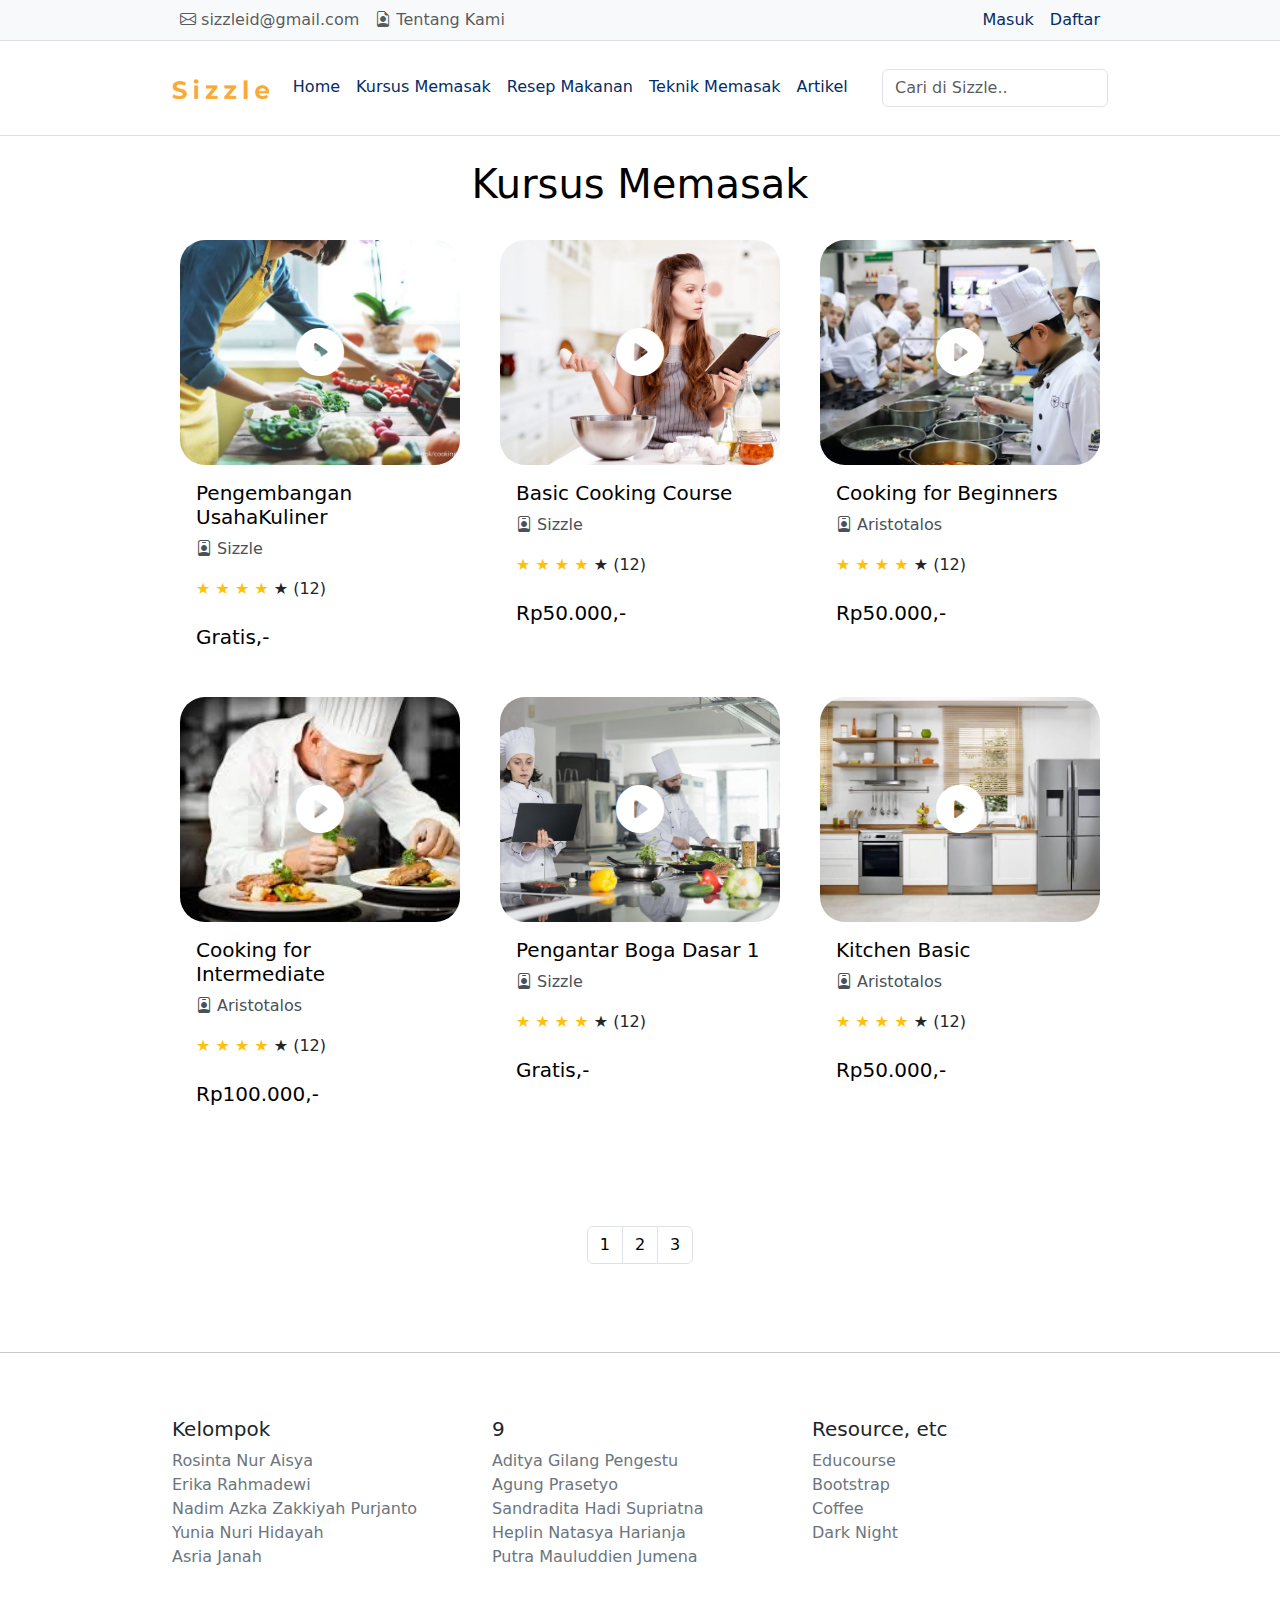
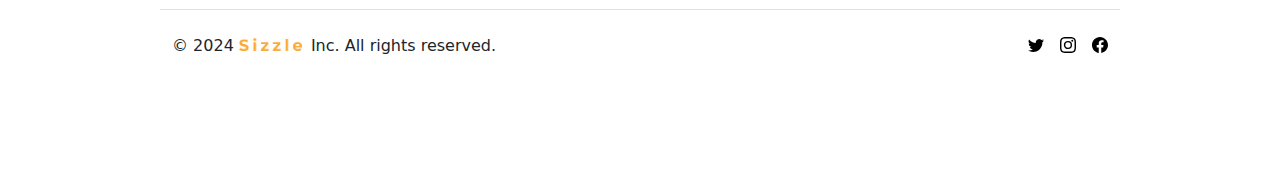
<file: kursus.html>
<!doctype html>
<html lang="en" data-bs-theme="auto">
  <head>
    <meta charset="utf-8">
    <meta name="viewport" content="width=device-width, initial-scale=1">
    <meta name="description" content="Kursus Memasak-Resep Makanan-Teknik Memasak">
    <meta name="author" content="Sizzle">

    <title>Sizzle - Kursus Memasak</title>

    <link rel="shortcut icon" type="image/png" href="assets/images/sizzle-logo.svg">
    <link rel="stylesheet" href="https://cdn.jsdelivr.net/npm/bootstrap-icons@1.11.3/font/bootstrap-icons.min.css"/>
    <link href="assets/css/bootstrap.min.css" rel="stylesheet">
    <link href="assets/css/product.css" rel="stylesheet">
    <link href="assets/css/custom.css" rel="stylesheet">


  </head>


  <body>
    <nav class="bg-body-tertiary border-bottom ">
      <div class="container d-flex flex-wrap">
        <ul class="nav me-auto">
          <li class="nav-item">
            <a href="#" class="nav-link link-body-emphasis px-2 bi bi-envelope text-body-secondary"> sizzleid@gmail.com</a>
          </li>          
          <li class="nav-item">
            <a href="#" class="nav-link link-body-emphasis px-2 bi bi-file-earmark-person text-body-secondary"> Tentang Kami</a>
          </li>
        </ul>
        <ul class="nav">
          <li class="nav-item">
            <a href="login.html" class="nav-link link-body-emphasis px-2 text-primary-emphasis">Masuk</a>
          </li>
          <li class="nav-item">
            <a href="register.html" class="nav-link link-body-emphasis px-2 text-primary-emphasis">Daftar</a>
          </li>
        </ul>
      </div>
    </nav>

    <header class="mb-4 py-3 border-bottom px-5">
      <nav class="navbar navbar-expand-lg  rounded" aria-label="Eleventh navbar example">
        <div class="container d-flex flex-wrap">
          <a href="index.html"><img src="assets/images/sizzle_text.png" alt="Logo" class="me-3" height="20"></a>
          <button class="navbar-toggler" type="button" data-bs-toggle="collapse" data-bs-target="#navbarsExample09" aria-controls="navbarsExample09" aria-expanded="false" aria-label="Toggle navigation">
            <span class="navbar-toggler-icon"></span>
          </button>
  
          <div class="collapse navbar-collapse" id="navbarsExample09">
            <ul class="navbar-nav me-auto mb-2 mb-lg-0">
              <li class="nav-item">
                <a class="nav-link link-body-emphasis text-primary-emphasis" href="index.html">Home</a>
              </li>
              <li class="nav-item">
                <a class="nav-link link-body-emphasis text-primary-emphasis" href="kursus.html">Kursus Memasak</a>
              </li>
              <li class="nav-item">
                <a class="nav-link link-body-emphasis text-primary-emphasis" href="resep.html">Resep Makanan</a>
              </li>
              <li class="nav-item dropdown">
                <a class="nav-link link-body-emphasis text-primary-emphasis" href="coming_soon.html" data-bs-toggle="dropdown" aria-expanded="false">Teknik Memasak</a>
                <ul class="dropdown-menu">
                  <li><a class="dropdown-item" href="coming_soon.html">Teknik Memotong</a></li>
                  <li><a class="dropdown-item" href="coming_soon.html">Teknik Menumis</a></li>
                  <li><a class="dropdown-item" href="coming_soon.html">Teknik Menggoreng</a></li>
                  <li><a class="dropdown-item" href="coming_soon.html">Teknik Merebus</a></li>
                  <li><a class="dropdown-item" href="coming_soon.html">Teknik Memanggas</a></li>
                  <li><a class="dropdown-item" href="coming_soon.html">Teknik Mengukus</a></li>
                </ul>
              </li>
              <li class="nav-item dropdown">
                <a class="nav-link link-body-emphasis text-primary-emphasis" href="coming_soon.html" role="button" data-bs-toggle="dropdown" aria-expanded="false">
                  Artikel
                </a>
                <ul class="dropdown-menu">
                  <li><a class="dropdown-item text-primary-emphasis" href="artikel-masak.html">Artikel Memasak</a></li>
                </ul>
            </li>
            </ul>
            <form role="search">
              <input class="form-control text-primary-emphasis" id="filter" type="search" placeholder="Cari di Sizzle.." aria-label="Search">
            </form>
          </div>
        </div>
      </nav>
    </div>
    </header>

    <main>      
        <div class="container">
          <div class="row row-cols-1 row-cols-sm-2 row-cols-md-3 g-4" id="box-container">
            <div class="col-md-12 text-center">
              <h1 class="text-body-emphasis fw-light">Kursus Memasak</h1>
            </div>
            <div class="col-6">
              <div class="card shadow-none rounded-3 border-0">
                <div class="position-relative">
                  <img
                    src="assets/images/kursus_pengembangan.jpg"
                    alt=""
                  />
                  <i
                    class="bi bi-play-circle-fill position-absolute top-50 start-50 translate-middle text-white"
                    style="font-size: 3rem"
                  ></i>
                </div>
                <div class="card-body">
                    <h5 class="card-title text-body-emphasis fw-normal">Pengembangan UsahaKuliner</h5>
                    <p class="card-text text-light-emphasis bi bi-person-badge"> Sizzle</p>
                    <div class="rating">
                      <span class="star text-warning">&#9733;</span>
                      <span class="star text-warning">&#9733;</span>
                      <span class="star text-warning">&#9733;</span>
                      <span class="star text-warning">&#9733;</span>
                      <span class="star">&#9733; (12)</span>
                    </div>
                    <br />
                    <h5 class="text-body-emphasis fw-normal">Gratis,-</h5>
                </div>
              </div>
            </div>
            <div class="col-6">
              <div class="card shadow-none rounded-3 border-0">
                <div class="position-relative">
                  <img
                    src="assets/images/kursus_basic.jpg"
                    alt=""
                  />
                  <i
                    class="bi bi-play-circle-fill position-absolute top-50 start-50 translate-middle text-white"
                    style="font-size: 3rem"
                  ></i>
                </div>
                <div class="card-body">
                    <h5 class="card-title text-body-emphasis fw-normal">Basic Cooking Course</h5>
                    <p class="card-text text-light-emphasis bi bi-person-badge"> Sizzle</p>
                    <div class="rating">
                      <span class="star text-warning">&#9733;</span>
                      <span class="star text-warning">&#9733;</span>
                      <span class="star text-warning">&#9733;</span>
                      <span class="star text-warning">&#9733;</span>
                      <span class="star">&#9733; (12)</span>
                    </div>
                    <br />
                    <h5 class="text-body-emphasis fw-normal">Rp50.000,-</h5>
                </div>
              </div>
            </div>
            <div class="col-6">
              <div class="card shadow-none rounded-3 border-0">
                <div class="position-relative">
                  <img
                    src="assets/images/kursus_beginner.jpg"
                    alt=""
                  />
                  <i
                    class="bi bi-play-circle-fill position-absolute top-50 start-50 translate-middle text-white"
                    style="font-size: 3rem"
                  ></i>
                </div>
                <div class="card-body">
                    <h5 class="card-title text-body-emphasis fw-normal">Cooking for Beginners</h5>
                    <p class="card-text text-light-emphasis bi bi-person-badge"> Aristotalos</p>
                    <div class="rating">
                      <span class="star text-warning">&#9733;</span>
                      <span class="star text-warning">&#9733;</span>
                      <span class="star text-warning">&#9733;</span>
                      <span class="star text-warning">&#9733;</span>
                      <span class="star">&#9733; (12)</span>
                    </div>
                    <br />
                    <h5 class="text-body-emphasis fw-normal">Rp50.000,-</h5>
                </div>
              </div>
            </div>
            <div class="col-6">
              <div class="card shadow-none rounded-3 border-0">
                <div class="position-relative">
                  <img
                    src="assets/images/kursus_intermediate.jpg"
                    alt=""
                  />
                  <i
                    class="bi bi-play-circle-fill position-absolute top-50 start-50 translate-middle text-white"
                    style="font-size: 3rem"
                  ></i>
                </div>
                <div class="card-body">
                    <h5 class="card-title text-body-emphasis fw-normal">Cooking for Intermediate</h5>
                    <p class="card-text text-light-emphasis bi bi-person-badge"> Aristotalos</p>
                    <div class="rating">
                      <span class="star text-warning">&#9733;</span>
                      <span class="star text-warning">&#9733;</span>
                      <span class="star text-warning">&#9733;</span>
                      <span class="star text-warning">&#9733;</span>
                      <span class="star">&#9733; (12)</span>
                    </div>
                    <br />
                    <h5 class="text-body-emphasis fw-normal">Rp100.000,-</h5>
                </div>
              </div>
            </div>
            <div class="col-6">
              <div class="card shadow-none rounded-3 border-0">
                <div class="position-relative">
                  <img
                    src="assets/images/kursus_boga_dasar.jpg"
                    alt=""
                  />
                  <i
                    class="bi bi-play-circle-fill position-absolute top-50 start-50 translate-middle text-white"
                    style="font-size: 3rem"
                  ></i>
                </div>
                <div class="card-body">
                    <h5 class="card-title text-body-emphasis fw-normal">Pengantar Boga Dasar 1</h5>
                    <p class="card-text text-light-emphasis bi bi-person-badge"> Sizzle</p>
                    <div class="rating">
                      <span class="star text-warning">&#9733;</span>
                      <span class="star text-warning">&#9733;</span>
                      <span class="star text-warning">&#9733;</span>
                      <span class="star text-warning">&#9733;</span>
                      <span class="star">&#9733; (12)</span>
                    </div>
                    <br />
                    <h5 class="text-body-emphasis fw-normal">Gratis,-</h5>
                </div>
              </div>
            </div>
            <div class="col-6">
              <div class="card shadow-none rounded-3 border-0">
                <div class="position-relative">
                  <img
                    src="assets/images/kursus_kitchen.jpg"
                    alt=""
                  />
                  <i
                    class="bi bi-play-circle-fill position-absolute top-50 start-50 translate-middle text-white"
                    style="font-size: 3rem"
                  ></i>
                </div>
                <div class="card-body">
                    <h5 class="card-title text-body-emphasis fw-normal">Kitchen Basic</h5>
                    <p class="card-text text-light-emphasis bi bi-person-badge"> Aristotalos</p>
                    <div class="rating">
                      <span class="star text-warning">&#9733;</span>
                      <span class="star text-warning">&#9733;</span>
                      <span class="star text-warning">&#9733;</span>
                      <span class="star text-warning">&#9733;</span>
                      <span class="star">&#9733; (12)</span>
                    </div>
                    <br />
                    <h5 class="text-body-emphasis fw-normal">Rp50.000,-</h5>
                </div>
              </div>
            </div>
            <div class="col-6">
              <div class="card shadow-none rounded-3 border-0">
                <div class="position-relative">
                  <img
                    src="assets/images/kursus_Meat and Fish Processing.jpg"
                    alt=""
                  />
                  <i
                    class="bi bi-play-circle-fill position-absolute top-50 start-50 translate-middle text-white"
                    style="font-size: 3rem"
                  ></i>
                </div>
                <div class="card-body">
                    <h5 class="card-title text-body-emphasis fw-normal">Meat and Fish Processing</h5>
                    <p class="card-text text-light-emphasis bi bi-person-badge"> Aristotalos</p>
                    <div class="rating">
                      <span class="star text-warning">&#9733;</span>
                      <span class="star text-warning">&#9733;</span>
                      <span class="star text-warning">&#9733;</span>
                      <span class="star text-warning">&#9733;</span>
                      <span class="star">&#9733; (2)</span>
                    </div>
                    <br />
                    <h5 class="text-body-emphasis fw-normal">Gratis,-</h5>
                </div>
              </div>
            </div>
            <div class="col-6">
              <div class="card shadow-none rounded-3 border-0">
                <div class="position-relative">
                  <img
                    src="assets/images/kursus_Plating and Garnishing.jpg"
                    alt=""
                  />
                  <i
                    class="bi bi-play-circle-fill position-absolute top-50 start-50 translate-middle text-white"
                    style="font-size: 3rem"
                  ></i>
                </div>
                <div class="card-body">
                    <h5 class="card-title text-body-emphasis fw-normal">Plating & Garnishing</h5>
                    <p class="card-text text-light-emphasis bi bi-person-badge"> Aristotalos</p>
                    <div class="rating">
                      <span class="star text-warning">&#9733;</span>
                      <span class="star text-warning">&#9733;</span>
                      <span class="star text-warning">&#9733;</span>
                      <span class="star text-warning">&#9733;</span>
                      <span class="star">&#9733; (1)</span>
                    </div>
                    <br />
                    <h5 class="text-body-emphasis fw-normal">Rp50.000,-</h5>
                </div>
              </div>
            </div>
            <div class="col-6">
              <div class="card shadow-none rounded-3 border-0">
                <div class="position-relative">
                  <img
                    src="assets/images/kursus_Aesthetic Plating.jpg"
                    alt=""
                  />
                  <i
                    class="bi bi-play-circle-fill position-absolute top-50 start-50 translate-middle text-white"
                    style="font-size: 3rem"
                  ></i>
                </div>
                <div class="card-body">
                    <h5 class="card-title text-body-emphasis fw-normal">Aesthetic Plating</h5>
                    <p class="card-text text-light-emphasis bi bi-person-badge"> Aristotalos</p>
                    <div class="rating">
                      <span class="star text-warning">&#9733;</span>
                      <span class="star text-warning">&#9733;</span>
                      <span class="star text-warning">&#9733;</span>
                      <span class="star text-warning">&#9733;</span>
                      <span class="star">&#9733; (13)</span>
                    </div>
                    <br />
                    <h5 class="text-body-emphasis fw-normal">Gratis,-</h5>
                </div>
              </div>
            </div>
            <div class="col-6">
              <div class="card shadow-none rounded-3 border-0">
                <div class="position-relative">
                  <img
                    src="assets/images/kursus_Italian Specialty Cuisine.jpg"
                    alt=""
                  />
                  <i
                    class="bi bi-play-circle-fill position-absolute top-50 start-50 translate-middle text-white"
                    style="font-size: 3rem"
                  ></i>
                </div>
                <div class="card-body">
                    <h5 class="card-title text-body-emphasis fw-normal">Italian Specialty Cuisine</h5>
                    <p class="card-text text-light-emphasis bi bi-person-badge"> Aristotalos</p>
                    <div class="rating">
                      <span class="star text-warning">&#9733;</span>
                      <span class="star text-warning">&#9733;</span>
                      <span class="star text-warning">&#9733;</span>
                      <span class="star text-warning">&#9733;</span>
                      <span class="star">&#9733; (15)</span>
                    </div>
                    <br />
                    <h5 class="text-body-emphasis fw-normal">Rp75.000,-</h5>
                </div>
              </div>
            </div>
            <div class="col-6">
              <div class="card shadow-none rounded-3 border-0">
                <div class="position-relative">
                  <img
                    src="assets/images/kursus_Dessert Making.jpg"
                    alt=""
                  />
                  <i
                    class="bi bi-play-circle-fill position-absolute top-50 start-50 translate-middle text-white"
                    style="font-size: 3rem"
                  ></i>
                </div>
                <div class="card-body">
                    <h5 class="card-title text-body-emphasis fw-normal">Dessert Making</h5>
                    <p class="card-text text-light-emphasis bi bi-person-badge"> Aristotalos</p>
                    <div class="rating">
                      <span class="star text-warning">&#9733;</span>
                      <span class="star text-warning">&#9733;</span>
                      <span class="star text-warning">&#9733;</span>
                      <span class="star text-warning">&#9733;</span>
                      <span class="star">&#9733; (12)</span>
                    </div>
                    <br />
                    <h5 class="text-body-emphasis fw-normal">Rp100.000,-</h5>
                </div>
              </div>
            </div>
            <div class="col-6">
              <div class="card shadow-none rounded-3 border-0">
                <div class="position-relative">
                  <img
                    src="assets/images/kursus_Specialty Coffee and Tea.jpg"
                    alt=""
                  />
                  <i
                    class="bi bi-play-circle-fill position-absolute top-50 start-50 translate-middle text-white"
                    style="font-size: 3rem"
                  ></i>
                </div>
                <div class="card-body">
                    <h5 class="card-title text-body-emphasis fw-normal">Specialty Coffee & Tea</h5>
                    <p class="card-text text-light-emphasis bi bi-person-badge"> Aristotalos</p>
                    <div class="rating">
                      <span class="star text-warning">&#9733;</span>
                      <span class="star text-warning">&#9733;</span>
                      <span class="star text-warning">&#9733;</span>
                      <span class="star text-warning">&#9733;</span>
                      <span class="star">&#9733; (6)</span>
                    </div>
                    <br />
                    <h5 class="text-body-emphasis fw-normal">Rp50.000,-</h5>
                </div>
              </div>
            </div>
            
            
          </div>
          <div class="col-md-12 text-center mt-4 pt-4 mb-5">
            <div class="col-md-12 text-center mt-4 pt-4 mb-5">
              <div id="pagination-container">
              <nav aria-label="Page navigation example">
                  <ul class="pagination justify-content-center">
                      <li class="page-item"><a class="page-link text-body-emphasis" href="#">1</a></li>
                      <li class="page-item"><a class="page-link text-body-emphasis" href="#">2</a></li>
                      <li class="page-item"><a class="page-link text-body-emphasis" href="#">3</a></li>
                  </ul>
              </nav>
            </div> 
          </div>
        </div>
        
        <button onclick="scrollToTop()" id="scrollToTopBtn" title="Go to top"><i class="bi bi-arrow-up-circle"></i></button>
    </main>
    <br>
    <hr>

    <footer class="container py-5">
      <div class="row">
        <div class="col-5 col-md">
          <h5>Kelompok</h5>
          <ul class="list-unstyled text-small">
            <li><a class="link-secondary text-decoration-none" href="https://www.instagram.com/sya_isy/">Rosinta Nur Aisya</a></li>
            <li><a class="link-secondary text-decoration-none" href="https://www.instagram.com/erikaradw/">Erika Rahmadewi</a></li>
            <li><a class="link-secondary text-decoration-none" href="https://www.instagram.com/nazkact/">Nadim Azka Zakkiyah Purjanto</a></li>
            <li><a class="link-secondary text-decoration-none" href="https://www.instagram.com/yunianuri_/">Yunia Nuri Hidayah</a></li>
            <li><a class="link-secondary text-decoration-none" href="https://www.instagram.com/asria_janah/">Asria Janah</a></li>
          </ul>
        </div>
        <div class="col-5 col-md">
          <h5>9</h5>
          <ul class="list-unstyled text-small">
            <li><a class="link-secondary text-decoration-none" href="https://www.instagram.com/_glng7/">Aditya Gilang Pengestu</a></li>
            <li><a class="link-secondary text-decoration-none" href="https://www.instagram.com/agungpraz31/">Agung Prasetyo</a></li>
            <li><a class="link-secondary text-decoration-none" href="https://www.instagram.com/sandraahadid">Sandradita Hadi Supriatna</a></li>    
            <li><a class="link-secondary text-decoration-none" href="https://www.instagram.com/havyolo/">Heplin Natasya Harianja</a></li>
            <li><a class="link-secondary text-decoration-none" href="https://www.instagram.com/putramlddien/">Putra Mauluddien Jumena</a></li>
          </ul>
        </div>
        <div class="col-5 col-md">
          <h5>Resource, etc</h5>
          <ul class="list-unstyled text-small">
            <li><a class="link-secondary text-decoration-none" href="https://educourse.id/">Educourse</a></li>
            <li><a class="link-secondary text-decoration-none" href="https://getbootstrap.com/">Bootstrap</a></li>
            <li><a class="link-secondary text-decoration-none" href="#">Coffee</a></li>
            <li><a class="link-secondary text-decoration-none" href="#">Dark Night</a></li>
          </ul>
        </div>
  
        <div class="d-flex flex-column flex-sm-row justify-content-between py-4 my-4 border-top">
          <p>&copy; 2024  <img src="assets/images/sizzle_text.png" alt="Logo" class="me-1 mb-1" height="13"> Inc. All rights reserved.</p>
          <ul class="list-unstyled d-flex">
            <li class="ms-3"><a class="link-body-emphasis" href="https://www.instagram.com/putramlddien/"><svg xmlns="http://www.w3.org/2000/svg" width="16" height="16" fill="currentColor" class="bi bi-twitter" viewBox="0 0 16 16">
                <path d="M5.026 15c6.038 0 9.341-5.003 9.341-9.334q.002-.211-.006-.422A6.7 6.7 0 0 0 16 3.542a6.7 6.7 0 0 1-1.889.518 3.3 3.3 0 0 0 1.447-1.817 6.5 6.5 0 0 1-2.087.793A3.286 3.286 0 0 0 7.875 6.03a9.32 9.32 0 0 1-6.767-3.429 3.29 3.29 0 0 0 1.018 4.382A3.3 3.3 0 0 1 .64 6.575v.045a3.29 3.29 0 0 0 2.632 3.218 3.2 3.2 0 0 1-.865.115 3 3 0 0 1-.614-.057 3.28 3.28 0 0 0 3.067 2.277A6.6 6.6 0 0 1 .78 13.58a6 6 0 0 1-.78-.045A9.34 9.34 0 0 0 5.026 15"/>
              </svg></a></li>
            <li class="ms-3"><a class="link-body-emphasis" href="https://www.instagram.com/putramlddien/"><svg xmlns="http://www.w3.org/2000/svg" width="16" height="16" fill="currentColor" class="bi bi-instagram" viewBox="0 0 16 16">
                <path d="M8 0C5.829 0 5.556.01 4.703.048 3.85.088 3.269.222 2.76.42a3.9 3.9 0 0 0-1.417.923A3.9 3.9 0 0 0 .42 2.76C.222 3.268.087 3.85.048 4.7.01 5.555 0 5.827 0 8.001c0 2.172.01 2.444.048 3.297.04.852.174 1.433.372 1.942.205.526.478.972.923 1.417.444.445.89.719 1.416.923.51.198 1.09.333 1.942.372C5.555 15.99 5.827 16 8 16s2.444-.01 3.298-.048c.851-.04 1.434-.174 1.943-.372a3.9 3.9 0 0 0 1.416-.923c.445-.445.718-.891.923-1.417.197-.509.332-1.09.372-1.942C15.99 10.445 16 10.173 16 8s-.01-2.445-.048-3.299c-.04-.851-.175-1.433-.372-1.941a3.9 3.9 0 0 0-.923-1.417A3.9 3.9 0 0 0 13.24.42c-.51-.198-1.092-.333-1.943-.372C10.443.01 10.172 0 7.998 0zm-.717 1.442h.718c2.136 0 2.389.007 3.232.046.78.035 1.204.166 1.486.275.373.145.64.319.92.599s.453.546.598.92c.11.281.24.705.275 1.485.039.843.047 1.096.047 3.231s-.008 2.389-.047 3.232c-.035.78-.166 1.203-.275 1.485a2.5 2.5 0 0 1-.599.919c-.28.28-.546.453-.92.598-.28.11-.704.24-1.485.276-.843.038-1.096.047-3.232.047s-2.39-.009-3.233-.047c-.78-.036-1.203-.166-1.485-.276a2.5 2.5 0 0 1-.92-.598 2.5 2.5 0 0 1-.6-.92c-.109-.281-.24-.705-.275-1.485-.038-.843-.046-1.096-.046-3.233s.008-2.388.046-3.231c.036-.78.166-1.204.276-1.486.145-.373.319-.64.599-.92s.546-.453.92-.598c.282-.11.705-.24 1.485-.276.738-.034 1.024-.044 2.515-.045zm4.988 1.328a.96.96 0 1 0 0 1.92.96.96 0 0 0 0-1.92m-4.27 1.122a4.109 4.109 0 1 0 0 8.217 4.109 4.109 0 0 0 0-8.217m0 1.441a2.667 2.667 0 1 1 0 5.334 2.667 2.667 0 0 1 0-5.334"/>
              </svg></a></li>
            <li class="ms-3"><a class="link-body-emphasis" href="https://www.instagram.com/putramlddien/"><svg xmlns="http://www.w3.org/2000/svg" width="16" height="16" fill="currentColor" class="bi bi-facebook" viewBox="0 0 16 16">
                <path d="M16 8.049c0-4.446-3.582-8.05-8-8.05C3.58 0-.002 3.603-.002 8.05c0 4.017 2.926 7.347 6.75 7.951v-5.625h-2.03V8.05H6.75V6.275c0-2.017 1.195-3.131 3.022-3.131.876 0 1.791.157 1.791.157v1.98h-1.009c-.993 0-1.303.621-1.303 1.258v1.51h2.218l-.354 2.326H9.25V16c3.824-.604 6.75-3.934 6.75-7.951"/>
              </svg></a></li>
          </ul>
        </div>
  
      </div>
    </footer>
    <script src="assets/js/bootstrap.bundle.min.js"></script>
    <script src="assets/js/color-modes.js"></script>
    <script src="assets/js/search.js"></script>
    <script src="assets/js/top-scroll.js"></script>
    <script src="assets/js/jquery.min.js"></script>

    <script src="assets/js/pagination.js"></script>

    </body>
  </html>
</file>
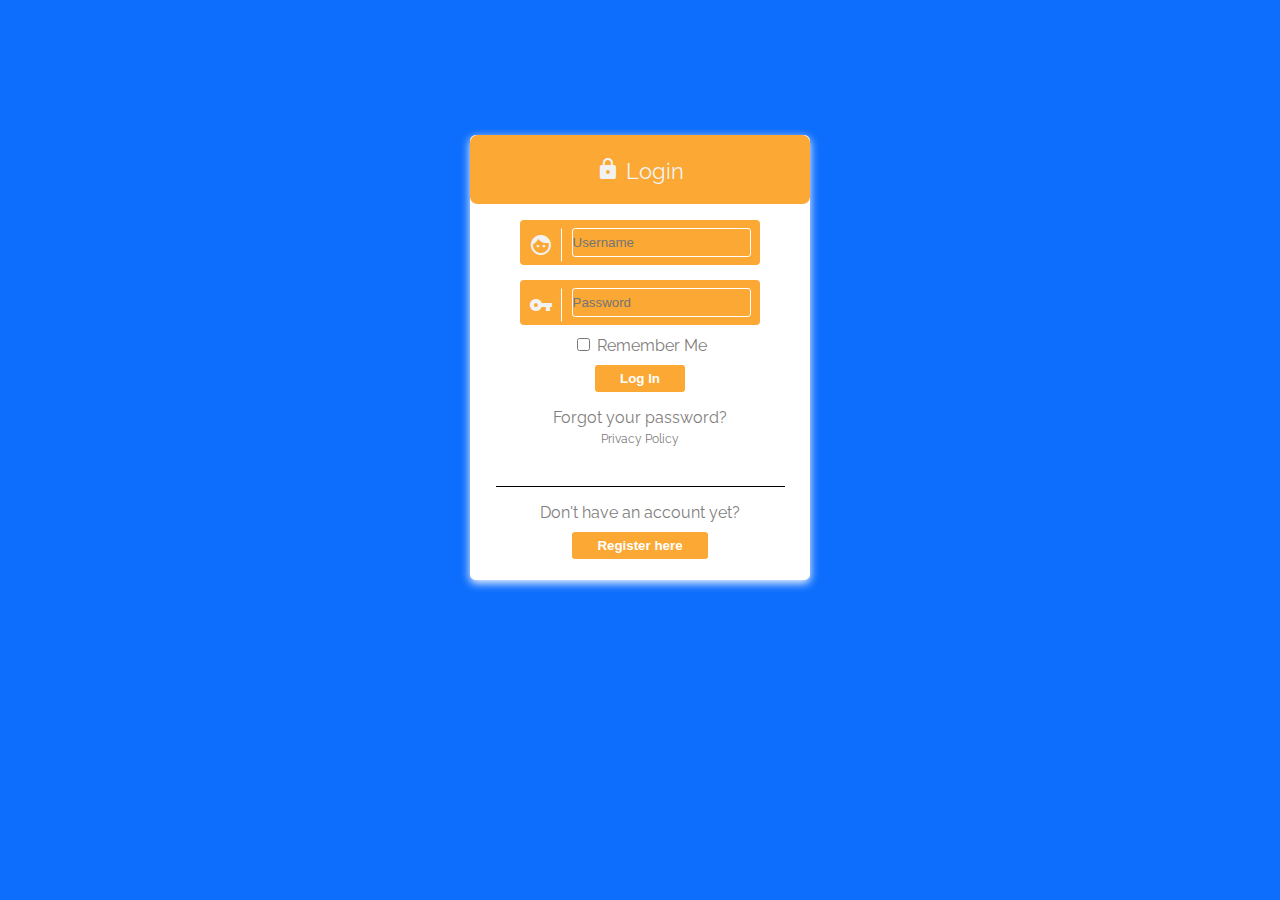
<file: login.html>
<html>

<head>
    <meta charset="UTF-8">
    <title>Login</title>
    <meta name="viewport" content="width=device-width, initial-scale=1.0">
    <link href="https://fonts.googleapis.com/icon?family=Material+Icons" rel="stylesheet">
    <link rel="stylesheet" href="assets/css/main.css">
    <style>
        body {
            background-color: #0d6efd;
        }
    </style>
</head>

<body>
    <div id="container-login">
        <div id="title">
            <i class="material-icons lock">lock</i> Login
        </div>

        <form>
            <div class="input">
                <div class="input-addon">
                    <i class="material-icons">face</i>
                </div>
                <input id="username" placeholder="Username" type="text" required class="validate" autocomplete="off">
            </div>

            <div class="clearfix"></div>

            <div class="input">
                <div class="input-addon">
                    <i class="material-icons">vpn_key</i>
                </div>
                <input id="password" placeholder="Password" type="password" required class="validate" autocomplete="off">
            </div>

            <div class="remember-me">
                <input type="checkbox">
                <span style="color: rgb(127, 125, 125)">Remember Me</span>
            </div>
            
            <input type="submit" value="Log In" />
        </form>

        <div class="forgot-password">
            <span style="color: rgb(127, 125, 125)">Forgot your password?</span>
        </div>
        <div class="privacy">
            <a href="#">Privacy Policy</a>
        </div>

        <div class="register">
            Don't have an account yet?
            <a href="register.html"><button id="register-link">Register here</button></a>
        </div>
    </div>
</body>

</html>
</file>
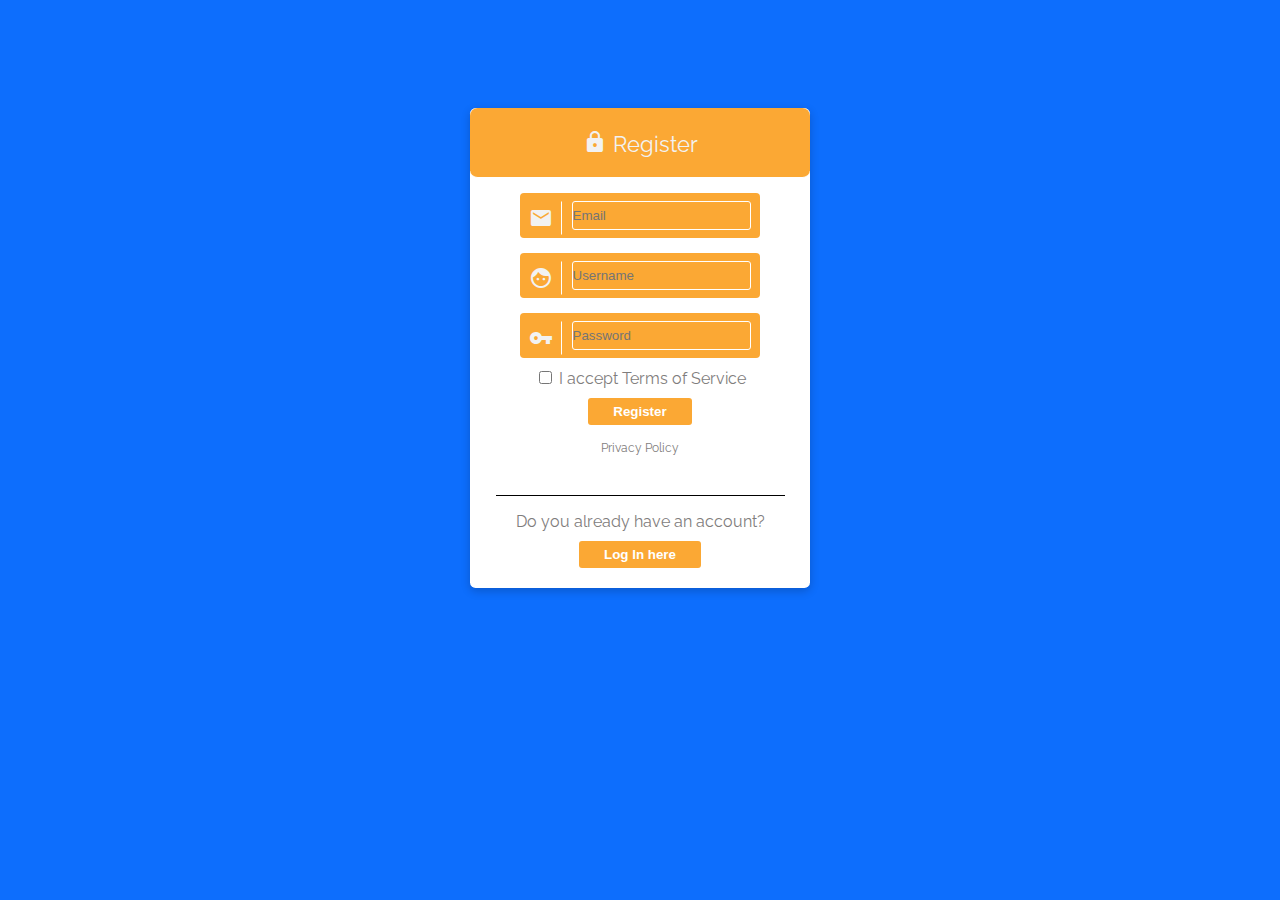
<file: register.html>
<html>

<head>
    <meta charset="UTF-8">
    <title>Register</title>
    <meta name="viewport" content="width=device-width, initial-scale=1.0">
    <link rel="stylesheet" href="assets/css/main.css">
    <link href="https://fonts.googleapis.com/icon?family=Material+Icons" rel="stylesheet">
    <style>
        body {
            background-color: #0d6efd;
        }
    </style>
</head>

<body>
    <div id="container-register">
        <div id="title">
            <i class="material-icons lock">lock</i> Register
        </div>

        <form>
            <div class="input">
                <div class="input-addon">
                    <i class="material-icons">email</i>
                </div>
                <input id="email" placeholder="Email" type="email" required class="validate" autocomplete="off">
            </div>

            <div class="clearfix"></div>

            <div class="input">
                <div class="input-addon">
                    <i class="material-icons">face</i>
                </div>
                <input id="username" placeholder="Username" type="text" required class="validate" autocomplete="off">
            </div>

            <div class="clearfix"></div>

            <div class="input">
                <div class="input-addon">
                    <i class="material-icons">vpn_key</i>
                </div>
                <input id="password" placeholder="Password" type="password" required class="validate" autocomplete="off">
            </div>

            <div class="remember-me">
                <input type="checkbox">
                <span style="color: rgb(127, 125, 125)">I accept Terms of Service</span>
            </div>

            <input type="submit" value="Register" />
        </form>

        <div class="privacy">
            <a href="#">Privacy Policy</a>
        </div>

        <div class="register">
            Do you already have an account?
            <a href="login.html"><button id="register-link">Log In here</button></a>
        </div>
    </div>
</body>

</html>
</file>
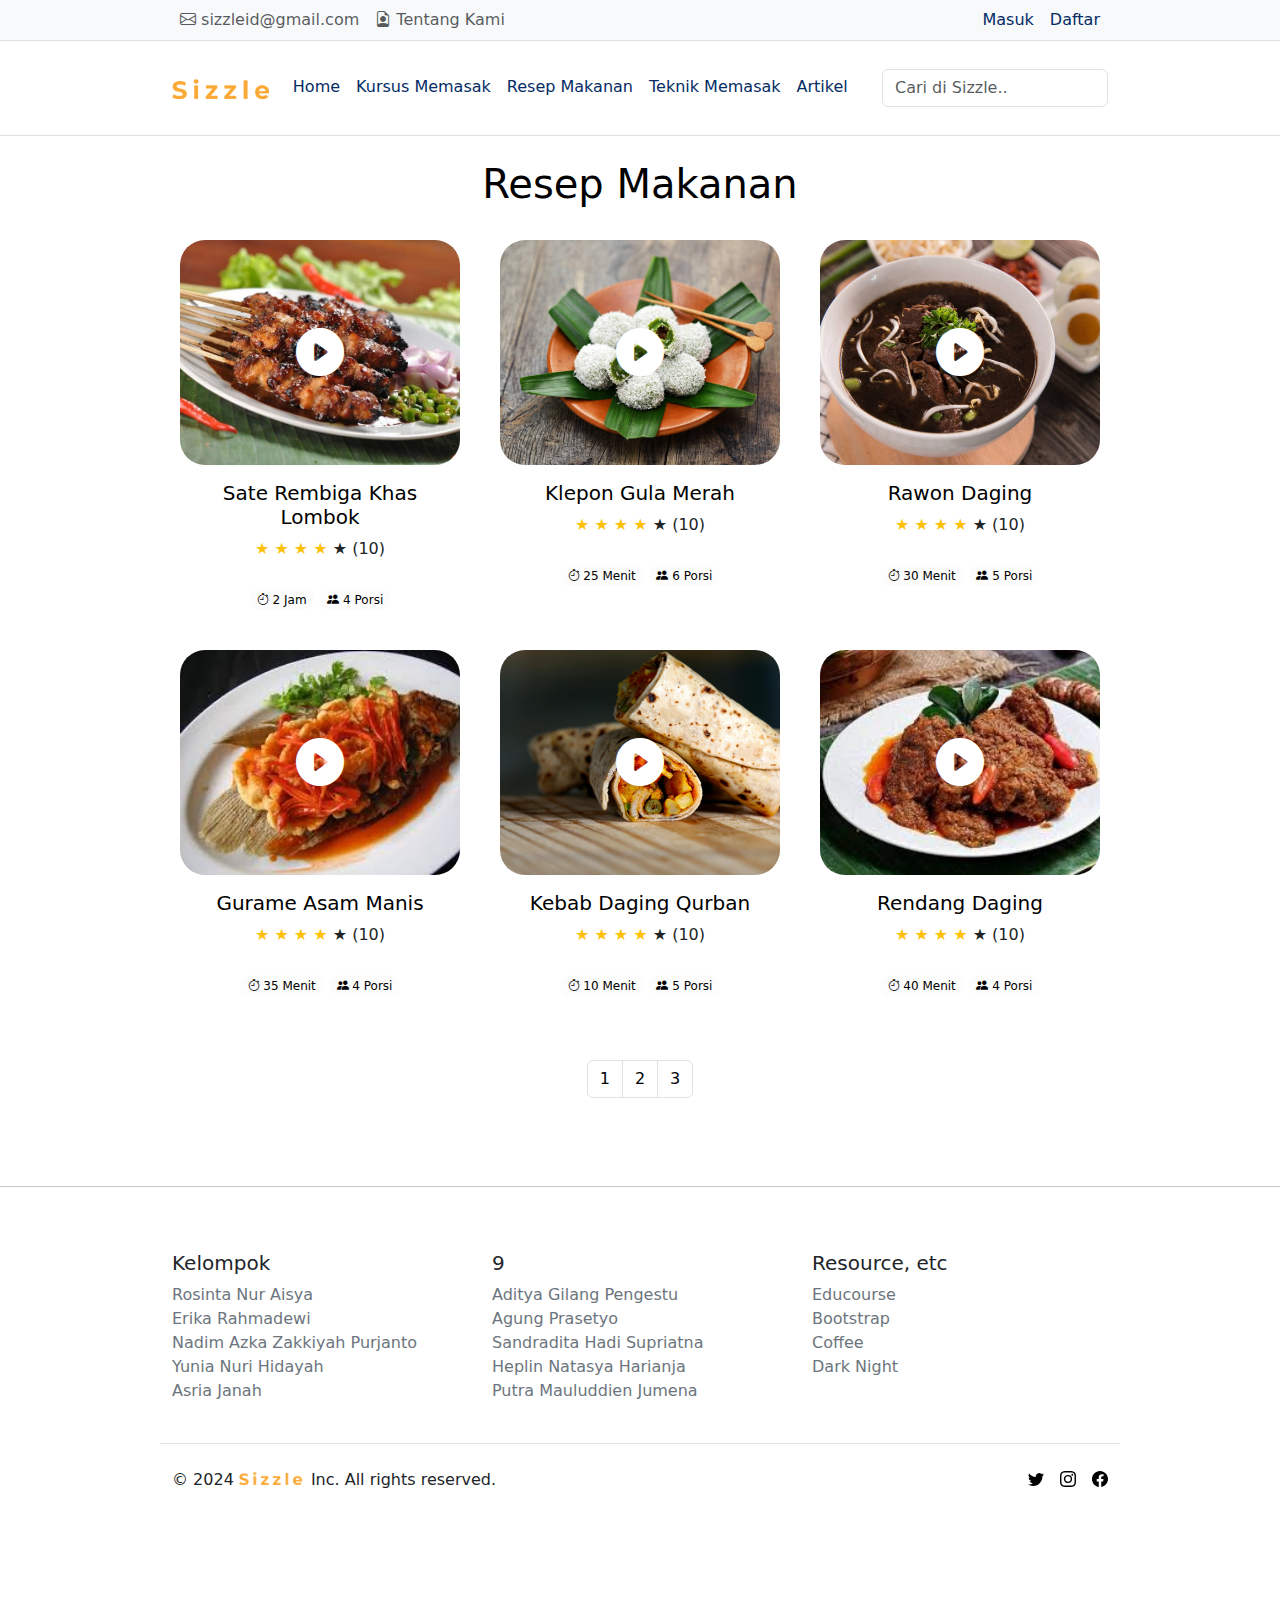
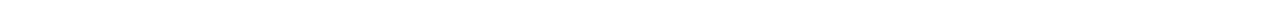
<file: resep.html>
<!doctype html>
<html lang="en" data-bs-theme="auto">
  <head>
    <meta charset="utf-8">
    <meta name="viewport" content="width=device-width, initial-scale=1">
    <meta name="description" content="Kursus Memasak-Resep Makanan-Teknik Memasak">
    <meta name="author" content="Sizzle">

    <title>Sizzle - Resep Makanan</title>

    <link rel="shortcut icon" type="image/png" href="assets/images/sizzle-logo.svg">
    <link rel="stylesheet" href="https://cdn.jsdelivr.net/npm/bootstrap-icons@1.11.3/font/bootstrap-icons.min.css"/>
    <link href="assets/css/bootstrap.min.css" rel="stylesheet">
    <link href="assets/css/product.css" rel="stylesheet">
    <link href="assets/css/custom.css" rel="stylesheet">

  </head>


  <body>
    <nav class="bg-body-tertiary border-bottom ">
      <div class="container d-flex flex-wrap">
        <ul class="nav me-auto">
          <li class="nav-item">
            <a href="#" class="nav-link link-body-emphasis px-2 bi bi-envelope text-body-secondary"> sizzleid@gmail.com</a>
          </li>
          <li class="nav-item">
            <a href="#" class="nav-link link-body-emphasis px-2 bi bi-file-earmark-person text-body-secondary"> Tentang Kami</a>
          </li>
        </ul>
        <ul class="nav">
          <li class="nav-item">
            <a href="login.html" class="nav-link link-body-emphasis px-2 text-primary-emphasis">Masuk</a>
          </li>
          <li class="nav-item">
            <a href="register.html" class="nav-link link-body-emphasis px-2 text-primary-emphasis">Daftar</a>
          </li>
        </ul>
      </div>
    </nav>

    <header class="mb-4 py-3 border-bottom px-5">
      <nav class="navbar navbar-expand-lg  rounded" aria-label="Eleventh navbar example">
        <div class="container d-flex flex-wrap">
          <a href="index.html"><img src="assets/images/sizzle_text.png" alt="Logo" class="me-3" height="20"></a>
          <button class="navbar-toggler" type="button" data-bs-toggle="collapse" data-bs-target="#navbarsExample09" aria-controls="navbarsExample09" aria-expanded="false" aria-label="Toggle navigation">
            <span class="navbar-toggler-icon"></span>
          </button>
  
          <div class="collapse navbar-collapse" id="navbarsExample09">
            <ul class="navbar-nav me-auto mb-2 mb-lg-0">
              <li class="nav-item">
                <a class="nav-link link-body-emphasis text-primary-emphasis" href="index.html">Home</a>
              </li>
              <li class="nav-item">
                <a class="nav-link link-body-emphasis text-primary-emphasis" href="kursus.html">Kursus Memasak</a>
              </li>
              <li class="nav-item">
                <a class="nav-link link-body-emphasis text-primary-emphasis" href="resep.html">Resep Makanan</a>
              </li>
              <li class="nav-item dropdown">
                <a class="nav-link link-body-emphasis text-primary-emphasis" href="coming_soon.html" data-bs-toggle="dropdown" aria-expanded="false">Teknik Memasak</a>
                <ul class="dropdown-menu">
                  <li><a class="dropdown-item" href="coming_soon.html">Teknik Memotong</a></li>
                  <li><a class="dropdown-item" href="coming_soon.html">Teknik Menumis</a></li>
                  <li><a class="dropdown-item" href="coming_soon.html">Teknik Menggoreng</a></li>
                  <li><a class="dropdown-item" href="coming_soon.html">Teknik Merebus</a></li>
                  <li><a class="dropdown-item" href="coming_soon.html">Teknik Memanggas</a></li>
                  <li><a class="dropdown-item" href="coming_soon.html">Teknik Mengukus</a></li>
                </ul>
              </li>
              <li class="nav-item dropdown">
                <a class="nav-link link-body-emphasis text-primary-emphasis" href="coming_soon.html" role="button" data-bs-toggle="dropdown" aria-expanded="false">
                  Artikel
                </a>
                <ul class="dropdown-menu">
                  <li><a class="dropdown-item" href="artikel-masak.html">Artikel Memasak</a></li>
                </ul>
            </li>
            </ul>
            <form role="search">
              <input class="form-control text-primary-emphasis" id="filter" type="search" placeholder="Cari di Sizzle.." aria-label="Search">
            </form>
          </div>
        </div>
      </nav>
    </div>
    </header>


    <main>
      <div class="container">
        <div class="row row-cols-1 row-cols-sm-2 row-cols-md-3 g-4" id="box-container">
          <div class="col-md-12 text-center">
            <h1 class="text-body-emphasis fw-light">Resep Makanan</h1>
          </div>
          <div class="col-6"><a href="detail_resep.html">
            <div class="card shadow-none rounded-3 border-0">
              <div class="position-relative">
                <img
                  src="assets/images/resep_sate.jpg"
                  alt=""
                />
                <i
                  class="bi bi-play-circle-fill position-absolute top-50 start-50 translate-middle text-white"
                  style="font-size: 3rem"
                ></i>
              </div>
              <div class="card-body">
                <div class="text-center">
                  <h5 class="text-body-emphasis fw-normal">Sate Rembiga Khas Lombok</h5>
                  <div class="rating">
                    <span class="star text-warning">&#9733;</span>
                    <span class="star text-warning">&#9733;</span>
                    <span class="star text-warning">&#9733;</span>
                    <span class="star text-warning">&#9733;</span>
                    <span class="star">&#9733; (10)</span>
                  </div>
                  <br />
                  <span
                    class="badge bg-light-subtle text-body-emphasis fw-normal rounded-pill bi bi-stopwatch"
                  >
                    2 Jam
                  </span>
                  <span
                    class="badge bg-light-subtle text-body-emphasis fw-normal rounded-pill bi bi-people-fill"
                  >
                    4 Porsi
                  </span>
                </div>
              </div>
            </div></a>
          </div>
          <div class="col-6">
            <div class="card shadow-none rounded-3 border-0">
              <div class="position-relative">
                <img
                  src="assets/images/resep_klepon.jpg"
                  alt=""
                />
                <i
                  class="bi bi-play-circle-fill position-absolute top-50 start-50 translate-middle text-white"
                  style="font-size: 3rem"
                ></i>
              </div>
              <div class="card-body">
                <div class="text-center">
                  <h5 class="text-body-emphasis fw-normal">Klepon Gula Merah</h5>
                  <div class="rating">
                    <span class="star text-warning">&#9733;</span>
                    <span class="star text-warning">&#9733;</span>
                    <span class="star text-warning">&#9733;</span>
                    <span class="star text-warning">&#9733;</span>
                    <span class="star">&#9733; (10)</span>
                  </div>
                  <br />
                  <span
                    class="badge bg-light-subtle text-body-emphasis fw-normal rounded-pill bi bi-stopwatch"
                  >
                    25 Menit
                  </span>
                  <span
                    class="badge bg-light-subtle text-body-emphasis fw-normal rounded-pill bi bi-people-fill"
                  >
                    6 Porsi
                  </span>
                </div>
              </div>
            </div>
          </div>
          <div class="col-6">
            <div class="card shadow-none rounded-3 border-0">
              <div class="position-relative">
                <img
                  src="assets/images/resep_rawon.jpg"
                  alt=""
                />
                <i
                  class="bi bi-play-circle-fill position-absolute top-50 start-50 translate-middle text-white"
                  style="font-size: 3rem"
                ></i>
              </div>
              <div class="card-body">
                <div class="text-center">
                  <h5 class="text-body-emphasis fw-normal">Rawon Daging</h5>
                  <div class="rating">
                    <span class="star text-warning">&#9733;</span>
                    <span class="star text-warning">&#9733;</span>
                    <span class="star text-warning">&#9733;</span>
                    <span class="star text-warning">&#9733;</span>
                    <span class="star">&#9733; (10)</span>
                  </div>
                  <br />
                  <span
                    class="badge bg-light-subtle text-body-emphasis fw-normal rounded-pill bi bi-stopwatch"
                  >
                    30 Menit
                  </span>
                  <span
                    class="badge bg-light-subtle text-body-emphasis fw-normal rounded-pill bi bi-people-fill"
                  >
                    5 Porsi
                  </span>
                </div>
              </div>
            </div>
          </div>
          <div class="col-6">
            <div class="card shadow-none rounded-3 border-0">
              <div class="position-relative">
                <img
                  src="assets/images/resep_gurame.jpg"
                  alt=""
                />
                <i
                  class="bi bi-play-circle-fill position-absolute top-50 start-50 translate-middle text-white"
                  style="font-size: 3rem"
                ></i>
              </div>
              <div class="card-body">
                <div class="text-center">
                  <h5 class="text-body-emphasis fw-normal">Gurame Asam Manis</h5>
                  <div class="rating">
                    <span class="star text-warning">&#9733;</span>
                    <span class="star text-warning">&#9733;</span>
                    <span class="star text-warning">&#9733;</span>
                    <span class="star text-warning">&#9733;</span>
                    <span class="star">&#9733; (10)</span>
                  </div>
                  <br />
                  <span
                    class="badge bg-light-subtle text-body-emphasis fw-normal rounded-pill bi bi-stopwatch"
                  >
                    35 Menit
                  </span>
                  <span
                    class="badge bg-light-subtle text-body-emphasis fw-normal rounded-pill bi bi-people-fill"
                  >
                    4 Porsi
                  </span>
                </div>
              </div>
            </div>
          </div>
          <div class="col-6">
            <div class="card shadow-none rounded-3 border-0">
              <div class="position-relative">
                <img
                  src="assets/images/resep_kebab.jpg"
                  alt=""
                />
                <i
                  class="bi bi-play-circle-fill position-absolute top-50 start-50 translate-middle text-white"
                  style="font-size: 3rem"
                ></i>
              </div>
              <div class="card-body">
                <div class="text-center">
                  <h5 class="text-body-emphasis fw-normal">Kebab Daging Qurban</h5>
                  <div class="rating">
                    <span class="star text-warning">&#9733;</span>
                    <span class="star text-warning">&#9733;</span>
                    <span class="star text-warning">&#9733;</span>
                    <span class="star text-warning">&#9733;</span>
                    <span class="star">&#9733; (10)</span>
                  </div>
                  <br />
                  <span
                    class="badge bg-light-subtle text-body-emphasis fw-normal rounded-pill bi bi-stopwatch"
                  >
                    10 Menit
                  </span>
                  <span
                    class="badge bg-light-subtle text-body-emphasis fw-normal rounded-pill bi bi-people-fill"
                  >
                    5 Porsi
                  </span>
                </div>
              </div>
            </div>
          </div>
          <div class="col-6">
            <div class="card shadow-none rounded-3 border-0">
              <div class="position-relative">
                <img
                  src="assets/images/resep_rendang.jpg"
                  alt=""
                />
                <i
                  class="bi bi-play-circle-fill position-absolute top-50 start-50 translate-middle text-white"
                  style="font-size: 3rem"
                ></i>
              </div>
              <div class="card-body">
                <div class="text-center">
                  <h5 class="text-body-emphasis fw-normal">Rendang Daging</h5>
                  <div class="rating">
                    <span class="star text-warning">&#9733;</span>
                    <span class="star text-warning">&#9733;</span>
                    <span class="star text-warning">&#9733;</span>
                    <span class="star text-warning">&#9733;</span>
                    <span class="star">&#9733; (10)</span>
                  </div>
                  <br />
                  <span
                    class="badge bg-light-subtle text-body-emphasis fw-normal rounded-pill bi bi-stopwatch"
                  >
                    40 Menit
                  </span>
                  <span
                    class="badge bg-light-subtle text-body-emphasis fw-normal rounded-pill bi bi-people-fill"
                  >
                    4 Porsi
                  </span>
                </div>
              </div>
            </div>
          </div>
          <div class="col-6">
            <div class="card shadow-none rounded-3 border-0">
              <div class="position-relative">
                <img
                  src="assets/images/resep_Donat Kentang.jpg"
                  alt=""
                />
                <i
                  class="bi bi-play-circle-fill position-absolute top-50 start-50 translate-middle text-white"
                  style="font-size: 3rem"
                ></i>
              </div>
              <div class="card-body">
                <div class="text-center">
                  <h5 class="text-body-emphasis fw-normal">Donat Kentang</h5>
                  <div class="rating">
                    <span class="star text-warning">&#9733;</span>
                    <span class="star text-warning">&#9733;</span>
                    <span class="star text-warning">&#9733;</span>
                    <span class="star text-warning">&#9733;</span>
                    <span class="star">&#9733; (5)</span>
                  </div>
                  <br />
                  <span
                    class="badge bg-light-subtle text-body-emphasis fw-normal rounded-pill bi bi-stopwatch"
                  >
                    20 Menit
                  </span>
                  <span
                    class="badge bg-light-subtle text-body-emphasis fw-normal rounded-pill bi bi-people-fill"
                  >
                    5 Porsi
                  </span>
                </div>
              </div>
            </div>
          </div>
          <div class="col-6">
            <div class="card shadow-none rounded-3 border-0">
              <div class="position-relative">
                <img
                  src="assets/images/resep_Es Buah.jpg"
                  alt=""
                />
                <i
                  class="bi bi-play-circle-fill position-absolute top-50 start-50 translate-middle text-white"
                  style="font-size: 3rem"
                ></i>
              </div>
              <div class="card-body">
                <div class="text-center">
                  <h5 class="text-body-emphasis fw-normal">Es Buah Segar</h5>
                  <div class="rating">
                    <span class="star text-warning">&#9733;</span>
                    <span class="star text-warning">&#9733;</span>
                    <span class="star text-warning">&#9733;</span>
                    <span class="star text-warning">&#9733;</span>
                    <span class="star">&#9733; (2)</span>
                  </div>
                  <br />
                  <span
                    class="badge bg-light-subtle text-body-emphasis fw-normal rounded-pill bi bi-stopwatch"
                  >
                    10 Menit
                  </span>
                  <span
                    class="badge bg-light-subtle text-body-emphasis fw-normal rounded-pill bi bi-people-fill"
                  >
                    4 Porsi
                  </span>
                </div>
              </div>
            </div>
          </div>
          <div class="col-6">
            <div class="card shadow-none rounded-3 border-0">
              <div class="position-relative">
                <img
                  src="assets/images/resep_Gado-gado.jpg"
                  alt=""
                />
                <i
                  class="bi bi-play-circle-fill position-absolute top-50 start-50 translate-middle text-white"
                  style="font-size: 3rem"
                ></i>
              </div>
              <div class="card-body">
                <div class="text-center">
                  <h5 class="text-body-emphasis fw-normal">Resep Gado Gado</h5>
                  <div class="rating">
                    <span class="star text-warning">&#9733;</span>
                    <span class="star text-warning">&#9733;</span>
                    <span class="star text-warning">&#9733;</span>
                    <span class="star text-warning">&#9733;</span>
                    <span class="star">&#9733; (6)</span>
                  </div>
                  <br />
                  <span
                    class="badge bg-light-subtle text-body-emphasis fw-normal rounded-pill bi bi-stopwatch"
                  >
                    8 Menit
                  </span>
                  <span
                    class="badge bg-light-subtle text-body-emphasis fw-normal rounded-pill bi bi-people-fill"
                  >
                    1 Porsi
                  </span>
                </div>
              </div>
            </div>
          </div>
          <div class="col-6">
            <div class="card shadow-none rounded-3 border-0">
              <div class="position-relative">
                <img
                  src="assets/images/resep_serabi.jpg"
                  alt=""
                />
                <i
                  class="bi bi-play-circle-fill position-absolute top-50 start-50 translate-middle text-white"
                  style="font-size: 3rem"
                ></i>
              </div>
              <div class="card-body">
                <div class="text-center">
                  <h5 class="text-body-emphasis fw-normal">Resep Serabi Mudah</h5>
                  <div class="rating">
                    <span class="star text-warning">&#9733;</span>
                    <span class="star text-warning">&#9733;</span>
                    <span class="star text-warning">&#9733;</span>
                    <span class="star text-warning">&#9733;</span>
                    <span class="star">&#9733; (13)</span>
                  </div>
                  <br />
                  <span
                    class="badge bg-light-subtle text-body-emphasis fw-normal rounded-pill bi bi-stopwatch"
                  >
                    10 Menit
                  </span>
                  <span
                    class="badge bg-light-subtle text-body-emphasis fw-normal rounded-pill bi bi-people-fill"
                  >
                    3 Porsi
                  </span>
                </div>
              </div>
            </div>
          </div>
          <div class="col-6">
            <div class="card shadow-none rounded-3 border-0">
              <div class="position-relative">
                <img
                  src="assets/images/resep_kue lumpur.jpg"
                  alt=""
                />
                <i
                  class="bi bi-play-circle-fill position-absolute top-50 start-50 translate-middle text-white"
                  style="font-size: 3rem"
                ></i>
              </div>
              <div class="card-body">
                <div class="text-center">
                  <h5 class="text-body-emphasis fw-normal">Kue Lumpur khas Sidoarjo</h5>
                  <div class="rating">
                    <span class="star text-warning">&#9733;</span>
                    <span class="star text-warning">&#9733;</span>
                    <span class="star text-warning">&#9733;</span>
                    <span class="star text-warning">&#9733;</span>
                    <span class="star">&#9733; (9)</span>
                  </div>
                  <br />
                  <span
                    class="badge bg-light-subtle text-body-emphasis fw-normal rounded-pill bi bi-stopwatch"
                  >
                    15 Menit
                  </span>
                  <span
                    class="badge bg-light-subtle text-body-emphasis fw-normal rounded-pill bi bi-people-fill"
                  >
                    3 Porsi
                  </span>
                </div>
              </div>
            </div>
          </div>
          <div class="col-6">
            <div class="card shadow-none rounded-3 border-0">
              <div class="position-relative">
                <img
                  src="assets/images/resep_es kul kul.jpg"
                  alt=""
                />
                <i
                  class="bi bi-play-circle-fill position-absolute top-50 start-50 translate-middle text-white"
                  style="font-size: 3rem"
                ></i>
              </div>
              <div class="card-body">
                <div class="text-center">
                  <h5 class="text-body-emphasis fw-normal">Es Kul-kul</h5>
                  <div class="rating">
                    <span class="star text-warning">&#9733;</span>
                    <span class="star text-warning">&#9733;</span>
                    <span class="star text-warning">&#9733;</span>
                    <span class="star text-warning">&#9733;</span>
                    <span class="star">&#9733; (2)</span>
                  </div>
                  <br />
                  <span
                    class="badge bg-light-subtle text-body-emphasis fw-normal rounded-pill bi bi-stopwatch"
                  >
                    5 Menit
                  </span>
                  <span
                    class="badge bg-light-subtle text-body-emphasis fw-normal rounded-pill bi bi-people-fill"
                  >
                    5 Porsi
                  </span>
                </div>
              </div>
            </div>
          </div>
          <div class="col-6">
            <div class="card shadow-none rounded-3 border-0">
              <div class="position-relative">
                <img
                  src="assets/images/resep_Flaky Roti Canai.jpg"
                  alt=""
                />
                <i
                  class="bi bi-play-circle-fill position-absolute top-50 start-50 translate-middle text-white"
                  style="font-size: 3rem"
                ></i>
              </div>
              <div class="card-body">
                <div class="text-center">
                  <h5 class="text-body-emphasis fw-normal">Flaky Roti Canai</h5>
                  <div class="rating">
                    <span class="star text-warning">&#9733;</span>
                    <span class="star text-warning">&#9733;</span>
                    <span class="star text-warning">&#9733;</span>
                    <span class="star text-warning">&#9733;</span>
                    <span class="star">&#9733; (15)</span>
                  </div>
                  <br />
                  <span
                    class="badge bg-light-subtle text-body-emphasis fw-normal rounded-pill bi bi-stopwatch"
                  >
                    30 Menit
                  </span>
                  <span
                    class="badge bg-light-subtle text-body-emphasis fw-normal rounded-pill bi bi-people-fill"
                  >
                    5 Porsi
                  </span>
                </div>
              </div>
            </div>
          </div>
          <div class="col-6">
            <div class="card shadow-none rounded-3 border-0">
              <div class="position-relative">
                <img
                  src="assets/images/resep_Kolak Ubi Pisang.jpg"
                  alt=""
                />
                <i
                  class="bi bi-play-circle-fill position-absolute top-50 start-50 translate-middle text-white"
                  style="font-size: 3rem"
                ></i>
              </div>
              <div class="card-body">
                <div class="text-center">
                  <h5 class="text-body-emphasis fw-normal">Resep Kolak Sedap</h5>
                  <div class="rating">
                    <span class="star text-warning">&#9733;</span>
                    <span class="star text-warning">&#9733;</span>
                    <span class="star text-warning">&#9733;</span>
                    <span class="star text-warning">&#9733;</span>
                    <span class="star">&#9733; (13)</span>
                  </div>
                  <br />
                  <span
                    class="badge bg-light-subtle text-body-emphasis fw-normal rounded-pill bi bi-stopwatch"
                  >
                    15 Menit
                  </span>
                  <span
                    class="badge bg-light-subtle text-body-emphasis fw-normal rounded-pill bi bi-people-fill"
                  >
                    4 Porsi
                  </span>
                </div>
              </div>
            </div>
          </div>
          <div class="col-6">
            <div class="card shadow-none rounded-3 border-0">
              <div class="position-relative">
                <img
                  src="assets/images/resep_bubur sumsum.jpg"
                  alt=""
                />
                <i
                  class="bi bi-play-circle-fill position-absolute top-50 start-50 translate-middle text-white"
                  style="font-size: 3rem"
                ></i>
              </div>
              <div class="card-body">
                <div class="text-center">
                  <h5 class="text-body-emphasis fw-normal">Bubur Sum-sum</h5>
                  <div class="rating">
                    <span class="star text-warning">&#9733;</span>
                    <span class="star text-warning">&#9733;</span>
                    <span class="star text-warning">&#9733;</span>
                    <span class="star text-warning">&#9733;</span>
                    <span class="star">&#9733; (4)</span>
                  </div>
                  <br />
                  <span
                    class="badge bg-light-subtle text-body-emphasis fw-normal rounded-pill bi bi-stopwatch"
                  >
                    10 Menit
                  </span>
                  <span
                    class="badge bg-light-subtle text-body-emphasis fw-normal rounded-pill bi bi-people-fill"
                  >
                    3 Porsi
                  </span>
                </div>
              </div>
            </div>
          </div>
          <div class="col-6">
            <div class="card shadow-none rounded-3 border-0">
              <div class="position-relative">
                <img
                  src="assets/images/resep_siomay.jpg"
                  alt=""
                />
                <i
                  class="bi bi-play-circle-fill position-absolute top-50 start-50 translate-middle text-white"
                  style="font-size: 3rem"
                ></i>
              </div>
              <div class="card-body">
                <div class="text-center">
                  <h5 class="text-body-emphasis fw-normal">Siomay Mudah</h5>
                  <div class="rating">
                    <span class="star text-warning">&#9733;</span>
                    <span class="star text-warning">&#9733;</span>
                    <span class="star text-warning">&#9733;</span>
                    <span class="star text-warning">&#9733;</span>
                    <span class="star">&#9733; (11)</span>
                  </div>
                  <br />
                  <span
                    class="badge bg-light-subtle text-body-emphasis fw-normal rounded-pill bi bi-stopwatch"
                  >
                    13 Menit
                  </span>
                  <span
                    class="badge bg-light-subtle text-body-emphasis fw-normal rounded-pill bi bi-people-fill"
                  >
                    4 Porsi
                  </span>
                </div>
              </div>
            </div>
          </div>
          <div class="col-6">
            <div class="card shadow-none rounded-3 border-0">
              <div class="position-relative">
                <img
                  src="assets/images/resep_stik ayam mozzarella.jpg"
                  alt=""
                />
                <i
                  class="bi bi-play-circle-fill position-absolute top-50 start-50 translate-middle text-white"
                  style="font-size: 3rem"
                ></i>
              </div>
              <div class="card-body">
                <div class="text-center">
                  <h5 class="text-body-emphasis fw-normal">Stik Ayam Mozzarella</h5>
                  <div class="rating">
                    <span class="star text-warning">&#9733;</span>
                    <span class="star text-warning">&#9733;</span>
                    <span class="star text-warning">&#9733;</span>
                    <span class="star text-warning">&#9733;</span>
                    <span class="star">&#9733; (10)</span>
                  </div>
                  <br />
                  <span
                    class="badge bg-light-subtle text-body-emphasis fw-normal rounded-pill bi bi-stopwatch"
                  >
                    8 Menit
                  </span>
                  <span
                    class="badge bg-light-subtle text-body-emphasis fw-normal rounded-pill bi bi-people-fill"
                  >
                    5 Porsi
                  </span>
                </div>
              </div>
            </div>
          </div>
          <div class="col-6">
            <div class="card shadow-none rounded-3 border-0">
              <div class="position-relative">
                <img
                  src="assets/images/resep_oseng cumi.jpg"
                  alt=""
                />
                <i
                  class="bi bi-play-circle-fill position-absolute top-50 start-50 translate-middle text-white"
                  style="font-size: 3rem"
                ></i>
              </div>
              <div class="card-body">
                <div class="text-center">
                  <h5 class="text-body-emphasis fw-normal">Resep Oseng Cumi</h5>
                  <div class="rating">
                    <span class="star text-warning">&#9733;</span>
                    <span class="star text-warning">&#9733;</span>
                    <span class="star text-warning">&#9733;</span>
                    <span class="star text-warning">&#9733;</span>
                    <span class="star">&#9733; (5)</span>
                  </div>
                  <br />
                  <span
                    class="badge bg-light-subtle text-body-emphasis fw-normal rounded-pill bi bi-stopwatch"
                  >
                    12 Menit
                  </span>
                  <span
                    class="badge bg-light-subtle text-body-emphasis fw-normal rounded-pill bi bi-people-fill"
                  >
                    3 Porsi
                  </span>
                </div>
              </div>
            </div>
          </div>
          <div class="col-6">
            <div class="card shadow-none rounded-3 border-0">
              <div class="position-relative">
                <img
                  src="assets/images/resep_martabak tahu.jpg"
                  alt=""
                />
                <i
                  class="bi bi-play-circle-fill position-absolute top-50 start-50 translate-middle text-white"
                  style="font-size: 3rem"
                ></i>
              </div>
              <div class="card-body">
                <div class="text-center">
                  <h5 class="text-body-emphasis fw-normal">Martabak Tahu</h5>
                  <div class="rating">
                    <span class="star text-warning">&#9733;</span>
                    <span class="star text-warning">&#9733;</span>
                    <span class="star text-warning">&#9733;</span>
                    <span class="star text-warning">&#9733;</span>
                    <span class="star">&#9733; (3)</span>
                  </div>
                  <br />
                  <span
                    class="badge bg-light-subtle text-body-emphasis fw-normal rounded-pill bi bi-stopwatch"
                  >
                    15 Menit
                  </span>
                  <span
                    class="badge bg-light-subtle text-body-emphasis fw-normal rounded-pill bi bi-people-fill"
                  >
                    4 Porsi
                  </span>
                </div>
              </div>
            </div>
          </div>
          <div class="col-6">
            <div class="card shadow-none rounded-3 border-0">
              <div class="position-relative">
                <img
                  src="assets/images/resep_siomay.jpg"
                  alt=""
                />
                <i
                  class="bi bi-play-circle-fill position-absolute top-50 start-50 translate-middle text-white"
                  style="font-size: 3rem"
                ></i>
              </div>
              <div class="card-body">
                <div class="text-center">
                  <h5 class="text-body-emphasis fw-normal">Siomay Empuk</h5>
                  <div class="rating">
                    <span class="star text-warning">&#9733;</span>
                    <span class="star text-warning">&#9733;</span>
                    <span class="star text-warning">&#9733;</span>
                    <span class="star text-warning">&#9733;</span>
                    <span class="star">&#9733; (3)</span>
                  </div>
                  <br />
                  <span
                    class="badge bg-light-subtle text-body-emphasis fw-normal rounded-pill bi bi-stopwatch"
                  >
                    15 Menit
                  </span>
                  <span
                    class="badge bg-light-subtle text-body-emphasis fw-normal rounded-pill bi bi-people-fill"
                  >
                    5 Porsi
                  </span>
                </div>
              </div>
            </div>
          </div>
        </div>
        <div class="col-md-12 text-center mt-4 pt-4 mb-5">
          <div id="pagination-container">
          <nav aria-label="Page navigation example">
              <ul class="pagination justify-content-center">
                  <li class="page-item"><a class="page-link text-body-emphasis" href="#">1</a></li>
                  <li class="page-item"><a class="page-link text-body-emphasis" href="#">2</a></li>
                  <li class="page-item"><a class="page-link text-body-emphasis" href="#">3</a></li>
              </ul>
          </nav>
        </div>
        
        </div>
      
      </div>
      <button onclick="scrollToTop()" id="scrollToTopBtn" title="Go to top"><i class="bi bi-arrow-up-circle"></i></button>
    </main>

    <br>
    <hr />

    <footer class="container py-5">
      <div class="row">
        <div class="col-5 col-md">
          <h5>Kelompok</h5>
          <ul class="list-unstyled text-small">
            <li><a class="link-secondary text-decoration-none" href="https://www.instagram.com/sya_isy/">Rosinta Nur Aisya</a></li>
            <li><a class="link-secondary text-decoration-none" href="https://www.instagram.com/erikaradw/">Erika Rahmadewi</a></li>
            <li><a class="link-secondary text-decoration-none" href="https://www.instagram.com/nazkact/">Nadim Azka Zakkiyah Purjanto</a></li>
            <li><a class="link-secondary text-decoration-none" href="https://www.instagram.com/yunianuri_/">Yunia Nuri Hidayah</a></li>
            <li><a class="link-secondary text-decoration-none" href="https://www.instagram.com/asria_janah/">Asria Janah</a></li>
          </ul>
        </div>
        <div class="col-5 col-md">
          <h5>9</h5>
          <ul class="list-unstyled text-small">
            <li><a class="link-secondary text-decoration-none" href="https://www.instagram.com/_glng7/">Aditya Gilang Pengestu</a></li>
            <li><a class="link-secondary text-decoration-none" href="https://www.instagram.com/agungpraz31/">Agung Prasetyo</a></li>
            <li><a class="link-secondary text-decoration-none" href="https://www.instagram.com/sandraahadid">Sandradita Hadi Supriatna</a></li>    
            <li><a class="link-secondary text-decoration-none" href="https://www.instagram.com/havyolo/">Heplin Natasya Harianja</a></li>
            <li><a class="link-secondary text-decoration-none" href="https://www.instagram.com/putramlddien/">Putra Mauluddien Jumena</a></li>
          </ul>
        </div>
        <div class="col-5 col-md">
          <h5>Resource, etc</h5>
          <ul class="list-unstyled text-small">
            <li><a class="link-secondary text-decoration-none" href="https://educourse.id/">Educourse</a></li>
            <li><a class="link-secondary text-decoration-none" href="https://getbootstrap.com/">Bootstrap</a></li>
            <li><a class="link-secondary text-decoration-none" href="#">Coffee</a></li>
            <li><a class="link-secondary text-decoration-none" href="#">Dark Night</a></li>
          </ul>
        </div>
  
        <div class="d-flex flex-column flex-sm-row justify-content-between py-4 my-4 border-top">
          <p>&copy; 2024  <img src="assets/images/sizzle_text.png" alt="Logo" class="me-1 mb-1" height="13"> Inc. All rights reserved.</p>
          <ul class="list-unstyled d-flex">
            <li class="ms-3"><a class="link-body-emphasis" href="https://www.instagram.com/putramlddien/"><svg xmlns="http://www.w3.org/2000/svg" width="16" height="16" fill="currentColor" class="bi bi-twitter" viewBox="0 0 16 16">
                <path d="M5.026 15c6.038 0 9.341-5.003 9.341-9.334q.002-.211-.006-.422A6.7 6.7 0 0 0 16 3.542a6.7 6.7 0 0 1-1.889.518 3.3 3.3 0 0 0 1.447-1.817 6.5 6.5 0 0 1-2.087.793A3.286 3.286 0 0 0 7.875 6.03a9.32 9.32 0 0 1-6.767-3.429 3.29 3.29 0 0 0 1.018 4.382A3.3 3.3 0 0 1 .64 6.575v.045a3.29 3.29 0 0 0 2.632 3.218 3.2 3.2 0 0 1-.865.115 3 3 0 0 1-.614-.057 3.28 3.28 0 0 0 3.067 2.277A6.6 6.6 0 0 1 .78 13.58a6 6 0 0 1-.78-.045A9.34 9.34 0 0 0 5.026 15"/>
              </svg></a></li>
            <li class="ms-3"><a class="link-body-emphasis" href="https://www.instagram.com/putramlddien/"><svg xmlns="http://www.w3.org/2000/svg" width="16" height="16" fill="currentColor" class="bi bi-instagram" viewBox="0 0 16 16">
                <path d="M8 0C5.829 0 5.556.01 4.703.048 3.85.088 3.269.222 2.76.42a3.9 3.9 0 0 0-1.417.923A3.9 3.9 0 0 0 .42 2.76C.222 3.268.087 3.85.048 4.7.01 5.555 0 5.827 0 8.001c0 2.172.01 2.444.048 3.297.04.852.174 1.433.372 1.942.205.526.478.972.923 1.417.444.445.89.719 1.416.923.51.198 1.09.333 1.942.372C5.555 15.99 5.827 16 8 16s2.444-.01 3.298-.048c.851-.04 1.434-.174 1.943-.372a3.9 3.9 0 0 0 1.416-.923c.445-.445.718-.891.923-1.417.197-.509.332-1.09.372-1.942C15.99 10.445 16 10.173 16 8s-.01-2.445-.048-3.299c-.04-.851-.175-1.433-.372-1.941a3.9 3.9 0 0 0-.923-1.417A3.9 3.9 0 0 0 13.24.42c-.51-.198-1.092-.333-1.943-.372C10.443.01 10.172 0 7.998 0zm-.717 1.442h.718c2.136 0 2.389.007 3.232.046.78.035 1.204.166 1.486.275.373.145.64.319.92.599s.453.546.598.92c.11.281.24.705.275 1.485.039.843.047 1.096.047 3.231s-.008 2.389-.047 3.232c-.035.78-.166 1.203-.275 1.485a2.5 2.5 0 0 1-.599.919c-.28.28-.546.453-.92.598-.28.11-.704.24-1.485.276-.843.038-1.096.047-3.232.047s-2.39-.009-3.233-.047c-.78-.036-1.203-.166-1.485-.276a2.5 2.5 0 0 1-.92-.598 2.5 2.5 0 0 1-.6-.92c-.109-.281-.24-.705-.275-1.485-.038-.843-.046-1.096-.046-3.233s.008-2.388.046-3.231c.036-.78.166-1.204.276-1.486.145-.373.319-.64.599-.92s.546-.453.92-.598c.282-.11.705-.24 1.485-.276.738-.034 1.024-.044 2.515-.045zm4.988 1.328a.96.96 0 1 0 0 1.92.96.96 0 0 0 0-1.92m-4.27 1.122a4.109 4.109 0 1 0 0 8.217 4.109 4.109 0 0 0 0-8.217m0 1.441a2.667 2.667 0 1 1 0 5.334 2.667 2.667 0 0 1 0-5.334"/>
              </svg></a></li>
            <li class="ms-3"><a class="link-body-emphasis" href="https://www.instagram.com/putramlddien/"><svg xmlns="http://www.w3.org/2000/svg" width="16" height="16" fill="currentColor" class="bi bi-facebook" viewBox="0 0 16 16">
                <path d="M16 8.049c0-4.446-3.582-8.05-8-8.05C3.58 0-.002 3.603-.002 8.05c0 4.017 2.926 7.347 6.75 7.951v-5.625h-2.03V8.05H6.75V6.275c0-2.017 1.195-3.131 3.022-3.131.876 0 1.791.157 1.791.157v1.98h-1.009c-.993 0-1.303.621-1.303 1.258v1.51h2.218l-.354 2.326H9.25V16c3.824-.604 6.75-3.934 6.75-7.951"/>
              </svg></a></li>
          </ul>
        </div>
      </div>
    </footer>
    <script src="assets/js/bootstrap.bundle.min.js"></script>
    <script src="assets/js/color-modes.js"></script>
    <script src="assets/js/search.js"></script>
    <script src="assets/js/top-scroll.js"></script>
    <script src="assets/js/jquery.min.js"></script>

    <script src="assets/js/pagination.js"></script>
      
    </body>
  </html>
</file>
<file: assets/css/product.css>
.container {
  max-width: 960px;
}

.icon-link > .bi {
  width: .75em;
  height: .75em;
}

/*
* Custom translucent site header
*/

.site-header {
  background-color: rgba(0, 0, 0, .85);
  -webkit-backdrop-filter: saturate(180%) blur(20px);
  backdrop-filter: saturate(180%) blur(20px);
}
.site-header a {
  color: #8e8e8e;
  transition: color .15s ease-in-out;
}
.site-header a:hover {
  color: #fff;
  text-decoration: none;
}

/*
* Dummy devices (replace them with your own or something else entirely!)
*/

.product-device {
  position: absolute;
  right: 10%;
  bottom: -30%;
  width: 300px;
  height: 540px;
  background-color: #333;
  border-radius: 21px;
  transform: rotate(30deg);
}

.product-device::before {
  position: absolute;
  top: 10%;
  right: 10px;
  bottom: 10%;
  left: 10px;
  content: "";
  background-color: rgba(255, 255, 255, .1);
  border-radius: 5px;
}

.product-device-2 {
  top: -25%;
  right: auto;
  bottom: 0;
  left: 5%;
  background-color: #e5e5e5;
}

/*
* Extra utilities
*/
  
.flex-equal > * {
  flex: 1;
}
@media (min-width: 768px) {
  .flex-md-equal > * {
    flex: 1;
  }
}

.bd-placeholder-img {
  font-size: 1.125rem;
  text-anchor: middle;
  -webkit-user-select: none;
  -moz-user-select: none;
  user-select: none;
}

@media (min-width: 768px) {
  .bd-placeholder-img-lg {
    font-size: 3.5rem;
  }
}

.b-example-divider {
  width: 100%;
  height: 3rem;
  background-color: rgba(0, 0, 0, .1);
  border: solid rgba(0, 0, 0, .15);
  border-width: 1px 0;
  box-shadow: inset 0 .5em 1.5em rgba(0, 0, 0, .1), inset 0 .125em .5em rgba(0, 0, 0, .15);
}

.b-example-vr {
  flex-shrink: 0;
  width: 1.5rem;
  height: 100vh;
}

.bi {
  vertical-align: -.125em;
  fill: currentColor;
}

.nav-scroller {
  position: relative;
  z-index: 2;
  height: 2.75rem;
  overflow-y: hidden;
}

.nav-scroller .nav {
  display: flex;
  flex-wrap: nowrap;
  padding-bottom: 1rem;
  margin-top: -1px;
  overflow-x: auto;
  text-align: center;
  white-space: nowrap;
  -webkit-overflow-scrolling: touch;
}

.btn-bd-primary {
  --bd-violet-bg: #712cf9;
  --bd-violet-rgb: 112.520718, 44.062154, 249.437846;

  --bs-btn-font-weight: 600;
  --bs-btn-color: var(--bs-white);
  --bs-btn-bg: var(--bd-violet-bg);
  --bs-btn-border-color: var(--bd-violet-bg);
  --bs-btn-hover-color: var(--bs-white);
  --bs-btn-hover-bg: #6528e0;
  --bs-btn-hover-border-color: #6528e0;
  --bs-btn-focus-shadow-rgb: var(--bd-violet-rgb);
  --bs-btn-active-color: var(--bs-btn-hover-color);
  --bs-btn-active-bg: #5a23c8;
  --bs-btn-active-border-color: #5a23c8;
}

.bd-mode-toggle {
  z-index: 1500;
}

.bd-mode-toggle .dropdown-menu .active .bi {
  display: block !important;
}
</file>
<file: assets/css/custom.css>
:root {
  scroll-behavior: smooth;
}

header {
  position: sticky;
  top: 0;
  z-index: 1000;
  background-color: #ffffff;
}

.navbar {
  padding: 10px 0;
}


.col-6 > a {
  text-decoration: none;
}

.position-relative {
  overflow: hidden;
  border-radius: 25px;
}

.position-relative:hover img {
  scale: 120%;
}

.position-relative img{
  height: 100%;
  width: 100%;
  width: 300px;
  height: 225px;
  overflow: hidden;
  object-fit: cover;
  transition: scale 400ms;
}


.card {
    margin: 0 0.5em;
    box-shadow: 2px 6px 8px 0 rgba(22, 22, 26, 0.18);
    border: none;
  }



  @media (max-width: 768px) {
    .card img {
      height: 150px;
      max-width: 100%;
  }

  .navbar-nav {
    align-items: center;
  }
  }

  .navbar-nav .nav-link {
    position: relative;
}




.navbar-nav .nav-link::after {
  content: '';
  display: block;
  width: 0;
  height: 2.4px;
  background-color: #0d6efd;
  transition: width 0.3s ease-in-out, transform 0.3s ease-in-out;
  transform-origin: center;
}

.navbar-nav .nav-link:hover::after,
.navbar-nav .nav-link.active::after {
  width: 100%;
}

#scrollToTopBtn {
  display: none;
  position: fixed;
  bottom: 20px;
  right: 20px;
  z-index: 99;
  border: none;
  outline: none;
  background-color: #0d6efd;
  color: white;
  cursor: pointer;
  padding: 10px 14px;
  border-radius: 50%;
  transition: opacity 0.3s, visibility 0.3s;
}

#scrollToTopBtn:hover {
  background-color: #0056b3;
}

#scrollToTopBtn.visible {
  opacity: 1;
  visibility: visible;
}

#scrollToTopBtn.hidden {
  opacity: 0;
  visibility: hidden;
}
</file>
<file: assets/css/home.css>
:root {
  scroll-behavior: smooth;
}

.carousel-inner {
  justify-content: center;
}
.card {
  margin: 0 0.5em;
  box-shadow: 2px 6px 8px 0 rgba(22, 22, 26, 0.18);
  border: none;
}
.carousel-control-prev,
.carousel-control-next {
  background-color: #3f3f3f;
  width: 6vh;
  height: 6vh;
  border-radius: 50%;
  top: 50%;
  transform: translateY(-50%);
}
@media (min-width: 768px) {
  .carousel-item {
    margin-right: 0;
    flex: 0 0 33.333333%;
    display: block;
  }
  .carousel-inner {
    display: flex;
  }
}
.card .img-wrapper {
  max-width: 100%;
  display: flex;
  justify-content: center;
  align-items: center;
}
.card img {
  max-height: 100%;
  max-width: 100%;
}
@media (max-width: 767px) {
  .card img {
    width: 300px;
    height: 225px;
  }
}

.discount {
  display: flex;
  flex-direction: column;
  margin-bottom: 3em;
}
.discount > #header {
  padding-left: 25px;
  padding-right: 40px;
  padding-bottom: 10px;
  display: flex;
  align-items: center;
  justify-content: space-between;
  gap: 0.5em;
  margin-bottom: 0.5em;
}
.discount > #header > #left {
  display: flex;
  flex-direction: column;
}
#timer {
  display: flex;
  flex-direction: row;
  align-items: center;
}
#countdown {
  background-color: rgb(218, 66, 49);
  color: white;
  padding: 0.2em 0.6em;
  border-radius: 1em;
  margin-left: 0.5em;
}
#day,
#hour,
#minute,
#second {
  margin: 0 0.2em;
}
.discount > #header > #right {
  width: fit-content;
}
#header > #countdown {
  font-size: 1.3 em;
}

.discount > #body {
  display: flex;
  flex-direction: row;
  align-items: center;
}
.discount > #body > #tagline {
  padding: 0 1.5em;
}
.discount > #body > #product-wrapper {
  display: flex;
  flex-direction: row;
  justify-content: center;
  position: relative;
}
</file>
<file: assets/css/blog-grid.css>
@import url('https://fonts.googleapis.com/css2?family=Playfair+Display:wght@500;600;700;800;900&family=Quicksand:wght@300;400;500;600;700&display=swap');

:root{
    --Playfair: 'Playfair Display', serif;
    --Quicksand: 'Quicksand', sans-serif;
    --Roboto: 'Roboto', sans-serif;
    --dark: #3c393d;
    --exDark: #2b2b2b;
}
*{
    padding: 0;
    margin: 0;
    font-family: var(--Quicksand);
}
body{
    line-height: 1.4;
    color: var(--dark);
}
img{
    width: 100%;
    display: block;
}
.container{
    max-width: 1320px;
    margin: 0 auto;
    padding: 0 1.2rem;
}

.navbar-nav a:hover{
    opacity: 0.7;
}
.banner{
    flex: 1;
    display: flex;
    align-items: center;
    justify-content: center;
    text-align: center;
    color: #fff;
}
.banner-title{
    font-size: 3rem;
    font-family: var(--Playfair);
    line-height: 1.2;
}
.banner-title span{
    font-family: var(--Playfair);
    color: var(--exDark);
}
.banner p{
    padding: 1rem 0 2rem 0;
    font-size: 1.2rem;
    text-transform: capitalize;
    font-family: var(--Roboto);
    font-weight: 300;
    word-spacing: 2px;
}
.banner form{
    background: #fff;
    border-radius: 2rem;
    padding: 0.6rem 1rem;
    display: flex;
    justify-content: space-between;
}
.search-input{
    font-family: var(--Roboto);
    font-size: 1.1rem;
    width: 100%;
    outline: 0;
    padding: 0.6rem 0;
    border: none;
}
.search-input::placeholder{
    text-transform: capitalize;
}
.search-btn{
    width: 40px;
    font-size: 1.1rem;
    color: var(--dark);
    border: none;
    background: transparent;
    outline: 0;
    cursor: pointer;
}

/* design */
.design{
    padding: 4.5rem 0;
}
.title{
    text-align: center;
    padding: 1rem 0;
}
.title h2{
    font-family: var(--Playfair);
    font-size: 2.4rem;
}
.title p{
    text-transform: uppercase;
    padding: 0.6rem 0;
}
.design-content{
    margin: 2rem 0;
}
.design-item{
    cursor: pointer;
    margin: 1.5rem 0;
}
.design-img{
    position: relative;
    overflow: hidden;
}
.design-img::after{
    position: absolute;
    content: "";
    top: 0;
    left: 0;
    width: 100%;
    height: 100%;
    background: rgba(0, 0, 0, 0.3);
}
.design-img img{
    transition:  all 0.5s ease;
}
.design-item:hover img{
    transform: scale(1.2);
}
.design-img span:first-of-type{
    position: absolute;
    z-index: 1;
    top: 10px;
    left: 10px;
    background: var(--exDark);
    color: #fff;
    padding: 0.25rem 1rem;
}
.design-img span:last-of-type{
    position: absolute;
    z-index: 1;
    bottom: 10px;
    right: 10px;
    color: #fff;
    font-weight: 700;
    font-size: 1.1rem;
}
.design-title{
    padding: 1rem;
    font-size: 1.2rem;
    text-align: center;
    width: 70%;
    margin: 0 auto;
}
.design-title a{
    color: var(--dark);
    text-decoration: none;
    text-transform: capitalize;
    font-family: var(--Playfair);
}

/* blog */
.blog{
    background: #f9f9f9;
    padding: 4.5rem 0;
}
.blog-content{
    margin: 2rem 0;
}
.blog-img{
    position: relative;
}
.blog-img span{
    position: absolute;
    bottom: 10px;
    right: 10px;
    background: var(--exDark);
    color: #fff;
    font-size: 1.4rem;
    padding: 0.3rem 0.6rem;
}
.blog-text{
    margin: 2.2rem 0;
    padding: 0 1rem;
}
.blog-text span{
    font-weight: 300;
    display: block;
    padding-bottom: 0.5rem;
}
.blog-text h2{
    font-family: var(--Playfair);
    padding: 1rem 0;
    font-size: 1.65rem;
    font-weight: 500;
}
.blog-text p{
    font-weight: 300;
    font-size: 1.1rem;
    opacity: 0.9;
    padding-bottom: 1.2rem;
}
.blog-text a{
    font-family: var(--Roboto);
    font-size: 1.1rem;
    text-decoration: none;
    color: var(--dark);
    display: inline-block;
    background: var(--dark);
    color: #fff;
    padding: 0.55rem 1.2rem;
    transition: all 0.5s ease;
}
.blog-text a:hover{
    background: var(--exDark);
}

/* about */
.about{
    padding: 4.5rem 0;
}
.about-text{
    margin: 2rem 0;
}
.about-text > p{
    font-size: 1.1rem;
    padding: 0.6rem 0;
    opacity: 0.8;
}

/* footer */
footer{
    background: #fff;
    color: rgb(36, 35, 35);
    text-align: center;
    padding: 2rem 0;
}
.social-links{
    display: flex;
    justify-content: center;
    margin-bottom: 1.4rem;
}
.social-links a{
    border: 2px solid #fff;
    color: #fff;
    display: block;
    width: 40px;
    height: 40px;
    display: flex;
    justify-content: center;
    align-items: center;
    border-radius: 50%;
    text-decoration: none;
    margin: 0 0.3rem;
    transition: all 0.5s ease;
}

.social-links a:hover{
    background: #fff;
    color: var(--exDark);
}
.footer span{
    margin-top: 1rem;
    display: block;
    font-family: var(--Playfair);
    letter-spacing: 2px;
}

/* Media Queries */
@media screen and (min-width: 540px){
    .navbar-nav a{
        padding-right: 1.2rem;
        padding-left: 1.2rem;
    }
    .banner-title{
        font-size: 5rem;
    }
    .banner form{
        margin-top: 1.4rem;
        width: 80%;
        margin-left: auto;
        margin-right: auto;
    }
}

@media screen and (min-width: 768px){
    .navbar .container{
        display: flex;
        align-items: center;
        justify-content: space-between;
    }
    .search-input{
        padding: 0.8rem 0;
    }
    .design-content{
        display: grid;
        grid-template-columns: repeat(2, 1fr);
        gap: 2rem;
    }
    .design-item{
        margin: 0;
    }
    .blog-content{
        display: grid;
        grid-template-columns: repeat(2, 1fr);
        gap: 2rem;
    }
}

@media screen and (min-width: 992px){
    .blog-content{
        grid-template-columns: repeat(3, 1fr);
    }
    .about-content{
        display: grid;
        grid-template-columns: repeat(2, 1fr);
        column-gap: 3rem;
        align-items: center;
    }
}

@media screen and (min-width: 1200px){
    .design-content{
        grid-template-columns: repeat(3, 1fr);
    }
}
</file>
<file: assets/css/main.css>
@import url('https://fonts.googleapis.com/css?family=Raleway');
body {
    margin: 0;
    padding: 0;
    font-family: 'Raleway', sans-serif;
    color: #F2F2F2;
}
#container-login {
    background-color: #ffffff;
    position: relative;
    top: 15%;
    margin: auto;
    width: 340px;
    height: 445px;
    border-radius: 0.35em;
    box-shadow: 0 3px 10px 0 #ffffff;
    text-align: center;
}
#container-register {
    background-color: #ffffff;
    position: relative;
    top: 12%;
    margin: auto;
    width: 340px;
    height: 480px;
    border-radius: 0.35em;
    box-shadow: 0 3px 10px 0 rgba(0, 0, 0, 0.2);
    text-align: center;
}
#title {
    position: relative;
    background-color: #FBA834;
    width: 100%;
    padding: 20px 0px;
    border-radius: 0.35em;
    font-size: 22px;
    border-bottom: 1px solid #ffffff;
}
.lock {
	position: relative;
	top: 2px;
}
.input {
    margin: auto;
    width: 240px;
    border-radius: 4px;
    background-color: #FBA834;
    padding: 8px 0px;
    margin-top: 15px;
}
.input-addon {
    float: left;
    background-color: #FBA834;
    border: 1px solid #FBA834;
    padding: 4px 8px;
    border-right: 1px solid #ffffff;
}
input[type=checkbox] {
    cursor: pointer;
}
input[type=text] {
    color: #ffffff;
    margin: 0;
    background-color: #FBA834;
    border: 1px solid #ffffff;
    padding: 6px 0px;
    border-radius: 3px;
}
input[type=text]:focus {
    border: 1px solid #FBA834;
}
input[type=password] {
    color: #ffffff;
    margin: 0;
    background-color: #FBA834;
    border: 1px solid #ffffff;
    padding: 6px 0px;
    border-radius: 3px;
}
input[type=password]:focus {
    border: 1px solid #FBA834;
}
input[type=email] {
    color: #ffffff;
    margin: 0;
    background-color: #FBA834;
    border: 1px solid #ffffff;
    padding: 6px 0px;
    border-radius: 3px;
}
input[type=email]:focus {
    border: 1px solid #FBA834;
}
.forgot-password {
    position: relative;
    bottom: 0%;
    color: rgb(127, 125, 125);
}
.forgot-password a:link {
    color: #ffffff;
    text-decoration: none;
}
.forgot-password a:visited {
    color: #ffffff;
    text-decoration: none;
}
.forgot-password a:hover {
    color: #FFF;
    transition: color 1s;
}
.privacy {
    margin-top: 5px;
    position: relative;
    font-size: 12px;
    bottom: 0%;
}
.privacy a:link {
    color:rgb(127, 125, 125);
    text-decoration: none;
}
.privacy a:visited {
    color:rgb(127, 125, 125);
    text-decoration: none;
}
.privacy a:hover {
    color:rgb(127, 125, 125);
    transition: color 1s;
}
*:focus {
    outline: none;
}
.remember-me {
    margin: 10px 0;
}
input[type=submit] {
    padding: 6px 25px;
    background: #FBA834;
    color:#ffffff;
    font-weight: bold;
    border: 0 none;
    cursor: pointer;
    border-radius: 3px;
}
.register {
    margin: auto;
    padding: 16px 0;
    text-align: center;
    margin-top: 40px;
    width: 85%;
    border-top: 1px solid #000000;
    color:rgb(127, 125, 125);
}
.clearfix {
    clear: both;
}
#register-link {
    margin-top: 10px;
    padding: 6px 25px;
    background: #FBA834;
    color: #ffffff;
    font-weight: bold;
    border: 0 none;
    cursor: pointer;
    border-radius: 3px;
}
</file>
